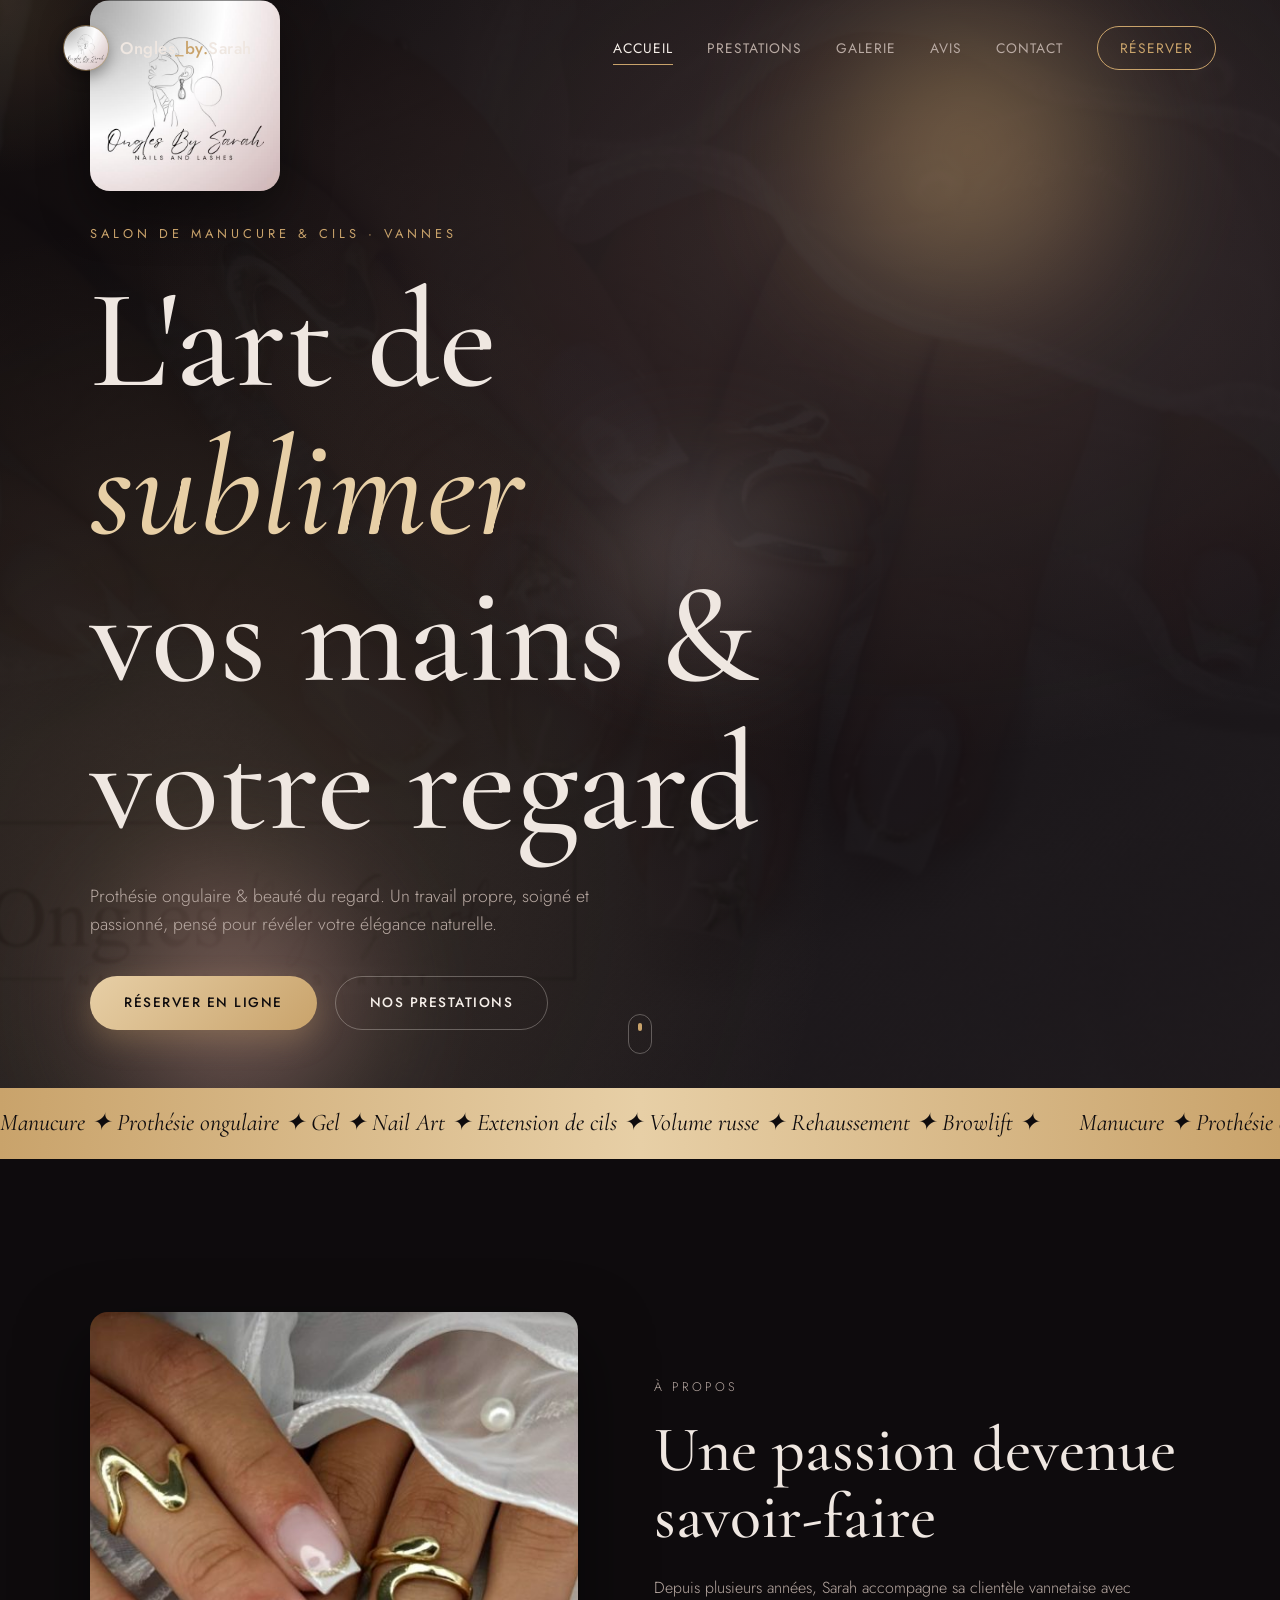
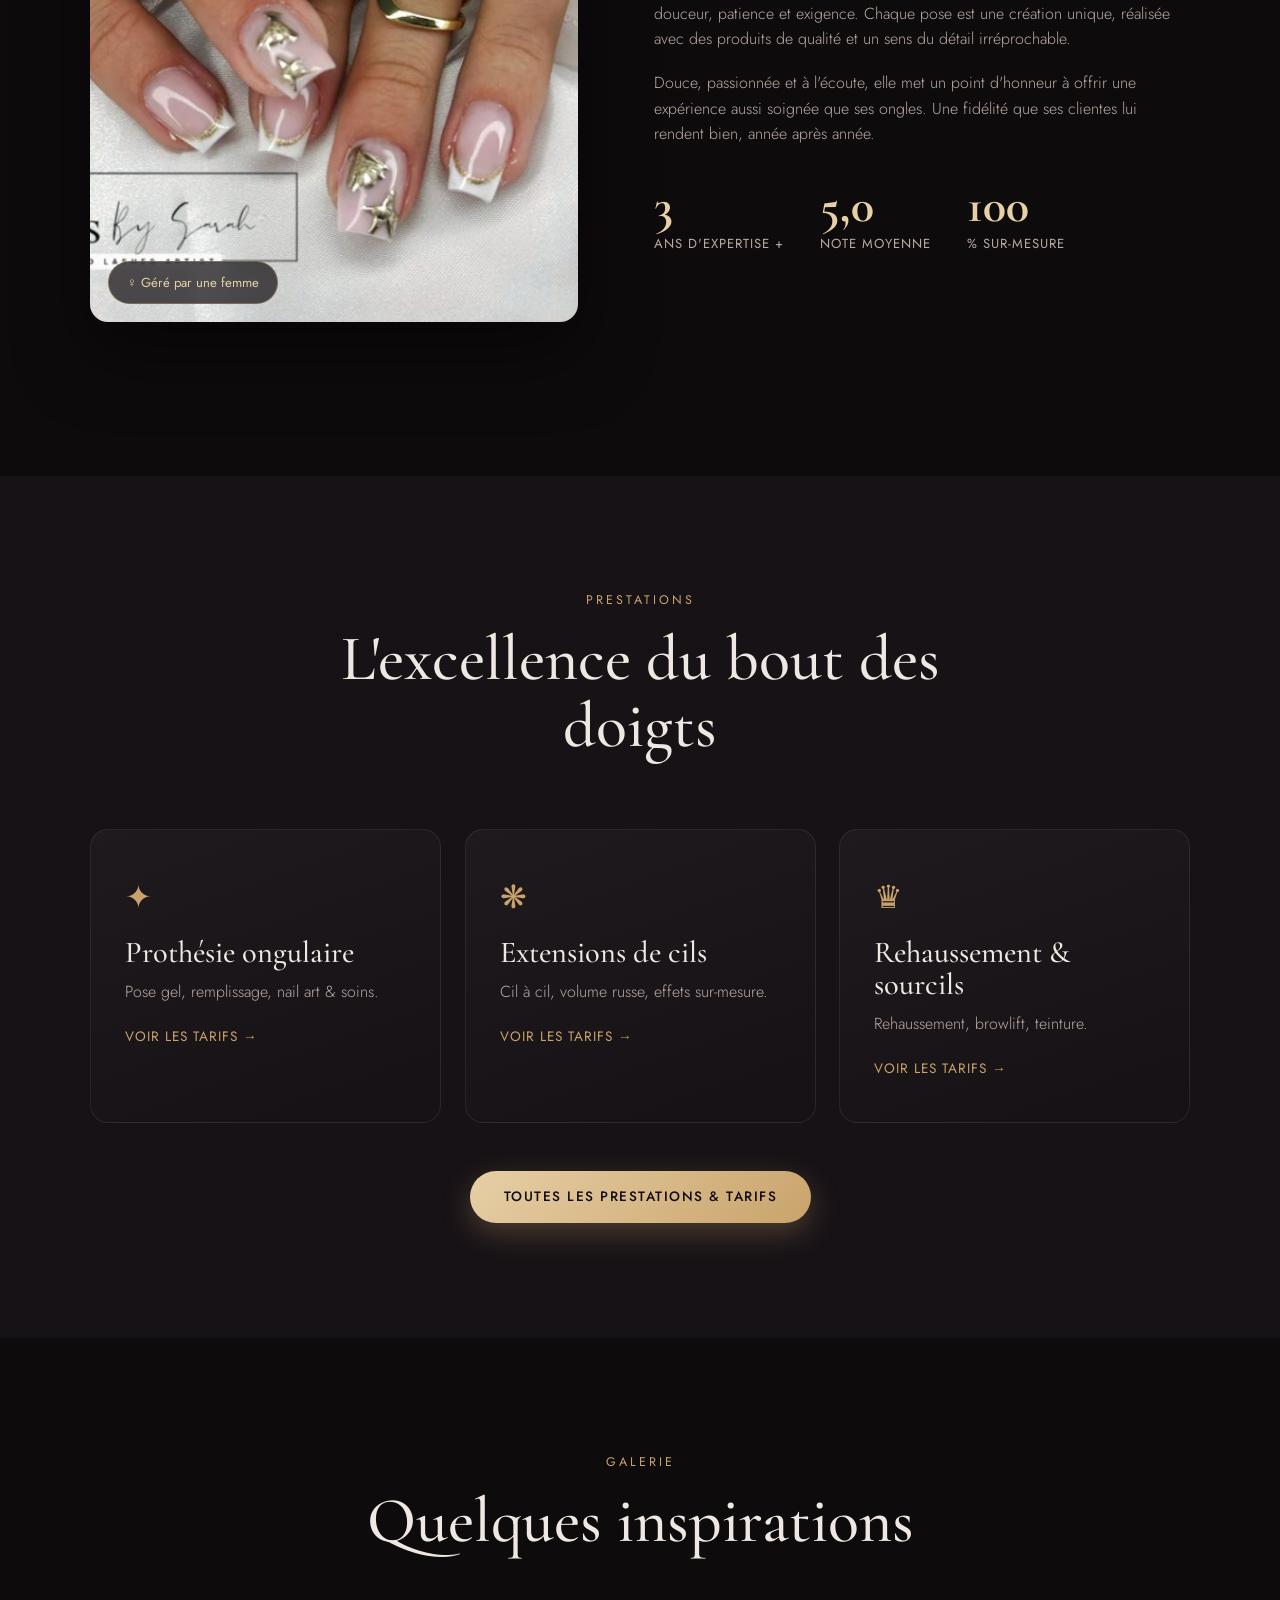
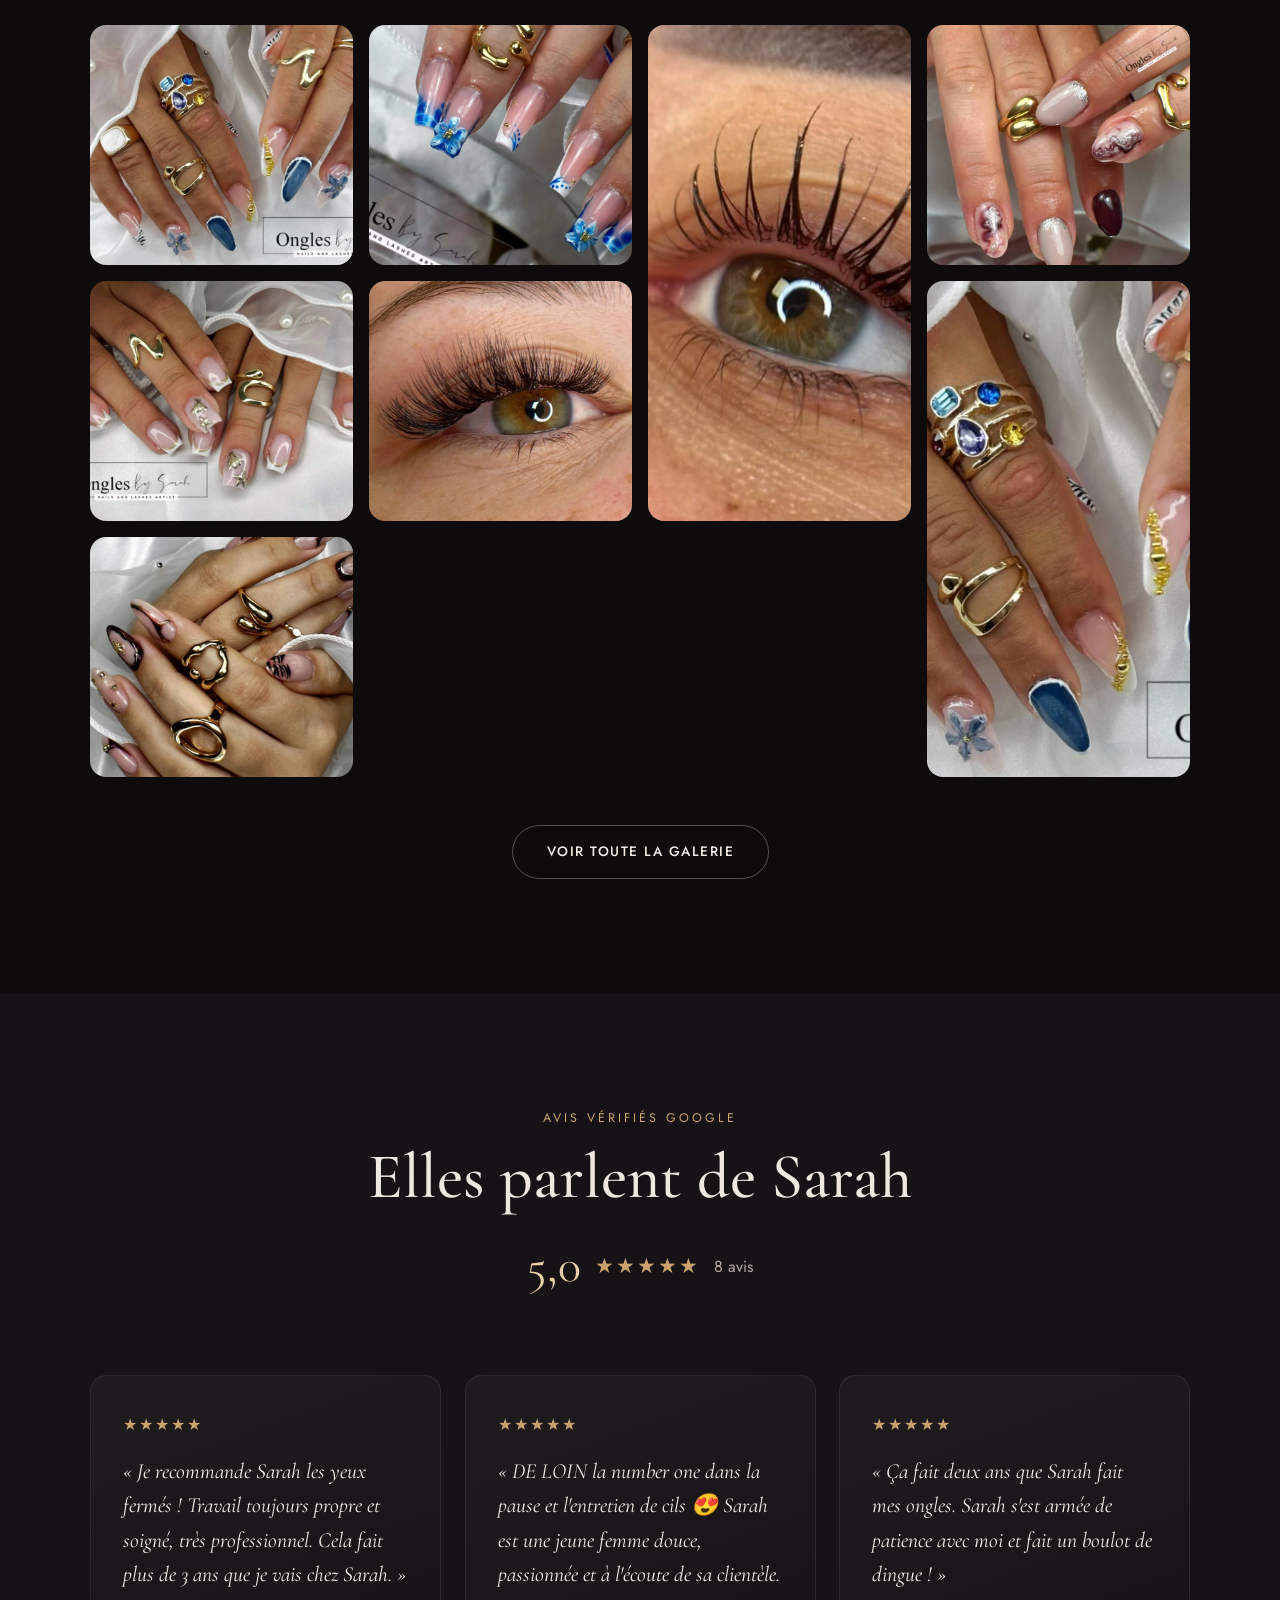
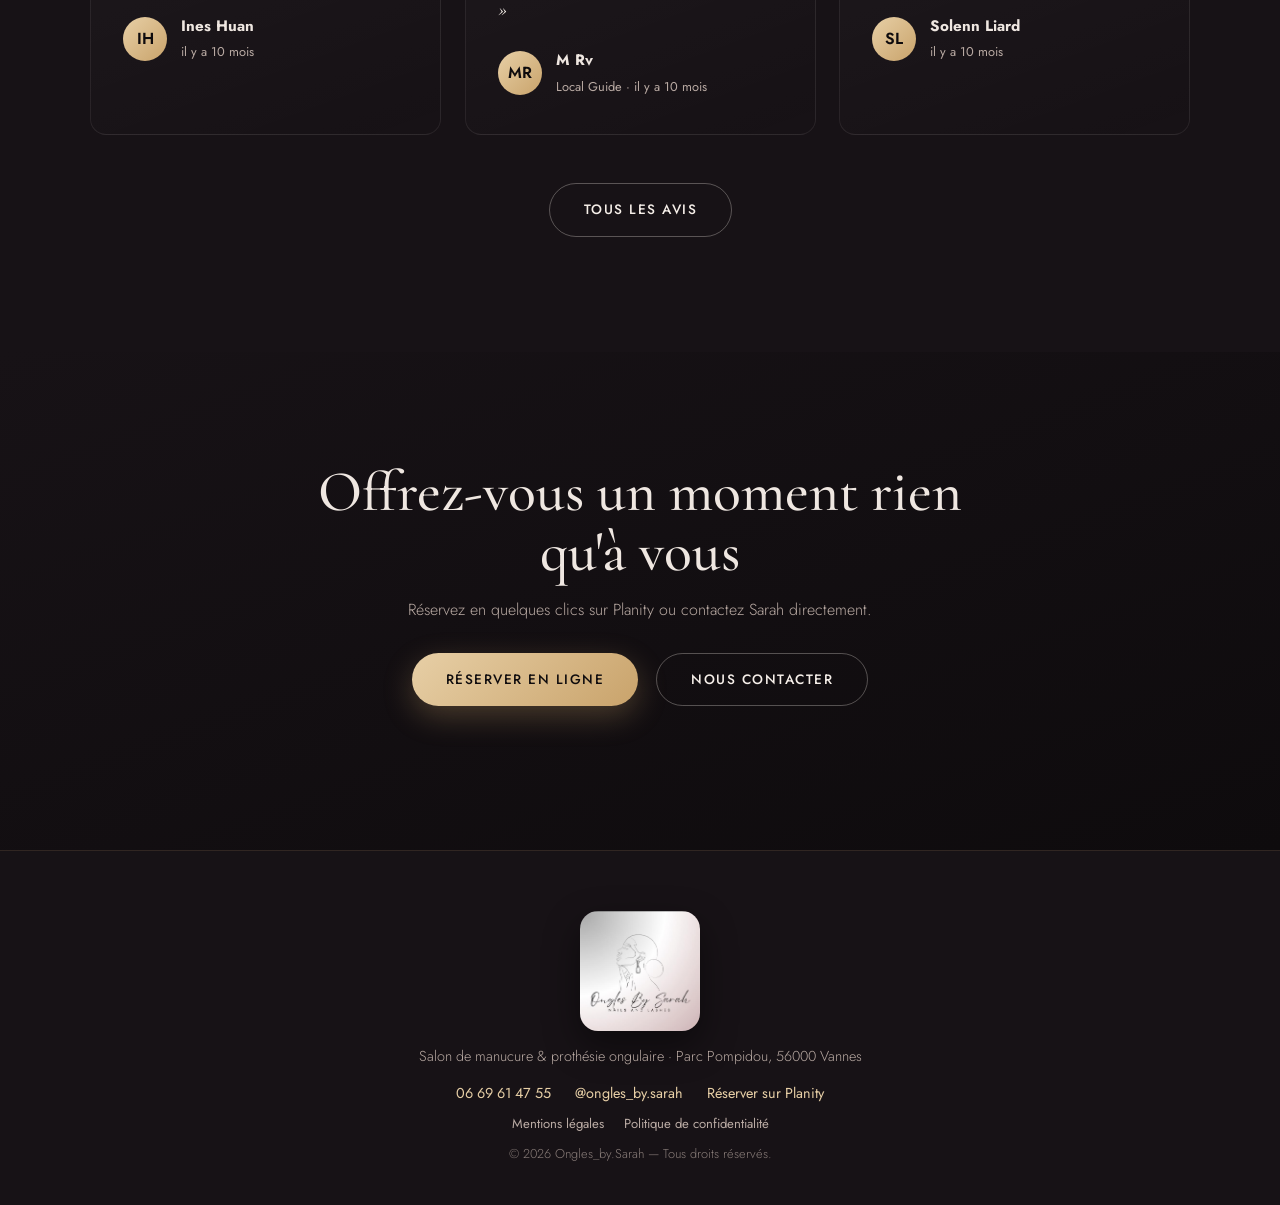
<file: index.html>
<!DOCTYPE html>
<html lang="fr">
<head>
  <meta charset="UTF-8" />
  <meta name="viewport" content="width=device-width, initial-scale=1.0" />
  <title>Ongles_by.Sarah — Salon de manucure &amp; cils de luxe à Vannes</title>
  <meta name="description" content="Ongles_by.Sarah, salon de manucure, prothésie ongulaire et extensions de cils à Vannes. 5,0★ sur 8 avis. Réservez en ligne sur Planity." />
  <link rel="preconnect" href="https://fonts.googleapis.com" />
  <link rel="preconnect" href="https://fonts.gstatic.com" crossorigin />
  <link href="https://fonts.googleapis.com/css2?family=Cormorant+Garamond:ital,wght@0,400;0,500;0,600;1,400&family=Jost:wght@300;400;500;600&display=swap" rel="stylesheet" />
  <link rel="icon" type="image/png" href="assets/logo.png" />
  <link rel="stylesheet" href="styles.css" />
</head>
<body>
  <div class="cursor-glow" id="cursorGlow"></div>
  <header class="header" id="header">
    <a href="index.html" class="brand">
      <img class="brand-logo" src="assets/logo.png" alt="Logo Ongles by Sarah" />
      <span class="brand-text">Ongles<span class="dot">_by.</span>Sarah</span>
    </a>
    <nav class="nav" id="nav">
      <a href="index.html" class="active">Accueil</a>
      <a href="prestations.html">Prestations</a>
      <a href="galerie.html">Galerie</a>
      <a href="avis.html">Avis</a>
      <a href="contact.html">Contact</a>
      <a href="https://www.planity.com/ongles_bysarah-56000-vannes" target="_blank" rel="noopener" class="nav-cta">Réserver</a>
    </nav>
    <button class="burger" id="burger" aria-label="Menu">
      <span></span><span></span><span></span>
    </button>
  </header>
  <section class="hero" id="accueil">
    <div class="hero-photo"></div>
    <div class="hero-bg"></div>
    <div class="orb orb-1"></div>
    <div class="orb orb-2"></div>
    <div class="orb orb-3"></div>
    <div class="hero-content">
      <img class="hero-logo reveal" src="assets/logo.png" alt="Ongles by Sarah — Nails and Lashes" />
      <p class="hero-eyebrow reveal" style="--d:.05s">Salon de manucure &amp; cils · Vannes</p>
      <h1 class="hero-title">
        <span class="reveal" style="--d:.1s">L'art de</span>
        <span class="reveal italic" style="--d:.25s">sublimer</span>
        <span class="reveal" style="--d:.4s">vos mains &amp; votre regard</span>
      </h1>
      <p class="hero-sub reveal" style="--d:.55s">
        Prothésie ongulaire &amp; beauté du regard. Un travail propre, soigné et passionné,
        pensé pour révéler votre élégance naturelle.
      </p>
      <div class="hero-actions reveal" style="--d:.7s">
        <a href="https://www.planity.com/ongles_bysarah-56000-vannes" target="_blank" rel="noopener" class="btn btn-primary">Réserver en ligne</a>
        <a href="prestations.html" class="btn btn-ghost">Nos prestations</a>
      </div>
      <div class="hero-rating reveal" style="--d:.85s">
        <span class="stars">★★★★★</span>
        <span><strong>5,0</strong> · 8 avis Google</span>
      </div>
    </div>
    <div class="scroll-hint"><span></span></div>
  </section>

  <div class="marquee">
    <div class="marquee-track">
      <span>Manucure ✦ Prothésie ongulaire ✦ Gel ✦ Nail Art ✦ Extension de cils ✦ Volume russe ✦ Rehaussement ✦ Browlift ✦</span>
      <span>Manucure ✦ Prothésie ongulaire ✦ Gel ✦ Nail Art ✦ Extension de cils ✦ Volume russe ✦ Rehaussement ✦ Browlift ✦</span>
    </div>
  </div>

  <section class="about" id="apropos">
    <div class="about-visual reveal-up">
      <div class="about-card">
        <img class="about-figure" src="assets/gallery/g15.jpg" alt="Réalisation Ongles by Sarah" loading="lazy" />
        <div class="badge-woman">♀ Géré par une femme</div>
      </div>
    </div>
    <div class="about-text">
      <p class="eyebrow reveal-up">À propos</p>
      <h2 class="reveal-up">Une passion devenue savoir-faire</h2>
      <p class="reveal-up">Depuis plusieurs années, Sarah accompagne sa clientèle vannetaise avec douceur, patience et exigence. Chaque pose est une création unique, réalisée avec des produits de qualité et un sens du détail irréprochable.</p>
      <p class="reveal-up">Douce, passionnée et à l'écoute, elle met un point d'honneur à offrir une expérience aussi soignée que ses ongles. Une fidélité que ses clientes lui rendent bien, année après année.</p>
      <div class="stats">
        <div class="stat reveal-up"><strong data-count="3">0</strong><span>ans d'expertise +</span></div>
        <div class="stat reveal-up"><strong data-count="5" data-suffix=",0">0</strong><span>note moyenne</span></div>
        <div class="stat reveal-up"><strong data-count="100">0</strong><span>% sur-mesure</span></div>
      </div>
    </div>
  </section>

  <section class="services">
    <div class="section-head">
      <p class="eyebrow reveal-up">Prestations</p>
      <h2 class="reveal-up">L'excellence du bout des doigts</h2>
    </div>
    <div class="cat-cards">
        <a href="prestations.html" class="cat-card reveal-up">
          <span class="cat-ico">✦</span>
          <h3>Prothésie ongulaire</h3>
          <p>Pose gel, remplissage, nail art &amp; soins.</p>
          <span class="cat-link">Voir les tarifs →</span>
        </a>
        <a href="prestations.html" class="cat-card reveal-up">
          <span class="cat-ico">❋</span>
          <h3>Extensions de cils</h3>
          <p>Cil à cil, volume russe, effets sur-mesure.</p>
          <span class="cat-link">Voir les tarifs →</span>
        </a>
        <a href="prestations.html" class="cat-card reveal-up">
          <span class="cat-ico">♛</span>
          <h3>Rehaussement &amp; sourcils</h3>
          <p>Rehaussement, browlift, teinture.</p>
          <span class="cat-link">Voir les tarifs →</span>
        </a>
    </div>
    <div class="center-cta reveal-up"><a href="prestations.html" class="btn btn-primary">Toutes les prestations &amp; tarifs</a></div>
  </section>

  <section class="gallery">
    <div class="section-head">
      <p class="eyebrow reveal-up">Galerie</p>
      <h2 class="reveal-up">Quelques inspirations</h2>
    </div>
    <div class="gallery-grid">
      <figure class="g-item reveal-up"><img src="assets/gallery/g03.jpg" alt="Réalisation Ongles by Sarah" loading="lazy" class="zoomable" tabindex="0"></figure>
      <figure class="g-item reveal-up"><img src="assets/gallery/g07.jpg" alt="Réalisation Ongles by Sarah" loading="lazy" class="zoomable" tabindex="0"></figure>
      <figure class="g-item tall reveal-up"><img src="assets/gallery/g16.jpg" alt="Réalisation Ongles by Sarah" loading="lazy" class="zoomable" tabindex="0"></figure>
      <figure class="g-item reveal-up"><img src="assets/gallery/g12.jpg" alt="Réalisation Ongles by Sarah" loading="lazy" class="zoomable" tabindex="0"></figure>
      <figure class="g-item reveal-up"><img src="assets/gallery/g15.jpg" alt="Réalisation Ongles by Sarah" loading="lazy" class="zoomable" tabindex="0"></figure>
      <figure class="g-item reveal-up"><img src="assets/gallery/g18.jpg" alt="Réalisation Ongles by Sarah" loading="lazy" class="zoomable" tabindex="0"></figure>
      <figure class="g-item tall reveal-up"><img src="assets/gallery/g17.jpg" alt="Réalisation Ongles by Sarah" loading="lazy" class="zoomable" tabindex="0"></figure>
      <figure class="g-item reveal-up"><img src="assets/gallery/g19.jpg" alt="Réalisation Ongles by Sarah" loading="lazy" class="zoomable" tabindex="0"></figure>
    </div>
    <div class="center-cta reveal-up"><a href="galerie.html" class="btn btn-ghost">Voir toute la galerie</a></div>
  </section>

  <section class="reviews">
    <div class="section-head">
      <p class="eyebrow reveal-up">Avis vérifiés Google</p>
      <h2 class="reveal-up">Elles parlent de Sarah</h2>
      <div class="reviews-score reveal-up">
        <span class="big">5,0</span><span class="stars">★★★★★</span><span class="count">8 avis</span>
      </div>
    </div>
    <div class="reviews-grid">
      <blockquote class="review reveal-up"><div class="stars">★★★★★</div><p>« Je recommande Sarah les yeux fermés ! Travail toujours propre et soigné, très professionnel. Cela fait plus de 3 ans que je vais chez Sarah. »</p><footer><span class="avatar">IH</span><span><strong>Ines Huan</strong><small>il y a 10 mois</small></span></footer></blockquote>
      <blockquote class="review reveal-up"><div class="stars">★★★★★</div><p>« DE LOIN la number one dans la pause et l'entretien de cils 😍 Sarah est une jeune femme douce, passionnée et à l'écoute de sa clientèle. »</p><footer><span class="avatar">MR</span><span><strong>M Rv</strong><small>Local Guide · il y a 10 mois</small></span></footer></blockquote>
      <blockquote class="review reveal-up"><div class="stars">★★★★★</div><p>« Ça fait deux ans que Sarah fait mes ongles. Sarah s'est armée de patience avec moi et fait un boulot de dingue ! »</p><footer><span class="avatar">SL</span><span><strong>Solenn Liard</strong><small>il y a 10 mois</small></span></footer></blockquote>
    </div>
    <div class="center-cta reveal-up"><a href="avis.html" class="btn btn-ghost">Tous les avis</a></div>
  </section>

  <section class="cta-band">
    <div class="cta-inner reveal-up">
      <h2>Offrez-vous un moment rien qu'à vous</h2>
      <p>Réservez en quelques clics sur Planity ou contactez Sarah directement.</p>
      <div class="hero-actions">
        <a href="https://www.planity.com/ongles_bysarah-56000-vannes" target="_blank" rel="noopener" class="btn btn-primary">Réserver en ligne</a>
        <a href="contact.html" class="btn btn-ghost">Nous contacter</a>
      </div>
    </div>
  </section>
  <footer class="footer">
    <div class="footer-brand">
      <img class="footer-logo" src="assets/logo.png" alt="Ongles by Sarah" />
    </div>
    <p>Salon de manucure &amp; prothésie ongulaire · Parc Pompidou, 56000 Vannes</p>
    <div class="footer-links">
      <a href="tel:+33669614755">06 69 61 47 55</a>
      <a href="https://www.instagram.com/ongles_by.sarah" target="_blank" rel="noopener">@ongles_by.sarah</a>
      <a href="https://www.planity.com/ongles_bysarah-56000-vannes" target="_blank" rel="noopener">Réserver sur Planity</a>
    </div>
    <div class="footer-legal">
      <a href="mentions-legales.html">Mentions légales</a>
      <a href="confidentialite.html">Politique de confidentialité</a>
    </div>
    <p class="copy">© <span id="year"></span> Ongles_by.Sarah — Tous droits réservés.</p>
  </footer>
  <script src="script.js"></script>
</body>
</html>
</file>
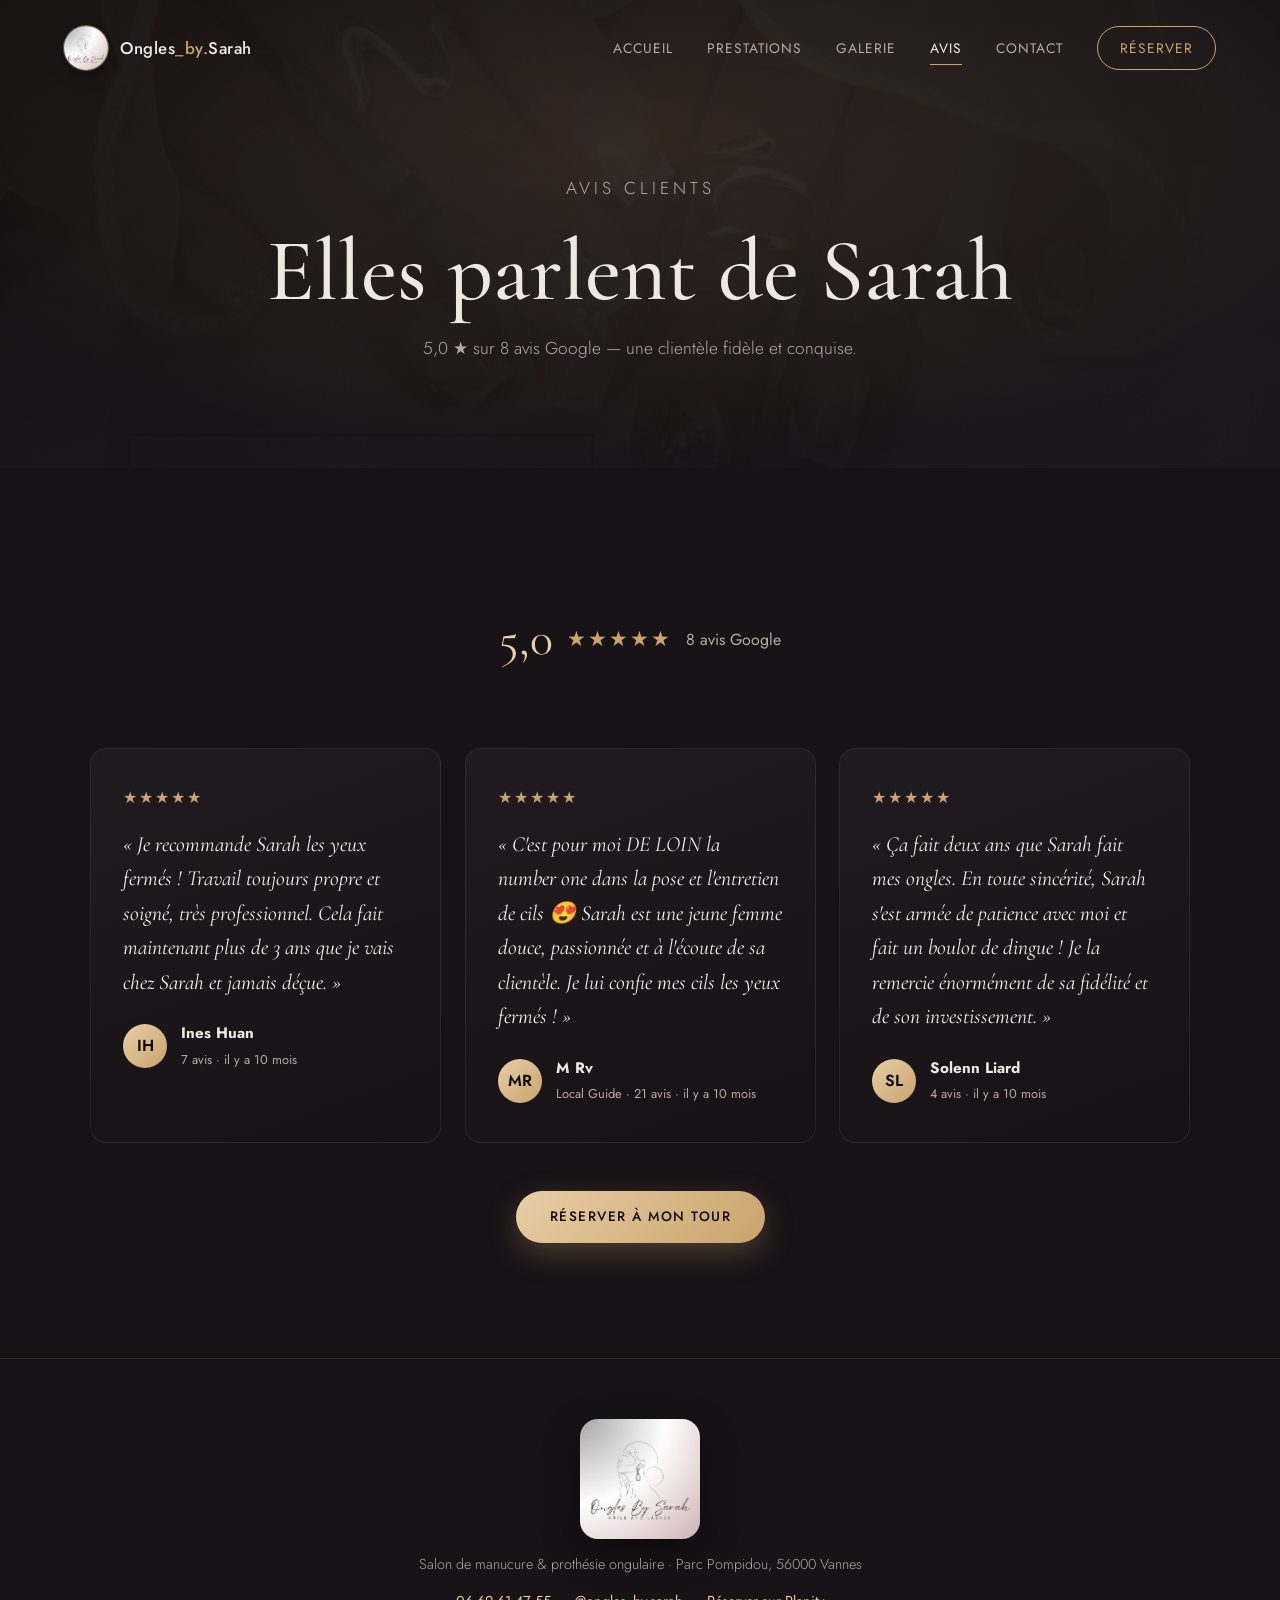
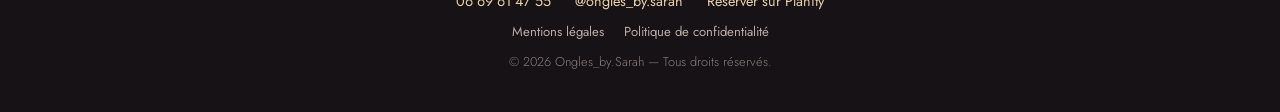
<file: avis.html>
<!DOCTYPE html>
<html lang="fr">
<head>
  <meta charset="UTF-8" />
  <meta name="viewport" content="width=device-width, initial-scale=1.0" />
  <title>Avis clients — Ongles_by.Sarah Vannes</title>
  <meta name="description" content="Les avis clients Ongles_by.Sarah : 5,0★ sur 8 avis Google. Découvrez les témoignages." />
  <link rel="preconnect" href="https://fonts.googleapis.com" />
  <link rel="preconnect" href="https://fonts.gstatic.com" crossorigin />
  <link href="https://fonts.googleapis.com/css2?family=Cormorant+Garamond:ital,wght@0,400;0,500;0,600;1,400&family=Jost:wght@300;400;500;600&display=swap" rel="stylesheet" />
  <link rel="icon" type="image/png" href="assets/logo.png" />
  <link rel="stylesheet" href="styles.css" />
</head>
<body>
  <div class="cursor-glow" id="cursorGlow"></div>
  <header class="header" id="header">
    <a href="index.html" class="brand">
      <img class="brand-logo" src="assets/logo.png" alt="Logo Ongles by Sarah" />
      <span class="brand-text">Ongles<span class="dot">_by.</span>Sarah</span>
    </a>
    <nav class="nav" id="nav">
      <a href="index.html">Accueil</a>
      <a href="prestations.html">Prestations</a>
      <a href="galerie.html">Galerie</a>
      <a href="avis.html" class="active">Avis</a>
      <a href="contact.html">Contact</a>
      <a href="https://www.planity.com/ongles_bysarah-56000-vannes" target="_blank" rel="noopener" class="nav-cta">Réserver</a>
    </nav>
    <button class="burger" id="burger" aria-label="Menu">
      <span></span><span></span><span></span>
    </button>
  </header>
  <section class="page-hero">
    <div class="page-hero-overlay"></div>
    <div class="page-hero-content">
      <p class="hero-eyebrow reveal">Avis clients</p>
      <h1 class="reveal" style="--d:.1s">Elles parlent de Sarah</h1>
      <p class="reveal" style="--d:.25s">5,0 ★ sur 8 avis Google — une clientèle fidèle et conquise.</p>
    </div>
  </section>
  <section class="reviews">
    <div class="section-head">
      <div class="reviews-score reveal-up">
        <span class="big">5,0</span><span class="stars">★★★★★</span><span class="count">8 avis Google</span>
      </div>
    </div>
    <div class="reviews-grid">
      <blockquote class="review reveal-up"><div class="stars">★★★★★</div><p>« Je recommande Sarah les yeux fermés ! Travail toujours propre et soigné, très professionnel. Cela fait maintenant plus de 3 ans que je vais chez Sarah et jamais déçue. »</p><footer><span class="avatar">IH</span><span><strong>Ines Huan</strong><small>7 avis · il y a 10 mois</small></span></footer></blockquote>
      <blockquote class="review reveal-up"><div class="stars">★★★★★</div><p>« C'est pour moi DE LOIN la number one dans la pose et l'entretien de cils 😍 Sarah est une jeune femme douce, passionnée et à l'écoute de sa clientèle. Je lui confie mes cils les yeux fermés ! »</p><footer><span class="avatar">MR</span><span><strong>M Rv</strong><small>Local Guide · 21 avis · il y a 10 mois</small></span></footer></blockquote>
      <blockquote class="review reveal-up"><div class="stars">★★★★★</div><p>« Ça fait deux ans que Sarah fait mes ongles. En toute sincérité, Sarah s'est armée de patience avec moi et fait un boulot de dingue ! Je la remercie énormément de sa fidélité et de son investissement. »</p><footer><span class="avatar">SL</span><span><strong>Solenn Liard</strong><small>4 avis · il y a 10 mois</small></span></footer></blockquote>
    </div>
    <div class="center-cta reveal-up"><a href="https://www.planity.com/ongles_bysarah-56000-vannes" target="_blank" rel="noopener" class="btn btn-primary">Réserver à mon tour</a></div>
  </section>
  <footer class="footer">
    <div class="footer-brand">
      <img class="footer-logo" src="assets/logo.png" alt="Ongles by Sarah" />
    </div>
    <p>Salon de manucure &amp; prothésie ongulaire · Parc Pompidou, 56000 Vannes</p>
    <div class="footer-links">
      <a href="tel:+33669614755">06 69 61 47 55</a>
      <a href="https://www.instagram.com/ongles_by.sarah" target="_blank" rel="noopener">@ongles_by.sarah</a>
      <a href="https://www.planity.com/ongles_bysarah-56000-vannes" target="_blank" rel="noopener">Réserver sur Planity</a>
    </div>
    <div class="footer-legal">
      <a href="mentions-legales.html">Mentions légales</a>
      <a href="confidentialite.html">Politique de confidentialité</a>
    </div>
    <p class="copy">© <span id="year"></span> Ongles_by.Sarah — Tous droits réservés.</p>
  </footer>
  <script src="script.js"></script>
</body>
</html>
</file>
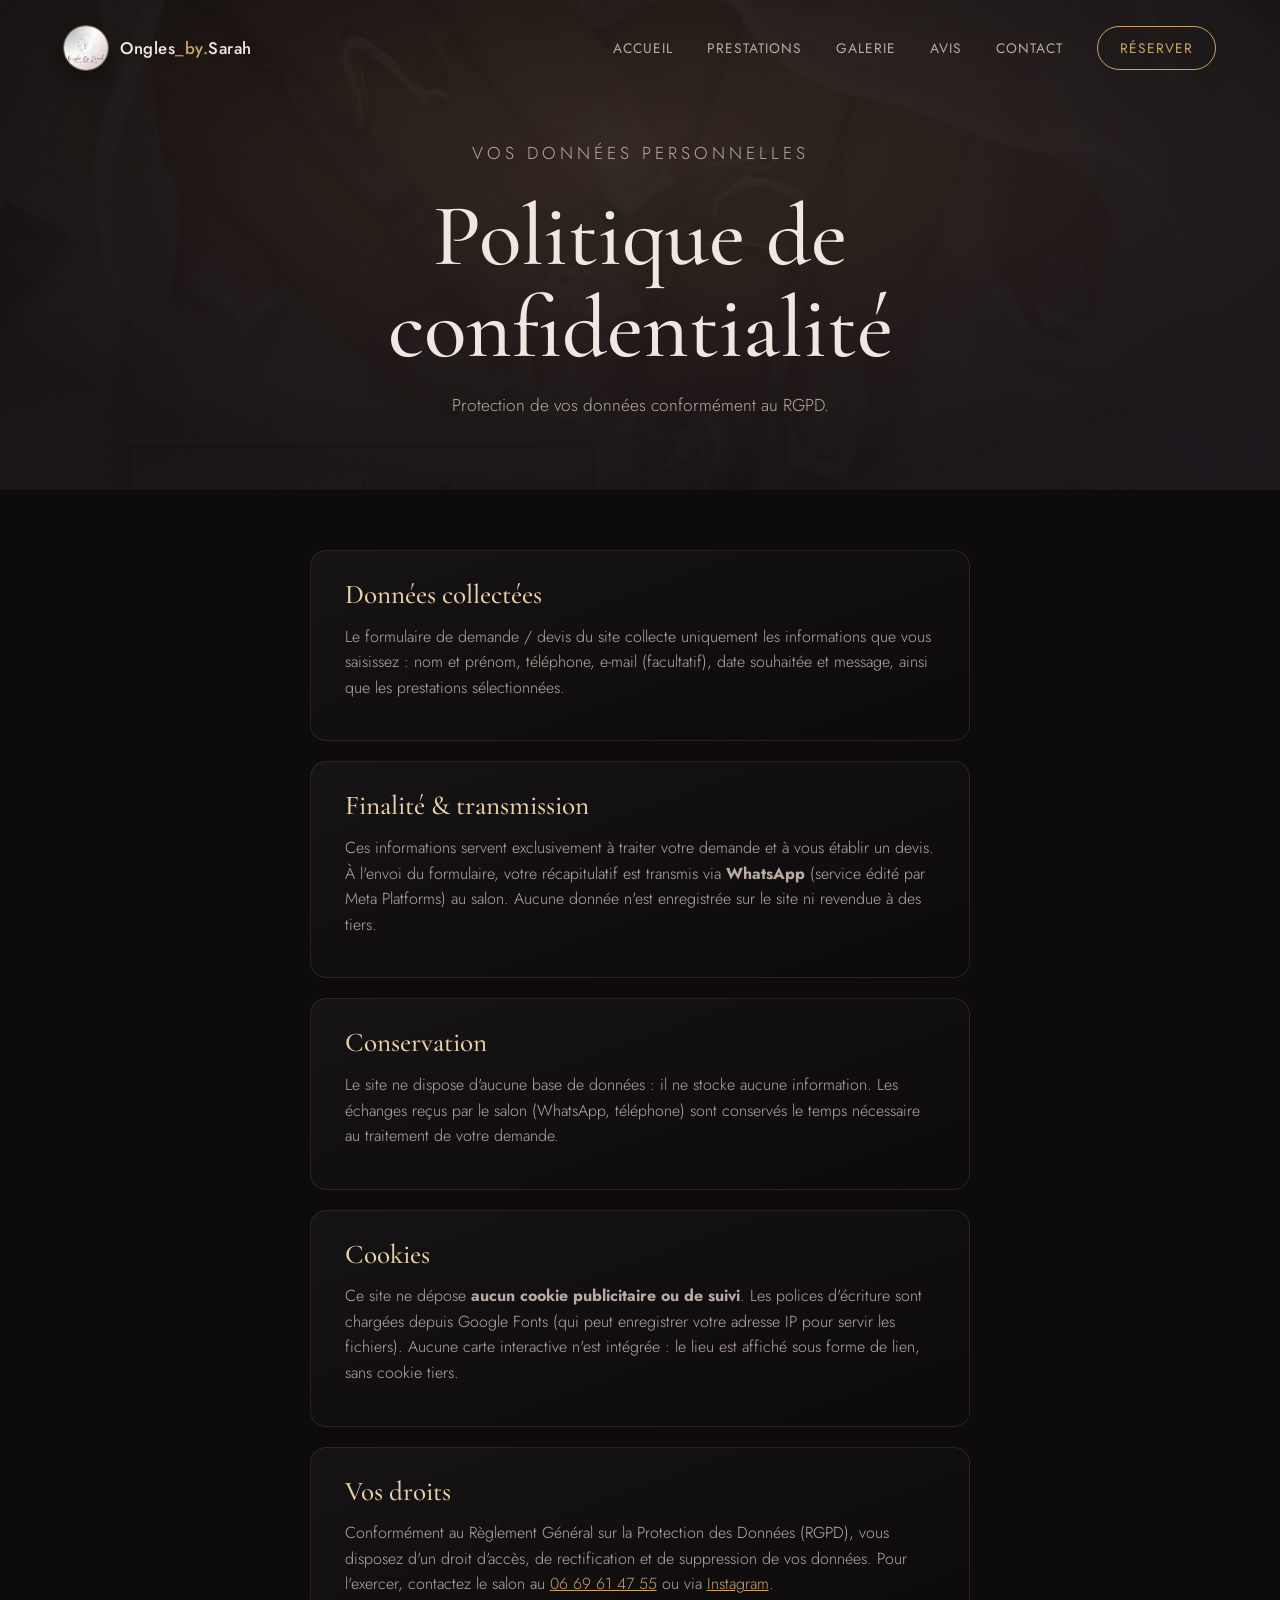
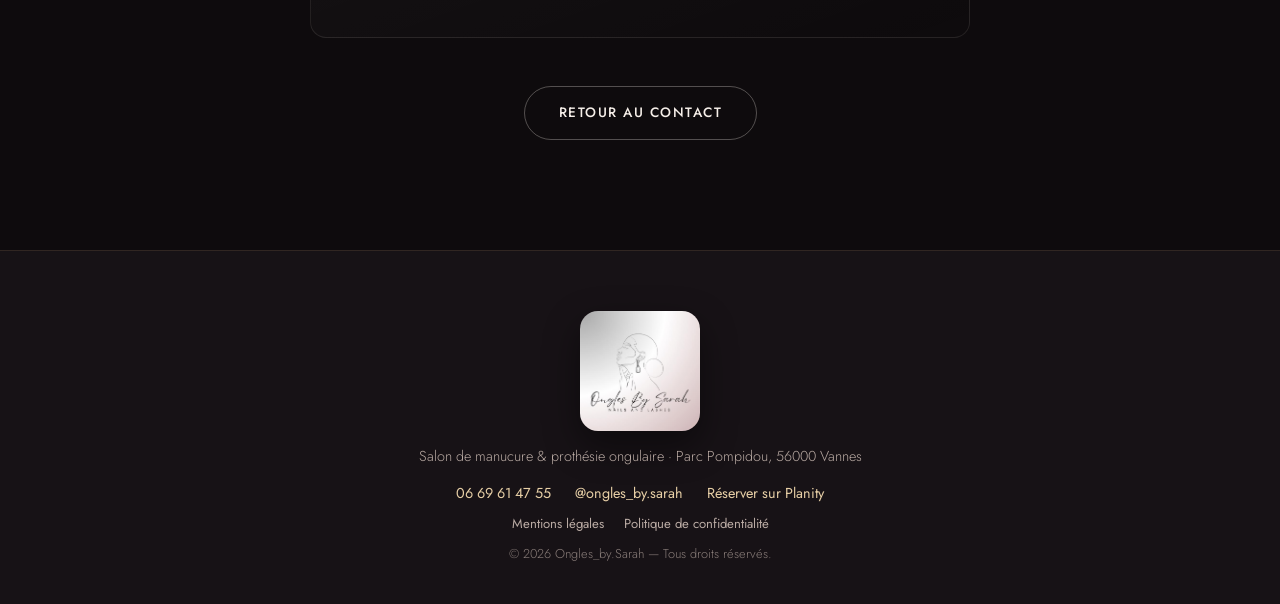
<file: confidentialite.html>
<!DOCTYPE html>
<html lang="fr">
<head>
  <meta charset="UTF-8" />
  <meta name="viewport" content="width=device-width, initial-scale=1.0" />
  <title>Politique de confidentialité — Ongles_by.Sarah Vannes</title>
  <meta name="description" content="Politique de confidentialité et protection des données (RGPD) du site Ongles_by.Sarah à Vannes." />
  <link rel="preconnect" href="https://fonts.googleapis.com" />
  <link rel="preconnect" href="https://fonts.gstatic.com" crossorigin />
  <link href="https://fonts.googleapis.com/css2?family=Cormorant+Garamond:ital,wght@0,400;0,500;0,600;1,400&family=Jost:wght@300;400;500;600&display=swap" rel="stylesheet" />
  <link rel="icon" type="image/png" href="assets/logo.png" />
  <link rel="stylesheet" href="styles.css" />
</head>
<body>
  <div class="cursor-glow" id="cursorGlow"></div>
  <header class="header" id="header">
    <a href="index.html" class="brand">
      <img class="brand-logo" src="assets/logo.png" alt="Logo Ongles by Sarah" />
      <span class="brand-text">Ongles<span class="dot">_by.</span>Sarah</span>
    </a>
    <nav class="nav" id="nav">
      <a href="index.html">Accueil</a>
      <a href="prestations.html">Prestations</a>
      <a href="galerie.html">Galerie</a>
      <a href="avis.html">Avis</a>
      <a href="contact.html">Contact</a>
      <a href="https://www.planity.com/ongles_bysarah-56000-vannes" target="_blank" rel="noopener" class="nav-cta">Réserver</a>
    </nav>
    <button class="burger" id="burger" aria-label="Menu">
      <span></span><span></span><span></span>
    </button>
  </header>
  <section class="page-hero">
    <div class="page-hero-overlay"></div>
    <div class="page-hero-content">
      <p class="hero-eyebrow reveal">Vos données personnelles</p>
      <h1 class="reveal" style="--d:.1s">Politique de confidentialité</h1>
      <p class="reveal" style="--d:.25s">Protection de vos données conformément au RGPD.</p>
    </div>
  </section>
  <section class="legal">
    <article class="legal-card">
      <h2>Données collectées</h2>
      <p>Le formulaire de demande / devis du site collecte uniquement les informations que vous saisissez : nom et prénom, téléphone, e-mail (facultatif), date souhaitée et message, ainsi que les prestations sélectionnées.</p>
    </article>
    <article class="legal-card">
      <h2>Finalité &amp; transmission</h2>
      <p>Ces informations servent exclusivement à traiter votre demande et à vous établir un devis. À l'envoi du formulaire, votre récapitulatif est transmis via <strong>WhatsApp</strong> (service édité par Meta Platforms) au salon. Aucune donnée n'est enregistrée sur le site ni revendue à des tiers.</p>
    </article>
    <article class="legal-card">
      <h2>Conservation</h2>
      <p>Le site ne dispose d'aucune base de données : il ne stocke aucune information. Les échanges reçus par le salon (WhatsApp, téléphone) sont conservés le temps nécessaire au traitement de votre demande.</p>
    </article>
    <article class="legal-card">
      <h2>Cookies</h2>
      <p>Ce site ne dépose <strong>aucun cookie publicitaire ou de suivi</strong>. Les polices d'écriture sont chargées depuis Google Fonts (qui peut enregistrer votre adresse IP pour servir les fichiers). Aucune carte interactive n'est intégrée : le lieu est affiché sous forme de lien, sans cookie tiers.</p>
    </article>
    <article class="legal-card">
      <h2>Vos droits</h2>
      <p>Conformément au Règlement Général sur la Protection des Données (RGPD), vous disposez d'un droit d'accès, de rectification et de suppression de vos données. Pour l'exercer, contactez le salon au <a href="tel:+33669614755">06 69 61 47 55</a> ou via <a href="https://www.instagram.com/ongles_by.sarah" target="_blank" rel="noopener">Instagram</a>.</p>
    </article>
    <div class="center-cta reveal-up"><a href="contact.html" class="btn btn-ghost">Retour au contact</a></div>
  </section>
  <footer class="footer">
    <div class="footer-brand">
      <img class="footer-logo" src="assets/logo.png" alt="Ongles by Sarah" />
    </div>
    <p>Salon de manucure &amp; prothésie ongulaire · Parc Pompidou, 56000 Vannes</p>
    <div class="footer-links">
      <a href="tel:+33669614755">06 69 61 47 55</a>
      <a href="https://www.instagram.com/ongles_by.sarah" target="_blank" rel="noopener">@ongles_by.sarah</a>
      <a href="https://www.planity.com/ongles_bysarah-56000-vannes" target="_blank" rel="noopener">Réserver sur Planity</a>
    </div>
    <div class="footer-legal">
      <a href="mentions-legales.html">Mentions légales</a>
      <a href="confidentialite.html">Politique de confidentialité</a>
    </div>
    <p class="copy">© <span id="year"></span> Ongles_by.Sarah — Tous droits réservés.</p>
  </footer>
  <script src="script.js"></script>
</body>
</html>
</file>
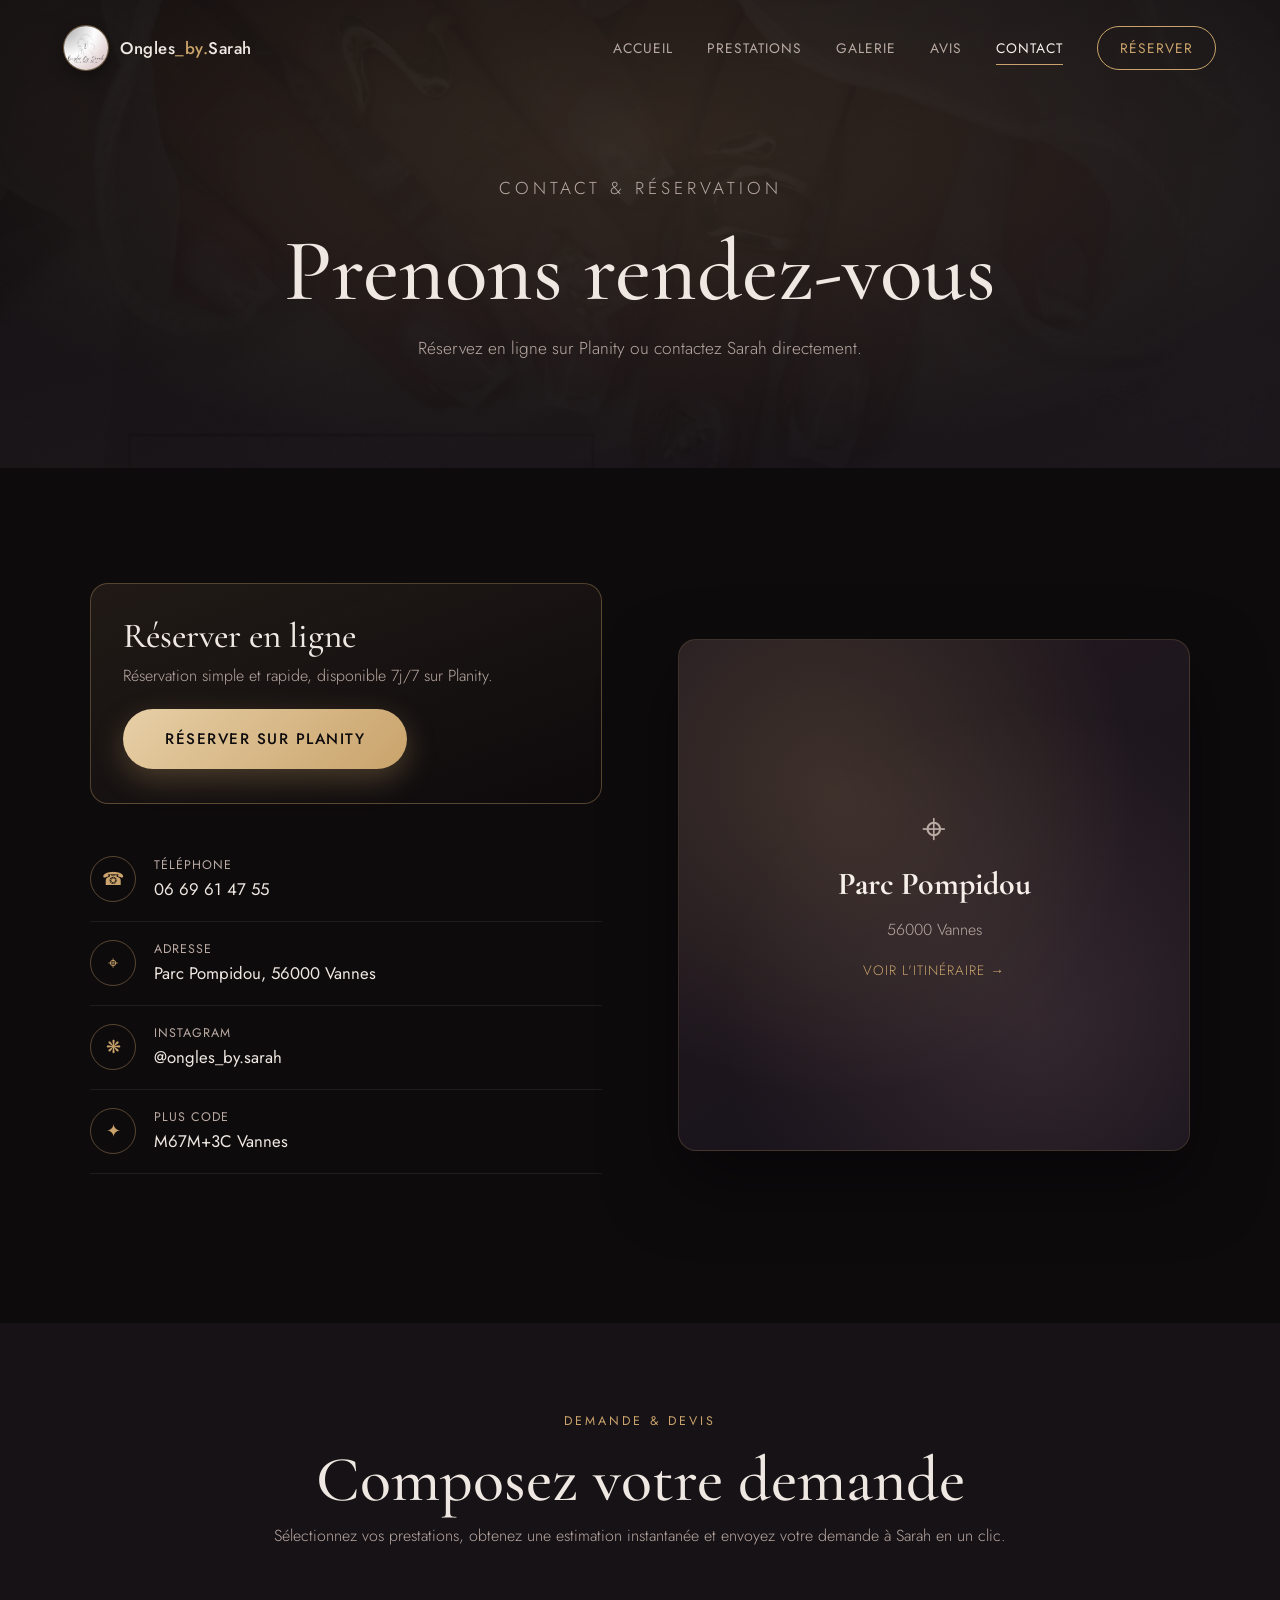
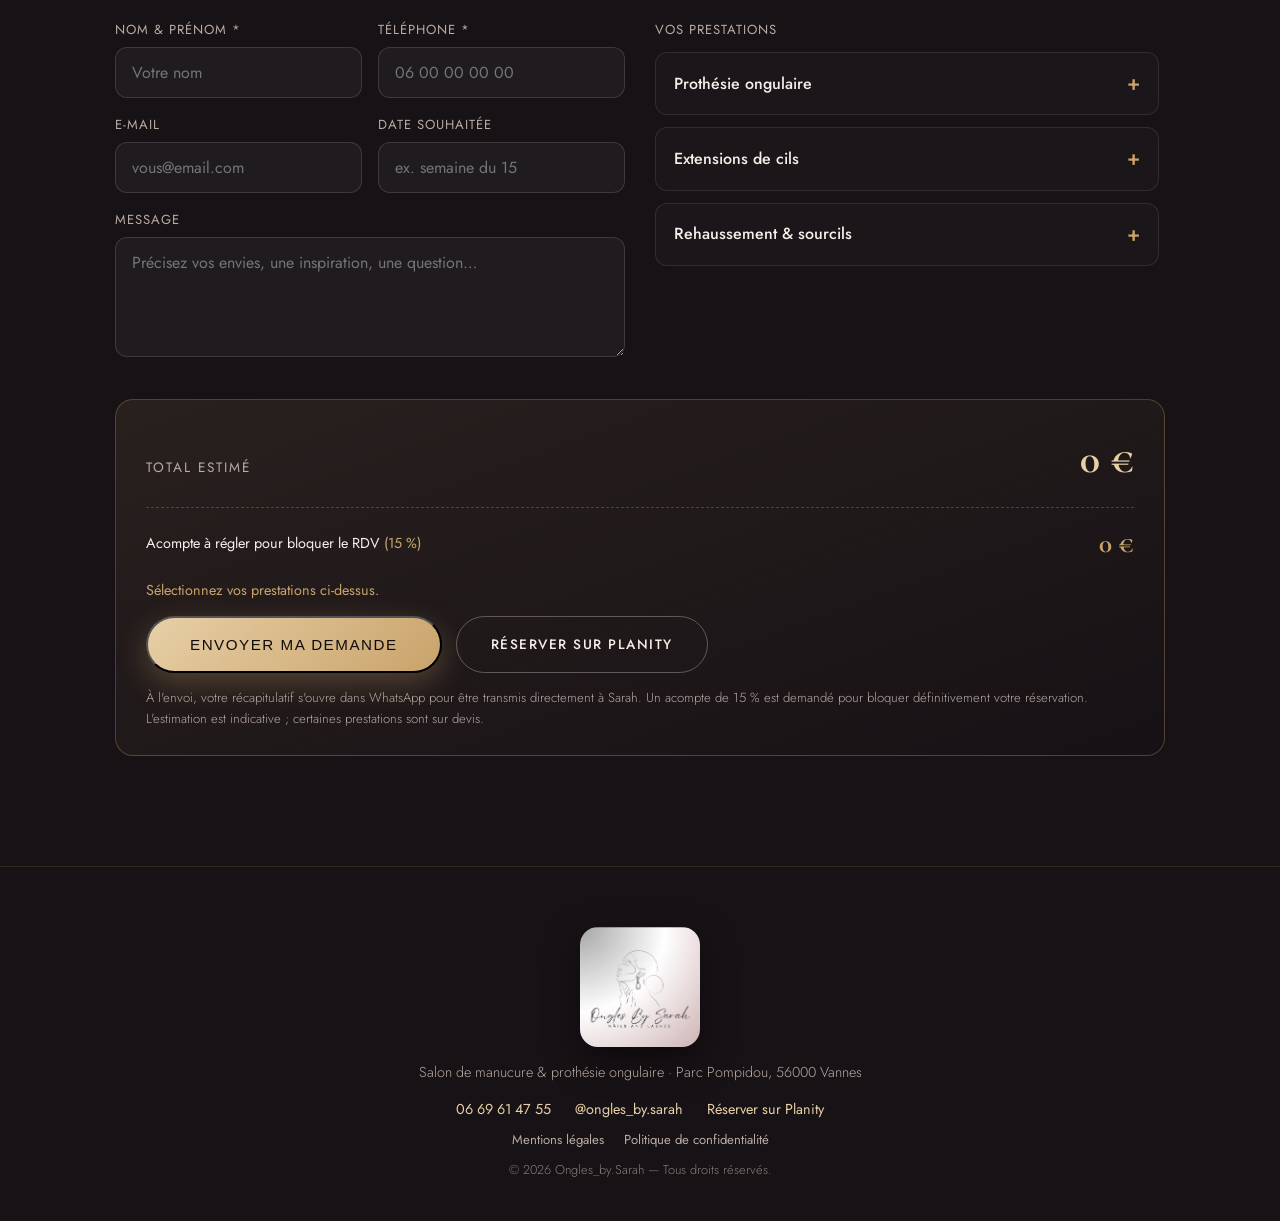
<file: contact.html>
<!DOCTYPE html>
<html lang="fr">
<head>
  <meta charset="UTF-8" />
  <meta name="viewport" content="width=device-width, initial-scale=1.0" />
  <title>Contact &amp; Réservation — Ongles_by.Sarah Vannes</title>
  <meta name="description" content="Contact et réservation Ongles_by.Sarah à Vannes : téléphone, adresse, Instagram et réservation en ligne Planity." />
  <link rel="preconnect" href="https://fonts.googleapis.com" />
  <link rel="preconnect" href="https://fonts.gstatic.com" crossorigin />
  <link href="https://fonts.googleapis.com/css2?family=Cormorant+Garamond:ital,wght@0,400;0,500;0,600;1,400&family=Jost:wght@300;400;500;600&display=swap" rel="stylesheet" />
  <link rel="icon" type="image/png" href="assets/logo.png" />
  <link rel="stylesheet" href="styles.css" />
</head>
<body>
  <div class="cursor-glow" id="cursorGlow"></div>
  <header class="header" id="header">
    <a href="index.html" class="brand">
      <img class="brand-logo" src="assets/logo.png" alt="Logo Ongles by Sarah" />
      <span class="brand-text">Ongles<span class="dot">_by.</span>Sarah</span>
    </a>
    <nav class="nav" id="nav">
      <a href="index.html">Accueil</a>
      <a href="prestations.html">Prestations</a>
      <a href="galerie.html">Galerie</a>
      <a href="avis.html">Avis</a>
      <a href="contact.html" class="active">Contact</a>
      <a href="https://www.planity.com/ongles_bysarah-56000-vannes" target="_blank" rel="noopener" class="nav-cta">Réserver</a>
    </nav>
    <button class="burger" id="burger" aria-label="Menu">
      <span></span><span></span><span></span>
    </button>
  </header>
  <section class="page-hero">
    <div class="page-hero-overlay"></div>
    <div class="page-hero-content">
      <p class="hero-eyebrow reveal">Contact &amp; Réservation</p>
      <h1 class="reveal" style="--d:.1s">Prenons rendez-vous</h1>
      <p class="reveal" style="--d:.25s">Réservez en ligne sur Planity ou contactez Sarah directement.</p>
    </div>
  </section>
  <section class="contact">
    <div class="contact-inner">
      <div class="contact-text">
        <div class="planity-cta reveal-up">
          <h2>Réserver en ligne</h2>
          <p>Réservation simple et rapide, disponible 7j/7 sur Planity.</p>
          <a href="https://www.planity.com/ongles_bysarah-56000-vannes" target="_blank" rel="noopener" class="btn btn-primary big">Réserver sur Planity</a>
        </div>
        <div class="contact-list">
          <a class="contact-row reveal-up" href="tel:+33669614755"><span class="ci">☎</span><span><small>Téléphone</small>06 69 61 47 55</span></a>
          <a class="contact-row reveal-up" href="https://maps.google.com/?q=Parc+Pompidou,+56000+Vannes" target="_blank" rel="noopener"><span class="ci">⌖</span><span><small>Adresse</small>Parc Pompidou, 56000 Vannes</span></a>
          <a class="contact-row reveal-up" href="https://www.instagram.com/ongles_by.sarah" target="_blank" rel="noopener"><span class="ci">❋</span><span><small>Instagram</small>@ongles_by.sarah</span></a>
          <div class="contact-row reveal-up"><span class="ci">✦</span><span><small>Plus Code</small>M67M+3C Vannes</span></div>
        </div>
      </div>
      <a class="contact-map reveal-up" href="https://maps.google.com/?q=Parc+Pompidou,+56000+Vannes" target="_blank" rel="noopener" aria-label="Voir l'itinéraire sur Google Maps">
        <div class="map-card">
          <span class="map-pin">⌖</span>
          <strong>Parc Pompidou</strong>
          <span>56000 Vannes</span>
          <span class="map-link">Voir l'itinéraire →</span>
        </div>
      </a>
    </div>
  </section>

  <section class="quote">
    <div class="section-head">
      <p class="eyebrow reveal-up">Demande &amp; devis</p>
      <h2 class="reveal-up">Composez votre demande</h2>
      <p class="reveal-up sub">Sélectionnez vos prestations, obtenez une estimation instantanée et envoyez votre demande à Sarah en un clic.</p>
    </div>
    <form class="quote-form reveal-up" id="quoteForm">
      <div class="qf-grid">
        <div class="qf-fields">
          <div class="qf-row">
            <label>Nom &amp; prénom *<input type="text" name="nom" required placeholder="Votre nom"></label>
            <label>Téléphone *<input type="tel" name="tel" required placeholder="06 00 00 00 00"></label>
          </div>
          <div class="qf-row">
            <label>E-mail<input type="email" name="email" placeholder="vous@email.com"></label>
            <label>Date souhaitée<input type="text" name="date" placeholder="ex. semaine du 15"></label>
          </div>
          <label>Message<textarea name="message" rows="4" placeholder="Précisez vos envies, une inspiration, une question…"></textarea></label>
        </div>
        <div class="qf-select">
          <p class="qf-label">Vos prestations</p>
          <div class="opt-groups">
        <details class="opt-group">
          <summary>Prothésie ongulaire</summary>
          <div class="opt-list">
          <label class="opt"><input type="checkbox" data-price="75" data-name="Rallongement chablon gel S"><span class="opt-name">Rallongement chablon gel S</span><span class="opt-price">75 €</span></label>
          <label class="opt"><input type="checkbox" data-price="70" data-name="Remplissage gel 3 semaines S"><span class="opt-name">Remplissage gel 3 semaines S</span><span class="opt-price">70 €</span></label>
          <label class="opt"><input type="checkbox" data-price="75" data-name="Remplissage GEL 4 semaines S"><span class="opt-name">Remplissage GEL 4 semaines S</span><span class="opt-price">75 €</span></label>
          <label class="opt"><input type="checkbox" data-price="80" data-name="Rallongement chablon gel M"><span class="opt-name">Rallongement chablon gel M</span><span class="opt-price">80 €</span></label>
          <label class="opt"><input type="checkbox" data-price="75" data-name="Remplissage 3 semaines M"><span class="opt-name">Remplissage 3 semaines M</span><span class="opt-price">75 €</span></label>
          <label class="opt"><input type="checkbox" data-price="80" data-name="Remplissage 4 semaines m"><span class="opt-name">Remplissage 4 semaines m</span><span class="opt-price">80 €</span></label>
          <label class="opt"><input type="checkbox" data-price="90" data-name="Rallongement chablon gel L"><span class="opt-name">Rallongement chablon gel L</span><span class="opt-price">90 €</span></label>
          <label class="opt"><input type="checkbox" data-price="85" data-name="Remplissage 3 semaines L"><span class="opt-name">Remplissage 3 semaines L</span><span class="opt-price">85 €</span></label>
          <label class="opt"><input type="checkbox" data-price="90" data-name="Remplissage 4 semaines L"><span class="opt-name">Remplissage 4 semaines L</span><span class="opt-price">90 €</span></label>
          <label class="opt"><input type="checkbox" data-price="95" data-name="Rallongement chablon gel XL"><span class="opt-name">Rallongement chablon gel XL</span><span class="opt-price">95 €</span></label>
          <label class="opt"><input type="checkbox" data-price="90" data-name="Remplissage 3 semaines XL"><span class="opt-name">Remplissage 3 semaines XL</span><span class="opt-price">90 €</span></label>
          <label class="opt"><input type="checkbox" data-price="0" data-name="Nails art niv 1"><span class="opt-name">Nails art niv 1</span><span class="opt-price">Sur devis</span></label>
          <label class="opt"><input type="checkbox" data-price="0" data-name="Nail Art Niv 2"><span class="opt-name">Nail Art Niv 2</span><span class="opt-price">Sur devis</span></label>
          <label class="opt"><input type="checkbox" data-price="0" data-name="Nail Art personnalisé ( par ongle )"><span class="opt-name">Nail Art personnalisé ( par ongle )</span><span class="opt-price">Sur devis</span></label>
          <label class="opt"><input type="checkbox" data-price="0" data-name="Nail art  niv 3"><span class="opt-name">Nail art  niv 3</span><span class="opt-price">Sur devis</span></label>
          <label class="opt"><input type="checkbox" data-price="0" data-name="Nails art niveau 4"><span class="opt-name">Nails art niveau 4</span><span class="opt-price">Sur devis</span></label>
          <label class="opt"><input type="checkbox" data-price="55" data-name="Semi Permanent mains"><span class="opt-name">Semi Permanent mains</span><span class="opt-price">55 €</span></label>
          <label class="opt"><input type="checkbox" data-price="55" data-name="Semi permanent pieds"><span class="opt-name">Semi permanent pieds</span><span class="opt-price">55 €</span></label>
          <label class="opt"><input type="checkbox" data-price="105" data-name="Combo semi permanent mains &amp; pieds"><span class="opt-name">Combo semi permanent mains &amp; pieds</span><span class="opt-price">105 €</span></label>
          <label class="opt"><input type="checkbox" data-price="65" data-name="Gainage ongle naturel"><span class="opt-name">Gainage ongle naturel</span><span class="opt-price">65 €</span></label>
          <label class="opt"><input type="checkbox" data-price="5" data-name="Ongle cassé"><span class="opt-name">Ongle cassé</span><span class="opt-price">5 €</span></label>
          <label class="opt"><input type="checkbox" data-price="35" data-name="DEPOSE EXTERIEUR"><span class="opt-name">DEPOSE EXTERIEUR</span><span class="opt-price">35 €</span></label>
          <label class="opt"><input type="checkbox" data-price="30" data-name="DEPOSE ET SOIN"><span class="opt-name">DEPOSE ET SOIN</span><span class="opt-price">30 €</span></label>
          <label class="opt"><input type="checkbox" data-price="5" data-name="Babyboomer"><span class="opt-name">Babyboomer</span><span class="opt-price">5 €</span></label>
          <label class="opt"><input type="checkbox" data-price="5" data-name="French Manucure"><span class="opt-name">French Manucure</span><span class="opt-price">5 €</span></label>
          <label class="opt"><input type="checkbox" data-price="50" data-name="Modèle ongles"><span class="opt-name">Modèle ongles</span><span class="opt-price">50 €</span></label>
          <label class="opt"><input type="checkbox" data-price="35" data-name="Manucure Homme"><span class="opt-name">Manucure Homme</span><span class="opt-price">35 €</span></label>
          </div>
        </details>
        <details class="opt-group">
          <summary>Extensions de cils</summary>
          <div class="opt-list">
          <label class="opt"><input type="checkbox" data-price="102" data-name="Mixte (Volume léger 2D) - Pose initiale"><span class="opt-name">Mixte (Volume léger 2D) - Pose initiale</span><span class="opt-price">102 €</span></label>
          <label class="opt"><input type="checkbox" data-price="40" data-name="Mixte - Remplissage 15 jours max"><span class="opt-name">Mixte - Remplissage 15 jours max</span><span class="opt-price">40 €</span></label>
          <label class="opt"><input type="checkbox" data-price="50" data-name="Mixte -  Remplissage 21 jours max"><span class="opt-name">Mixte -  Remplissage 21 jours max</span><span class="opt-price">50 €</span></label>
          <label class="opt"><input type="checkbox" data-price="63" data-name="Mixte - Remplissage 28 jours max"><span class="opt-name">Mixte - Remplissage 28 jours max</span><span class="opt-price">63 €</span></label>
          <label class="opt"><input type="checkbox" data-price="82" data-name="Mixte - Dépose-Repose (uniquement cliente Renicils et jusqu&#x27;à 8 semaines maximum!)"><span class="opt-name">Mixte - Dépose-Repose (uniquement cliente Renicils et jusqu&#x27;à 8 semaines maximum!)</span><span class="opt-price">82 €</span></label>
          <label class="opt"><input type="checkbox" data-price="117" data-name="Volume Russe - Volume moyen 3-4D -  Pose initiale"><span class="opt-name">Volume Russe - Volume moyen 3-4D -  Pose initiale</span><span class="opt-price">117 €</span></label>
          <label class="opt"><input type="checkbox" data-price="45" data-name="VR - Remplissage 15 jours max"><span class="opt-name">VR - Remplissage 15 jours max</span><span class="opt-price">45 €</span></label>
          <label class="opt"><input type="checkbox" data-price="54" data-name="VR - Remplissage 21 jours max"><span class="opt-name">VR - Remplissage 21 jours max</span><span class="opt-price">54 €</span></label>
          <label class="opt"><input type="checkbox" data-price="68" data-name="VR - Remplissage 28 jours max"><span class="opt-name">VR - Remplissage 28 jours max</span><span class="opt-price">68 €</span></label>
          <label class="opt"><input type="checkbox" data-price="88" data-name="VR - Dépose-Repose (Uniquement Clientèle Renicils et jusqu&#x27;à 8 semaines maximum!)"><span class="opt-name">VR - Dépose-Repose (Uniquement Clientèle Renicils et jusqu&#x27;à 8 semaines maximum!)</span><span class="opt-price">88 €</span></label>
          <label class="opt"><input type="checkbox" data-price="132" data-name="VRI 5-6D - Pose Initiale"><span class="opt-name">VRI 5-6D - Pose Initiale</span><span class="opt-price">132 €</span></label>
          <label class="opt"><input type="checkbox" data-price="51" data-name="VRI - Remplissage 15j max"><span class="opt-name">VRI - Remplissage 15j max</span><span class="opt-price">51 €</span></label>
          <label class="opt"><input type="checkbox" data-price="61" data-name="VRI - Remplissage 21 jours max"><span class="opt-name">VRI - Remplissage 21 jours max</span><span class="opt-price">61 €</span></label>
          <label class="opt"><input type="checkbox" data-price="74" data-name="VRI - Remplissage 28 jours max"><span class="opt-name">VRI - Remplissage 28 jours max</span><span class="opt-price">74 €</span></label>
          <label class="opt"><input type="checkbox" data-price="95" data-name="VRI - Dépose-Repose - 8 semaines max"><span class="opt-name">VRI - Dépose-Repose - 8 semaines max</span><span class="opt-price">95 €</span></label>
          <label class="opt"><input type="checkbox" data-price="70" data-name="Pose Découverte"><span class="opt-name">Pose Découverte</span><span class="opt-price">70 €</span></label>
          <label class="opt"><input type="checkbox" data-price="70" data-name="Pose Express"><span class="opt-name">Pose Express</span><span class="opt-price">70 €</span></label>
          <label class="opt"><input type="checkbox" data-price="70" data-name="La demi-pose"><span class="opt-name">La demi-pose</span><span class="opt-price">70 €</span></label>
          <label class="opt"><input type="checkbox" data-price="76" data-name="Half half initiale"><span class="opt-name">Half half initiale</span><span class="opt-price">76 €</span></label>
          <label class="opt"><input type="checkbox" data-price="39" data-name="HH 21 JOURS ( 1 er remplissage )"><span class="opt-name">HH 21 JOURS ( 1 er remplissage )</span><span class="opt-price">39 €</span></label>
          <label class="opt"><input type="checkbox" data-price="44" data-name="HH 2e remplissage 31J"><span class="opt-name">HH 2e remplissage 31J</span><span class="opt-price">44 €</span></label>
          <label class="opt"><input type="checkbox" data-price="49" data-name="HH 3e remplissage ( 42jours - 6 semaines)"><span class="opt-name">HH 3e remplissage ( 42jours - 6 semaines)</span><span class="opt-price">49 €</span></label>
          <label class="opt"><input type="checkbox" data-price="45" data-name="Modèle cils (mixte)"><span class="opt-name">Modèle cils (mixte)</span><span class="opt-price">45 €</span></label>
          <label class="opt"><input type="checkbox" data-price="65" data-name="Modele volume"><span class="opt-name">Modele volume</span><span class="opt-price">65 €</span></label>
          <label class="opt"><input type="checkbox" data-price="31" data-name="TEST allergie"><span class="opt-name">TEST allergie</span><span class="opt-price">31 €</span></label>
          <label class="opt"><input type="checkbox" data-price="5" data-name="Cils de couleur - par touches, fendu dans le noir"><span class="opt-name">Cils de couleur - par touches, fendu dans le noir</span><span class="opt-price">5 €</span></label>
          <label class="opt"><input type="checkbox" data-price="15" data-name="Cils de couleurs - plus intense"><span class="opt-name">Cils de couleurs - plus intense</span><span class="opt-price">15 €</span></label>
          <label class="opt"><input type="checkbox" data-price="15" data-name="Effet eyeliner"><span class="opt-name">Effet eyeliner</span><span class="opt-price">15 €</span></label>
          <label class="opt"><input type="checkbox" data-price="15" data-name="Effet Kim-K"><span class="opt-name">Effet Kim-K</span><span class="opt-price">15 €</span></label>
          <label class="opt"><input type="checkbox" data-price="15" data-name="Effet wet look"><span class="opt-name">Effet wet look</span><span class="opt-price">15 €</span></label>
          <label class="opt"><input type="checkbox" data-price="15" data-name="Effet Fox Eyes"><span class="opt-name">Effet Fox Eyes</span><span class="opt-price">15 €</span></label>
          <label class="opt"><input type="checkbox" data-price="15" data-name="Effet wispy"><span class="opt-name">Effet wispy</span><span class="opt-price">15 €</span></label>
          <label class="opt"><input type="checkbox" data-price="15" data-name="Effet cat eyes"><span class="opt-name">Effet cat eyes</span><span class="opt-price">15 €</span></label>
          <label class="opt"><input type="checkbox" data-price="15" data-name="Effet manga"><span class="opt-name">Effet manga</span><span class="opt-price">15 €</span></label>
          <label class="opt"><input type="checkbox" data-price="30" data-name="Les rapides - Remplissage - 14 jours max"><span class="opt-name">Les rapides - Remplissage - 14 jours max</span><span class="opt-price">30 €</span></label>
          <label class="opt"><input type="checkbox" data-price="15" data-name="Dépose suivie d&#x27;une nouvelle pose"><span class="opt-name">Dépose suivie d&#x27;une nouvelle pose</span><span class="opt-price">15 €</span></label>
          <label class="opt"><input type="checkbox" data-price="23" data-name="Dépose sans nouvelle pose"><span class="opt-name">Dépose sans nouvelle pose</span><span class="opt-price">23 €</span></label>
          <label class="opt"><input type="checkbox" data-price="20" data-name="Changement de pose"><span class="opt-name">Changement de pose</span><span class="opt-price">20 €</span></label>
          </div>
        </details>
        <details class="opt-group">
          <summary>Rehaussement &amp; sourcils</summary>
          <div class="opt-list">
          <label class="opt"><input type="checkbox" data-price="66" data-name="Rehaussement de cils, teinture et soin"><span class="opt-name">Rehaussement de cils, teinture et soin</span><span class="opt-price">66 €</span></label>
          <label class="opt"><input type="checkbox" data-price="85" data-name="Rehaussement de cils + coloration des sourcils"><span class="opt-name">Rehaussement de cils + coloration des sourcils</span><span class="opt-price">85 €</span></label>
          <label class="opt"><input type="checkbox" data-price="102" data-name="Combo Rehaussement et browlift"><span class="opt-name">Combo Rehaussement et browlift</span><span class="opt-price">102 €</span></label>
          <label class="opt"><input type="checkbox" data-price="24" data-name="Teinture Cils"><span class="opt-name">Teinture Cils</span><span class="opt-price">24 €</span></label>
          <label class="opt"><input type="checkbox" data-price="30" data-name="Unlift- retrait du rehaussement"><span class="opt-name">Unlift- retrait du rehaussement</span><span class="opt-price">30 €</span></label>
          <label class="opt"><input type="checkbox" data-price="55" data-name="Browlift"><span class="opt-name">Browlift</span><span class="opt-price">55 €</span></label>
          </div>
        </details>
          </div>
        </div>
      </div>
      <div class="qf-summary">
        <div class="qf-total">
          <span>Total estimé</span>
          <strong id="quoteTotal">0 €</strong>
        </div>
        <div class="qf-deposit">
          <span>Acompte à régler pour bloquer le RDV <em>(15 %)</em></span>
          <strong id="quoteDeposit">0 €</strong>
        </div>
        <p class="qf-note" id="quoteNote"></p>
        <div class="qf-actions">
          <button type="submit" class="btn btn-primary big">Envoyer ma demande</button>
          <a href="https://www.planity.com/ongles_bysarah-56000-vannes" target="_blank" rel="noopener" class="btn btn-ghost">Réserver sur Planity</a>
        </div>
        <p class="qf-hint">À l'envoi, votre récapitulatif s'ouvre dans WhatsApp pour être transmis directement à Sarah. Un acompte de 15 % est demandé pour bloquer définitivement votre réservation. L'estimation est indicative ; certaines prestations sont sur devis.</p>
      </div>
    </form>
  </section>
  <footer class="footer">
    <div class="footer-brand">
      <img class="footer-logo" src="assets/logo.png" alt="Ongles by Sarah" />
    </div>
    <p>Salon de manucure &amp; prothésie ongulaire · Parc Pompidou, 56000 Vannes</p>
    <div class="footer-links">
      <a href="tel:+33669614755">06 69 61 47 55</a>
      <a href="https://www.instagram.com/ongles_by.sarah" target="_blank" rel="noopener">@ongles_by.sarah</a>
      <a href="https://www.planity.com/ongles_bysarah-56000-vannes" target="_blank" rel="noopener">Réserver sur Planity</a>
    </div>
    <div class="footer-legal">
      <a href="mentions-legales.html">Mentions légales</a>
      <a href="confidentialite.html">Politique de confidentialité</a>
    </div>
    <p class="copy">© <span id="year"></span> Ongles_by.Sarah — Tous droits réservés.</p>
  </footer>
  <script src="script.js"></script>
</body>
</html>
</file>
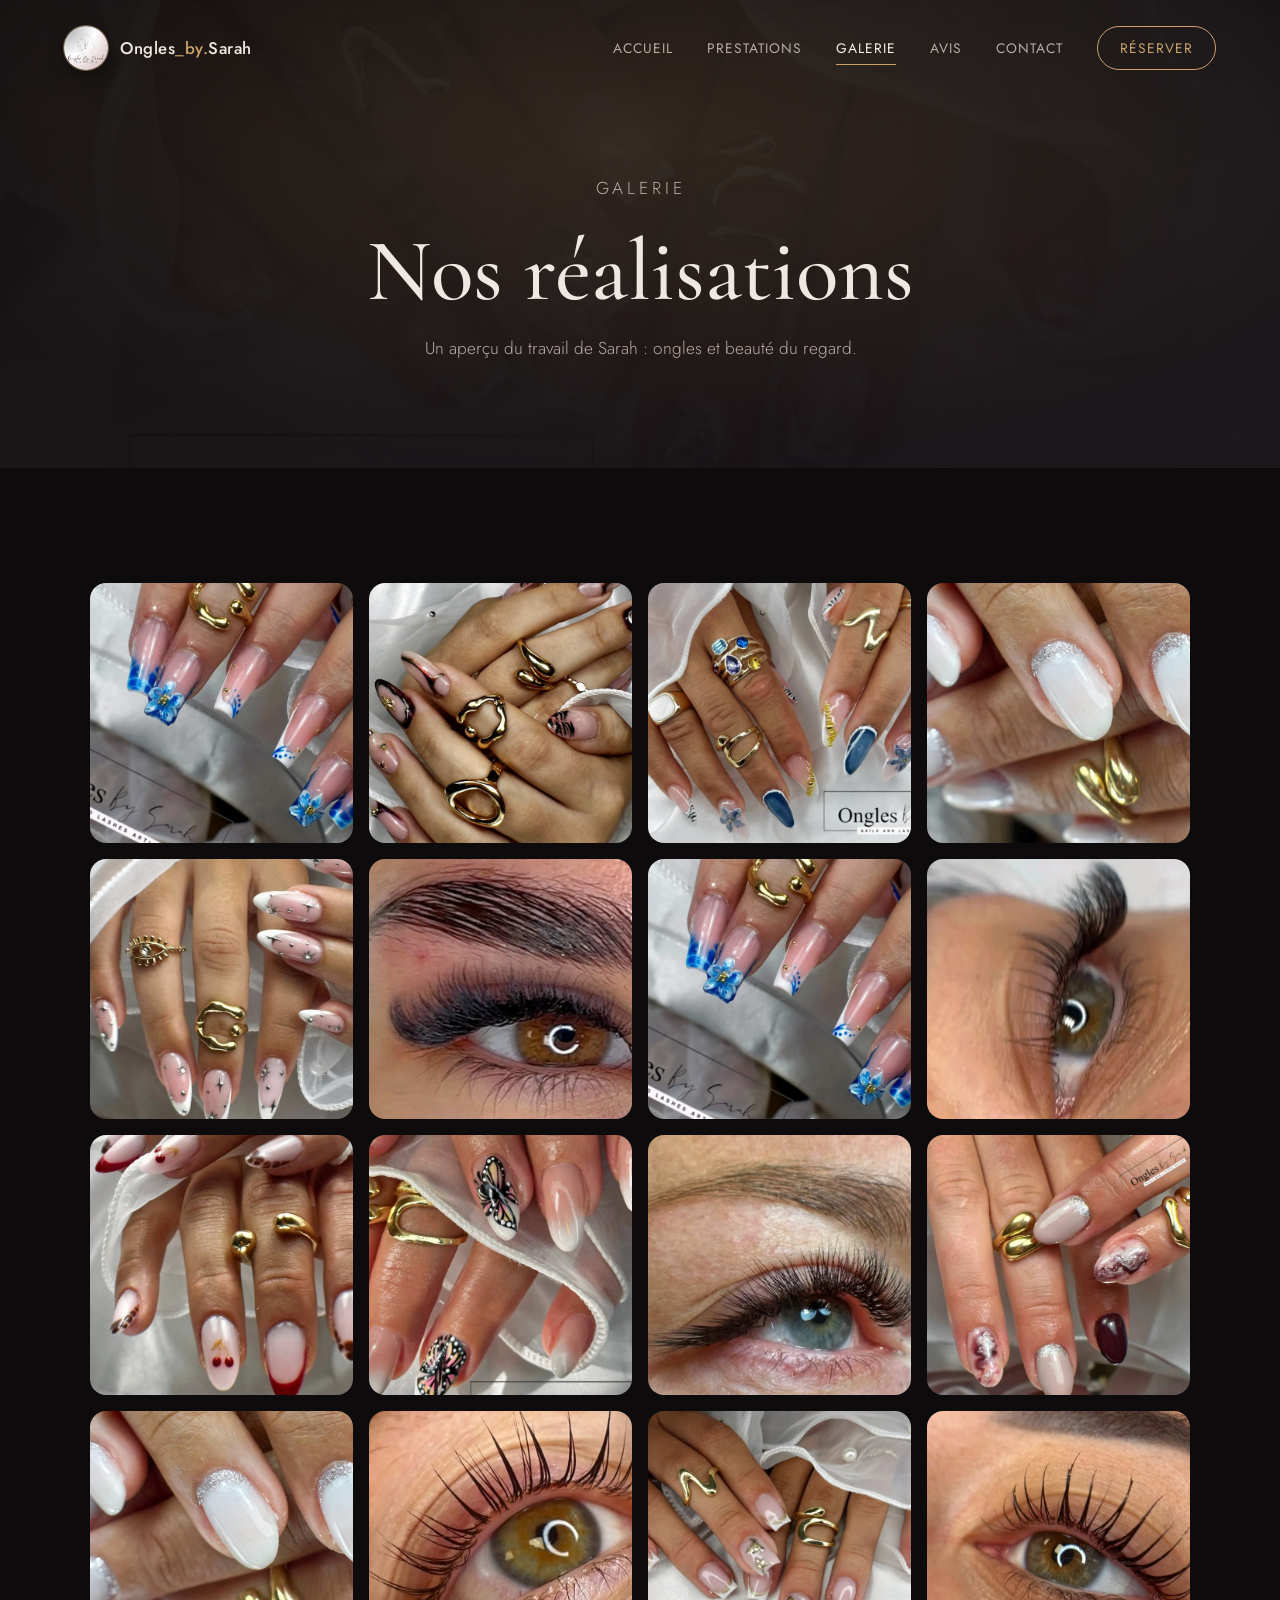
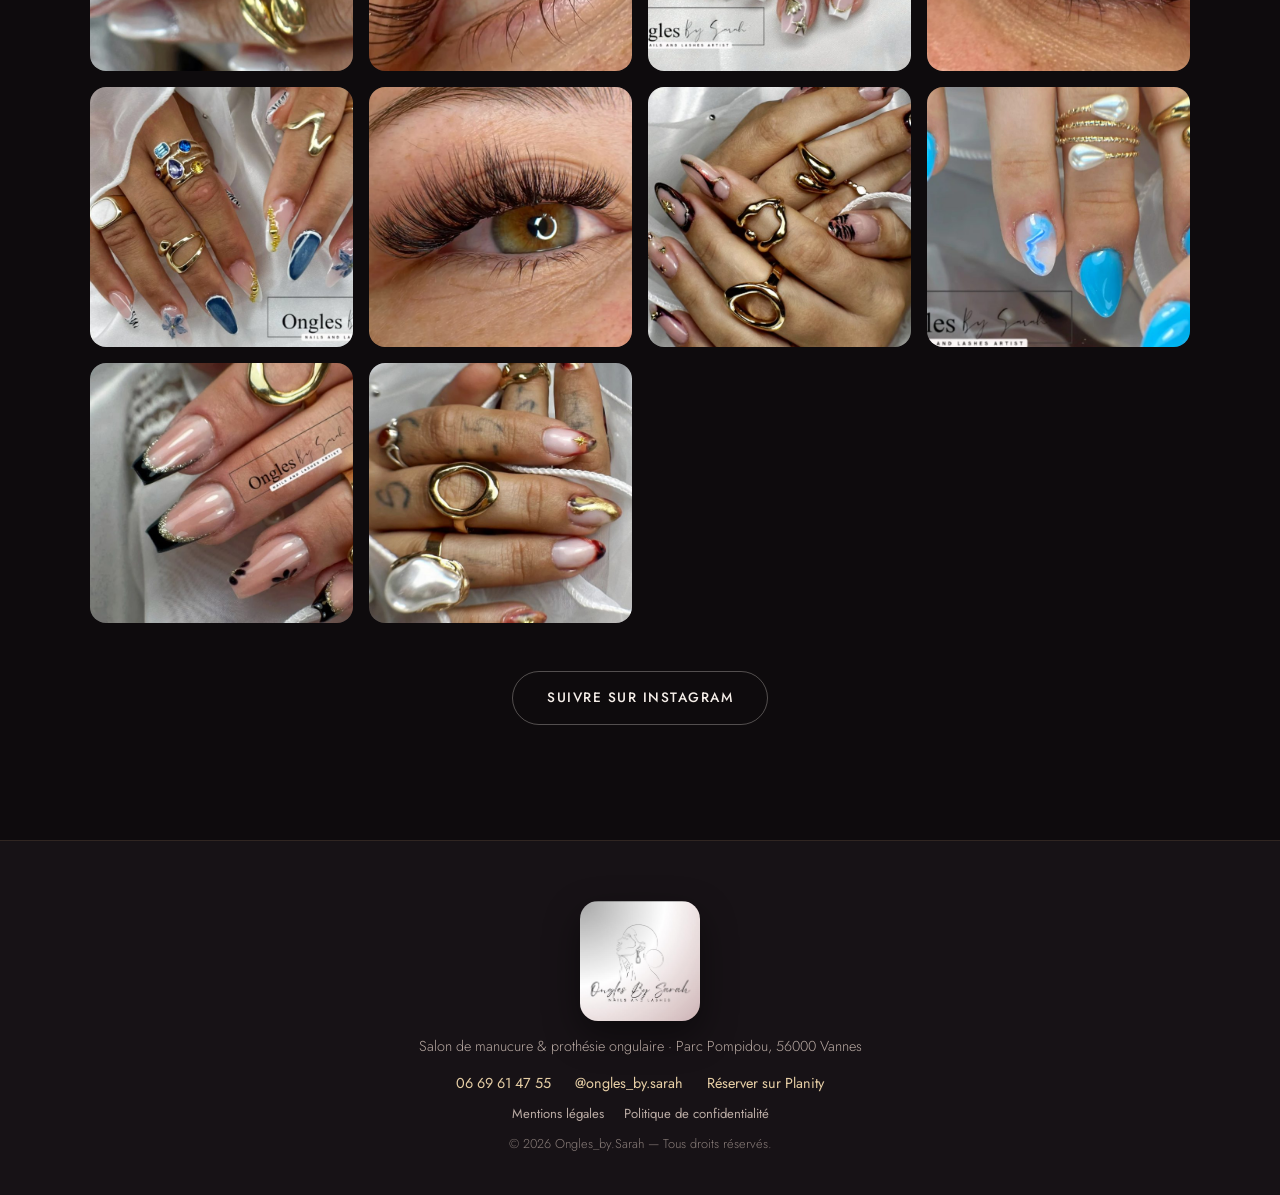
<file: galerie.html>
<!DOCTYPE html>
<html lang="fr">
<head>
  <meta charset="UTF-8" />
  <meta name="viewport" content="width=device-width, initial-scale=1.0" />
  <title>Galerie — Ongles_by.Sarah Vannes</title>
  <meta name="description" content="Galerie des réalisations Ongles_by.Sarah : poses gel, nail art, extensions de cils et rehaussement à Vannes." />
  <link rel="preconnect" href="https://fonts.googleapis.com" />
  <link rel="preconnect" href="https://fonts.gstatic.com" crossorigin />
  <link href="https://fonts.googleapis.com/css2?family=Cormorant+Garamond:ital,wght@0,400;0,500;0,600;1,400&family=Jost:wght@300;400;500;600&display=swap" rel="stylesheet" />
  <link rel="icon" type="image/png" href="assets/logo.png" />
  <link rel="stylesheet" href="styles.css" />
</head>
<body>
  <div class="cursor-glow" id="cursorGlow"></div>
  <header class="header" id="header">
    <a href="index.html" class="brand">
      <img class="brand-logo" src="assets/logo.png" alt="Logo Ongles by Sarah" />
      <span class="brand-text">Ongles<span class="dot">_by.</span>Sarah</span>
    </a>
    <nav class="nav" id="nav">
      <a href="index.html">Accueil</a>
      <a href="prestations.html">Prestations</a>
      <a href="galerie.html" class="active">Galerie</a>
      <a href="avis.html">Avis</a>
      <a href="contact.html">Contact</a>
      <a href="https://www.planity.com/ongles_bysarah-56000-vannes" target="_blank" rel="noopener" class="nav-cta">Réserver</a>
    </nav>
    <button class="burger" id="burger" aria-label="Menu">
      <span></span><span></span><span></span>
    </button>
  </header>
  <section class="page-hero">
    <div class="page-hero-overlay"></div>
    <div class="page-hero-content">
      <p class="hero-eyebrow reveal">Galerie</p>
      <h1 class="reveal" style="--d:.1s">Nos réalisations</h1>
      <p class="reveal" style="--d:.25s">Un aperçu du travail de Sarah : ongles et beauté du regard.</p>
    </div>
  </section>
  <section class="gallery">
    <div class="gallery-grid full">
      <figure class="g-item reveal-up"><img src="assets/gallery/g01.jpg" alt="Réalisation Ongles by Sarah" loading="lazy" class="zoomable" tabindex="0"></figure>
      <figure class="g-item reveal-up"><img src="assets/gallery/g02.jpg" alt="Réalisation Ongles by Sarah" loading="lazy" class="zoomable" tabindex="0"></figure>
      <figure class="g-item reveal-up"><img src="assets/gallery/g03.jpg" alt="Réalisation Ongles by Sarah" loading="lazy" class="zoomable" tabindex="0"></figure>
      <figure class="g-item reveal-up"><img src="assets/gallery/g04.jpg" alt="Réalisation Ongles by Sarah" loading="lazy" class="zoomable" tabindex="0"></figure>
      <figure class="g-item reveal-up"><img src="assets/gallery/g05.jpg" alt="Réalisation Ongles by Sarah" loading="lazy" class="zoomable" tabindex="0"></figure>
      <figure class="g-item reveal-up"><img src="assets/gallery/g06.jpg" alt="Réalisation Ongles by Sarah" loading="lazy" class="zoomable" tabindex="0"></figure>
      <figure class="g-item reveal-up"><img src="assets/gallery/g07.jpg" alt="Réalisation Ongles by Sarah" loading="lazy" class="zoomable" tabindex="0"></figure>
      <figure class="g-item reveal-up"><img src="assets/gallery/g08.jpg" alt="Réalisation Ongles by Sarah" loading="lazy" class="zoomable" tabindex="0"></figure>
      <figure class="g-item reveal-up"><img src="assets/gallery/g09.jpg" alt="Réalisation Ongles by Sarah" loading="lazy" class="zoomable" tabindex="0"></figure>
      <figure class="g-item reveal-up"><img src="assets/gallery/g10.jpg" alt="Réalisation Ongles by Sarah" loading="lazy" class="zoomable" tabindex="0"></figure>
      <figure class="g-item reveal-up"><img src="assets/gallery/g11.jpg" alt="Réalisation Ongles by Sarah" loading="lazy" class="zoomable" tabindex="0"></figure>
      <figure class="g-item reveal-up"><img src="assets/gallery/g12.jpg" alt="Réalisation Ongles by Sarah" loading="lazy" class="zoomable" tabindex="0"></figure>
      <figure class="g-item reveal-up"><img src="assets/gallery/g13.jpg" alt="Réalisation Ongles by Sarah" loading="lazy" class="zoomable" tabindex="0"></figure>
      <figure class="g-item reveal-up"><img src="assets/gallery/g14.jpg" alt="Réalisation Ongles by Sarah" loading="lazy" class="zoomable" tabindex="0"></figure>
      <figure class="g-item reveal-up"><img src="assets/gallery/g15.jpg" alt="Réalisation Ongles by Sarah" loading="lazy" class="zoomable" tabindex="0"></figure>
      <figure class="g-item reveal-up"><img src="assets/gallery/g16.jpg" alt="Réalisation Ongles by Sarah" loading="lazy" class="zoomable" tabindex="0"></figure>
      <figure class="g-item reveal-up"><img src="assets/gallery/g17.jpg" alt="Réalisation Ongles by Sarah" loading="lazy" class="zoomable" tabindex="0"></figure>
      <figure class="g-item reveal-up"><img src="assets/gallery/g18.jpg" alt="Réalisation Ongles by Sarah" loading="lazy" class="zoomable" tabindex="0"></figure>
      <figure class="g-item reveal-up"><img src="assets/gallery/g19.jpg" alt="Réalisation Ongles by Sarah" loading="lazy" class="zoomable" tabindex="0"></figure>
      <figure class="g-item reveal-up"><img src="assets/gallery/g20.jpg" alt="Réalisation Ongles by Sarah" loading="lazy" class="zoomable" tabindex="0"></figure>
      <figure class="g-item reveal-up"><img src="assets/gallery/g21.jpg" alt="Réalisation Ongles by Sarah" loading="lazy" class="zoomable" tabindex="0"></figure>
      <figure class="g-item reveal-up"><img src="assets/gallery/g22.jpg" alt="Réalisation Ongles by Sarah" loading="lazy" class="zoomable" tabindex="0"></figure>
    </div>
    <div class="center-cta reveal-up"><a href="https://www.instagram.com/ongles_by.sarah" target="_blank" rel="noopener" class="btn btn-ghost">Suivre sur Instagram</a></div>
  </section>
  <footer class="footer">
    <div class="footer-brand">
      <img class="footer-logo" src="assets/logo.png" alt="Ongles by Sarah" />
    </div>
    <p>Salon de manucure &amp; prothésie ongulaire · Parc Pompidou, 56000 Vannes</p>
    <div class="footer-links">
      <a href="tel:+33669614755">06 69 61 47 55</a>
      <a href="https://www.instagram.com/ongles_by.sarah" target="_blank" rel="noopener">@ongles_by.sarah</a>
      <a href="https://www.planity.com/ongles_bysarah-56000-vannes" target="_blank" rel="noopener">Réserver sur Planity</a>
    </div>
    <div class="footer-legal">
      <a href="mentions-legales.html">Mentions légales</a>
      <a href="confidentialite.html">Politique de confidentialité</a>
    </div>
    <p class="copy">© <span id="year"></span> Ongles_by.Sarah — Tous droits réservés.</p>
  </footer>
  <script src="script.js"></script>
</body>
</html>
</file>
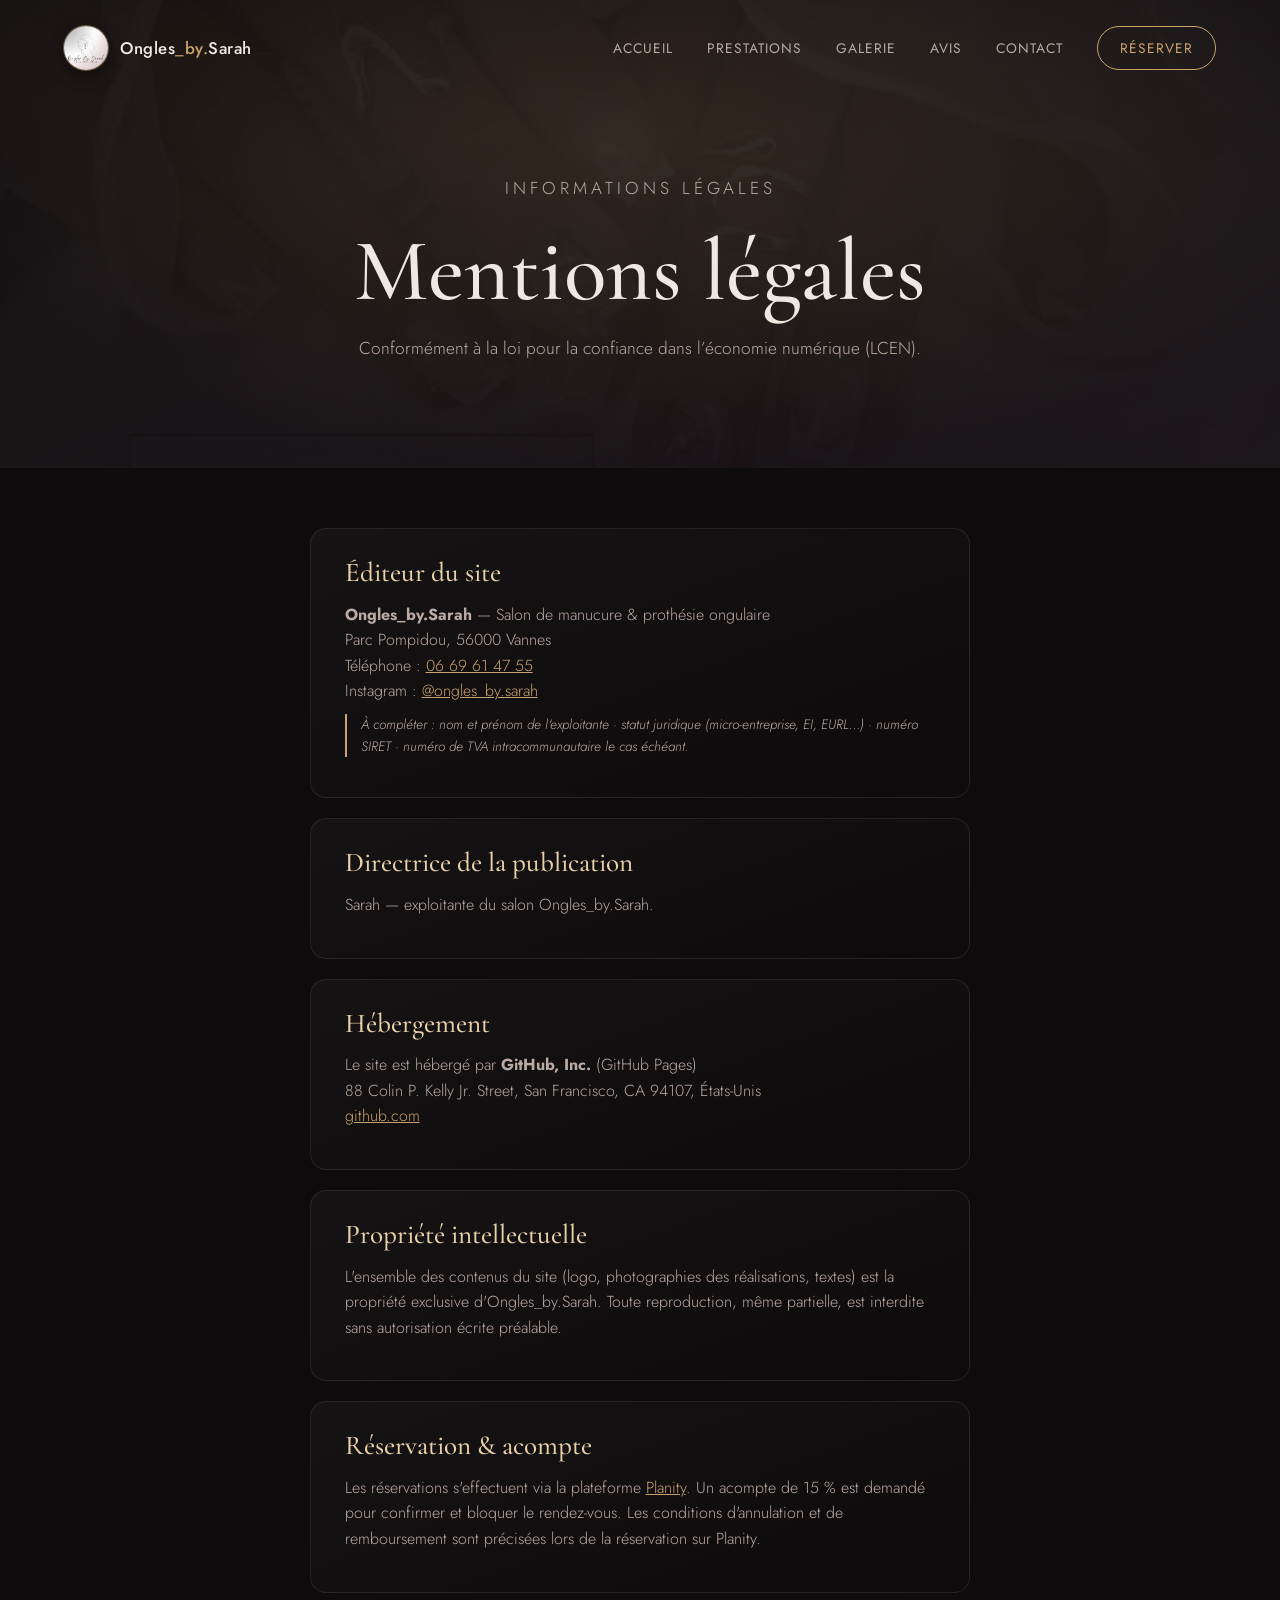
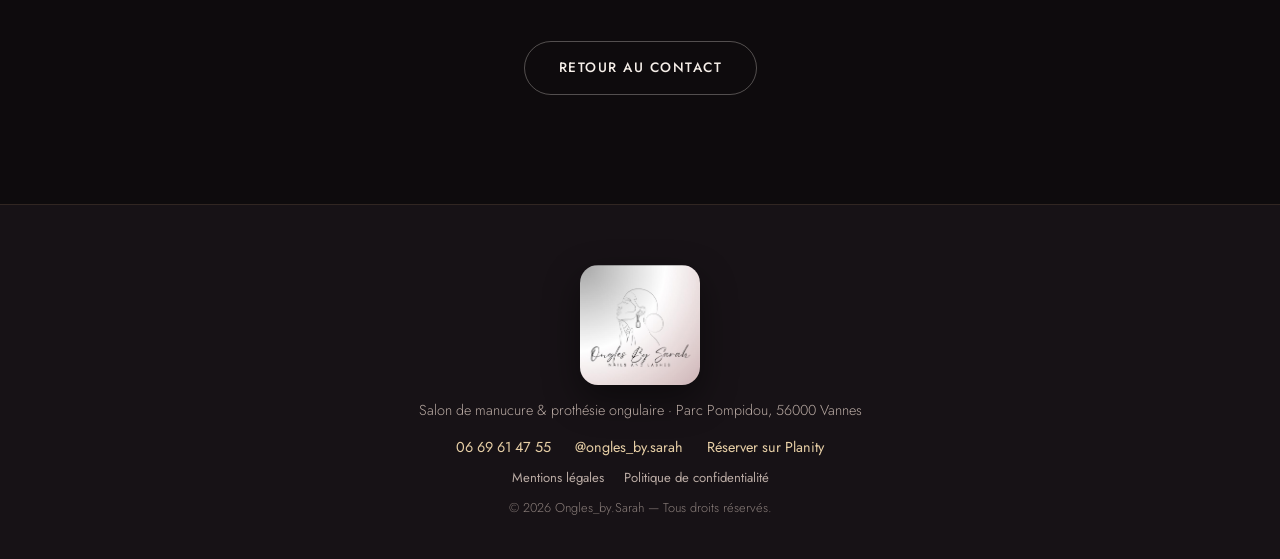
<file: mentions-legales.html>
<!DOCTYPE html>
<html lang="fr">
<head>
  <meta charset="UTF-8" />
  <meta name="viewport" content="width=device-width, initial-scale=1.0" />
  <title>Mentions légales — Ongles_by.Sarah Vannes</title>
  <meta name="description" content="Mentions légales du site Ongles_by.Sarah, salon de manucure et extensions de cils à Vannes." />
  <link rel="preconnect" href="https://fonts.googleapis.com" />
  <link rel="preconnect" href="https://fonts.gstatic.com" crossorigin />
  <link href="https://fonts.googleapis.com/css2?family=Cormorant+Garamond:ital,wght@0,400;0,500;0,600;1,400&family=Jost:wght@300;400;500;600&display=swap" rel="stylesheet" />
  <link rel="icon" type="image/png" href="assets/logo.png" />
  <link rel="stylesheet" href="styles.css" />
</head>
<body>
  <div class="cursor-glow" id="cursorGlow"></div>
  <header class="header" id="header">
    <a href="index.html" class="brand">
      <img class="brand-logo" src="assets/logo.png" alt="Logo Ongles by Sarah" />
      <span class="brand-text">Ongles<span class="dot">_by.</span>Sarah</span>
    </a>
    <nav class="nav" id="nav">
      <a href="index.html">Accueil</a>
      <a href="prestations.html">Prestations</a>
      <a href="galerie.html">Galerie</a>
      <a href="avis.html">Avis</a>
      <a href="contact.html">Contact</a>
      <a href="https://www.planity.com/ongles_bysarah-56000-vannes" target="_blank" rel="noopener" class="nav-cta">Réserver</a>
    </nav>
    <button class="burger" id="burger" aria-label="Menu">
      <span></span><span></span><span></span>
    </button>
  </header>
  <section class="page-hero">
    <div class="page-hero-overlay"></div>
    <div class="page-hero-content">
      <p class="hero-eyebrow reveal">Informations légales</p>
      <h1 class="reveal" style="--d:.1s">Mentions légales</h1>
      <p class="reveal" style="--d:.25s">Conformément à la loi pour la confiance dans l’économie numérique (LCEN).</p>
    </div>
  </section>
  <section class="legal">
    <article class="legal-card">
      <h2>Éditeur du site</h2>
      <p><strong>Ongles_by.Sarah</strong> — Salon de manucure &amp; prothésie ongulaire<br>
      Parc Pompidou, 56000 Vannes<br>
      Téléphone : <a href="tel:+33669614755">06 69 61 47 55</a><br>
      Instagram : <a href="https://www.instagram.com/ongles_by.sarah" target="_blank" rel="noopener">@ongles_by.sarah</a></p>
      <p class="legal-todo">À compléter : nom et prénom de l'exploitante · statut juridique (micro-entreprise, EI, EURL…) · numéro SIRET · numéro de TVA intracommunautaire le cas échéant.</p>
    </article>
    <article class="legal-card">
      <h2>Directrice de la publication</h2>
      <p>Sarah — exploitante du salon Ongles_by.Sarah.</p>
    </article>
    <article class="legal-card">
      <h2>Hébergement</h2>
      <p>Le site est hébergé par <strong>GitHub, Inc.</strong> (GitHub Pages)<br>
      88 Colin P. Kelly Jr. Street, San Francisco, CA 94107, États-Unis<br>
      <a href="https://github.com" target="_blank" rel="noopener">github.com</a></p>
    </article>
    <article class="legal-card">
      <h2>Propriété intellectuelle</h2>
      <p>L'ensemble des contenus du site (logo, photographies des réalisations, textes) est la propriété exclusive d'Ongles_by.Sarah. Toute reproduction, même partielle, est interdite sans autorisation écrite préalable.</p>
    </article>
    <article class="legal-card">
      <h2>Réservation &amp; acompte</h2>
      <p>Les réservations s'effectuent via la plateforme <a href="https://www.planity.com/ongles_bysarah-56000-vannes" target="_blank" rel="noopener">Planity</a>. Un acompte de 15 % est demandé pour confirmer et bloquer le rendez-vous. Les conditions d'annulation et de remboursement sont précisées lors de la réservation sur Planity.</p>
    </article>
    <div class="center-cta reveal-up"><a href="contact.html" class="btn btn-ghost">Retour au contact</a></div>
  </section>
  <footer class="footer">
    <div class="footer-brand">
      <img class="footer-logo" src="assets/logo.png" alt="Ongles by Sarah" />
    </div>
    <p>Salon de manucure &amp; prothésie ongulaire · Parc Pompidou, 56000 Vannes</p>
    <div class="footer-links">
      <a href="tel:+33669614755">06 69 61 47 55</a>
      <a href="https://www.instagram.com/ongles_by.sarah" target="_blank" rel="noopener">@ongles_by.sarah</a>
      <a href="https://www.planity.com/ongles_bysarah-56000-vannes" target="_blank" rel="noopener">Réserver sur Planity</a>
    </div>
    <div class="footer-legal">
      <a href="mentions-legales.html">Mentions légales</a>
      <a href="confidentialite.html">Politique de confidentialité</a>
    </div>
    <p class="copy">© <span id="year"></span> Ongles_by.Sarah — Tous droits réservés.</p>
  </footer>
  <script src="script.js"></script>
</body>
</html>
</file>
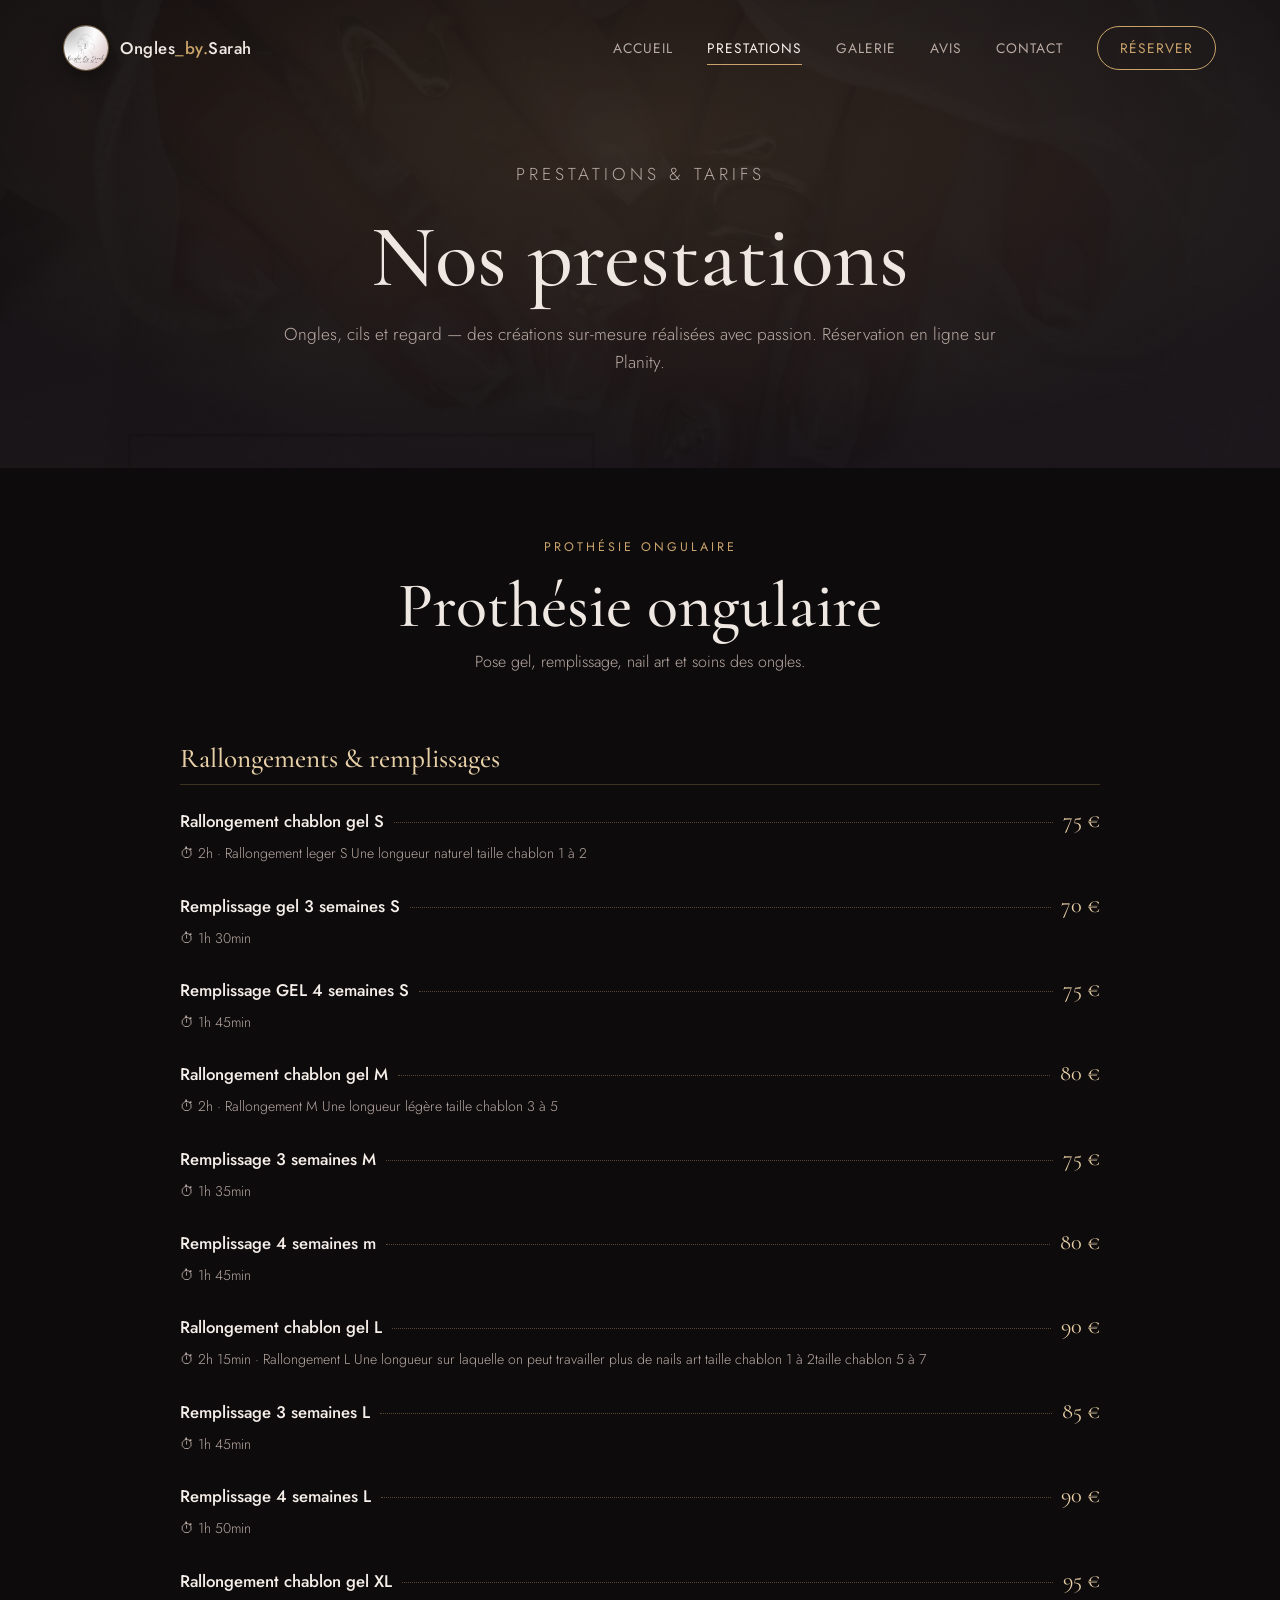
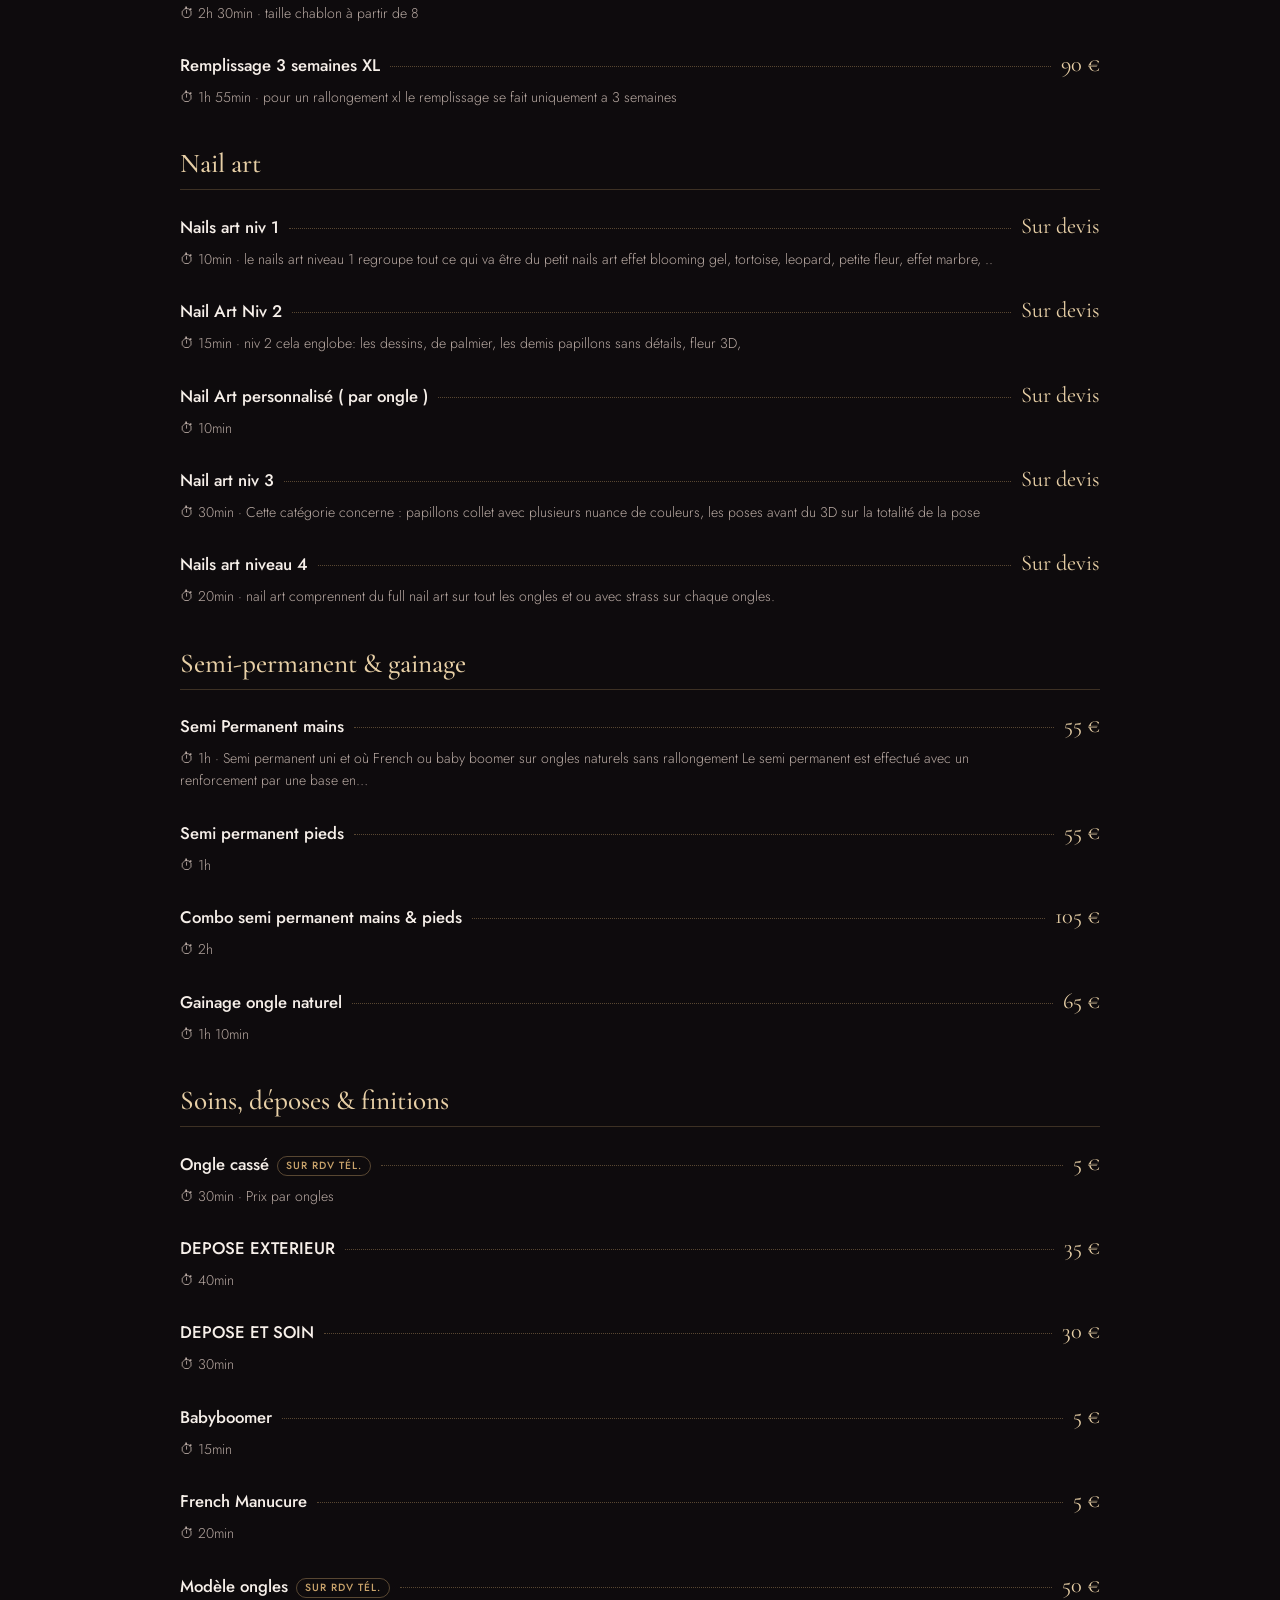
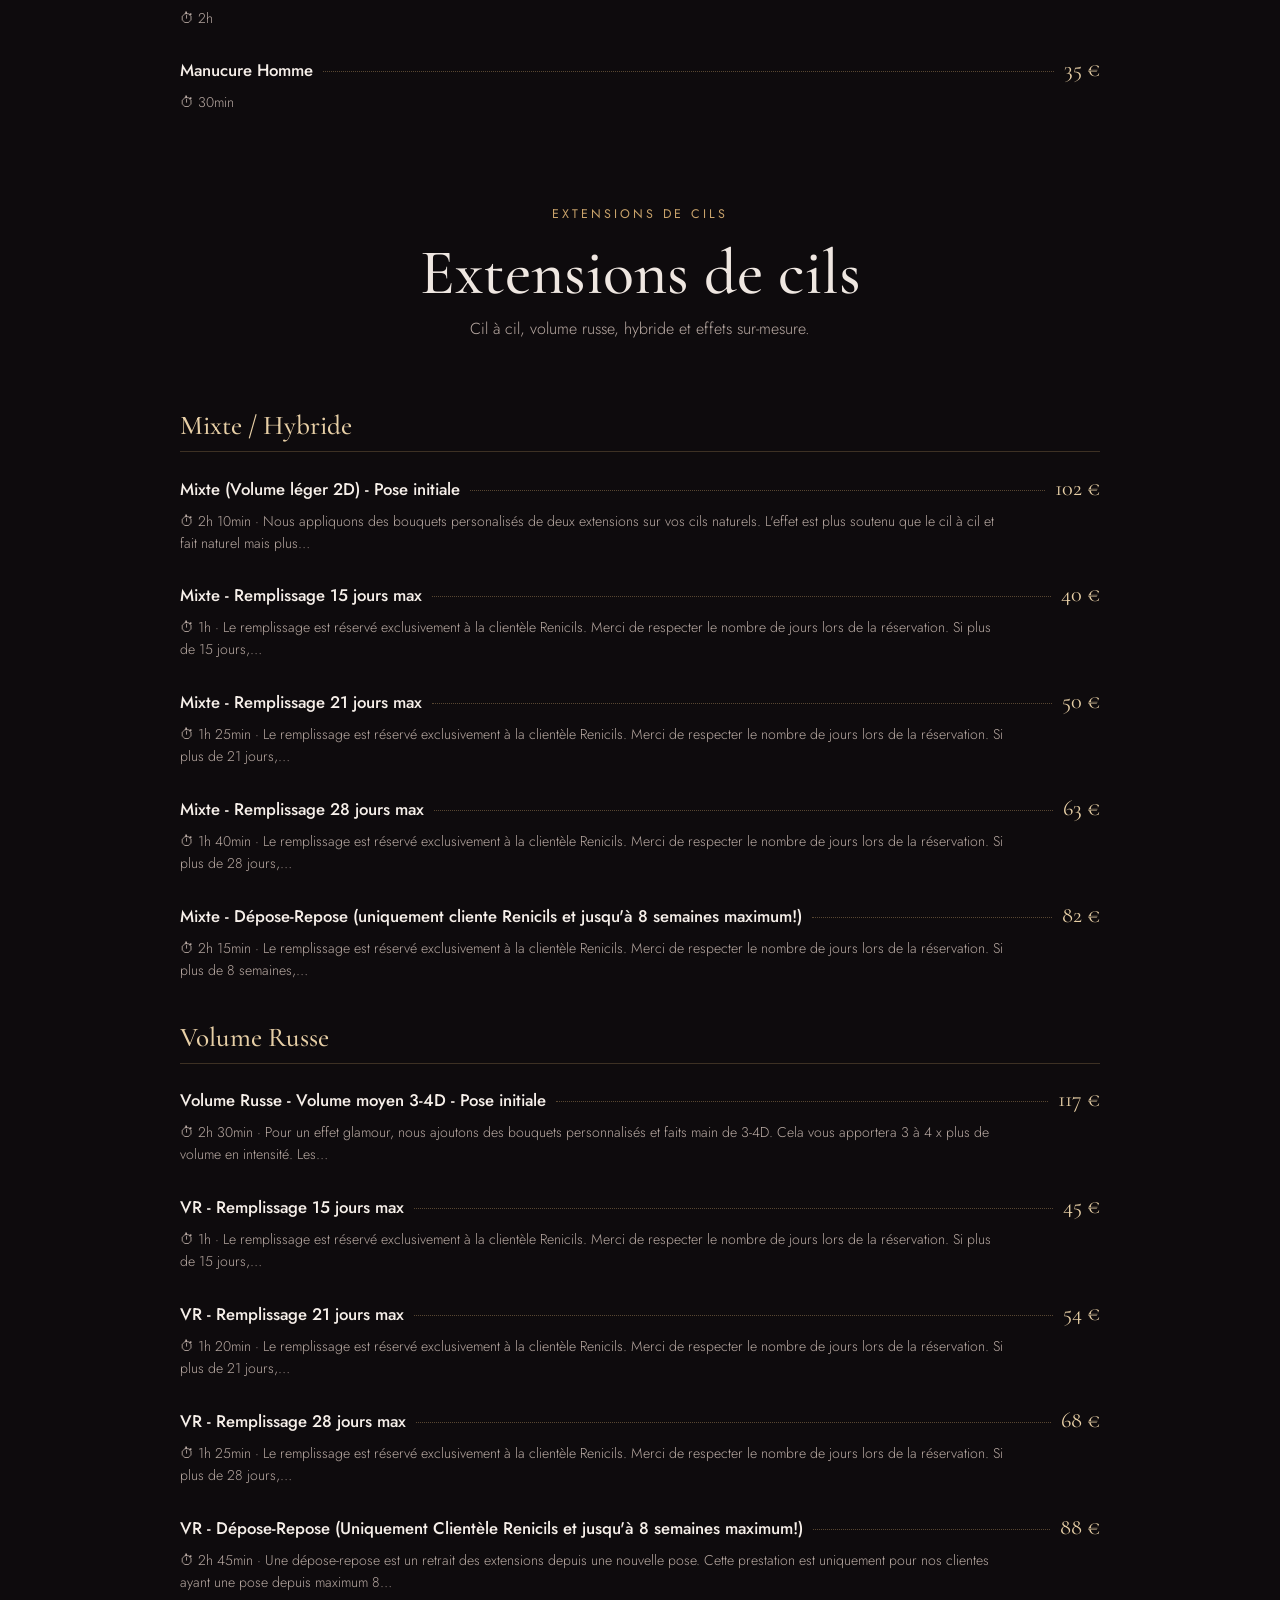
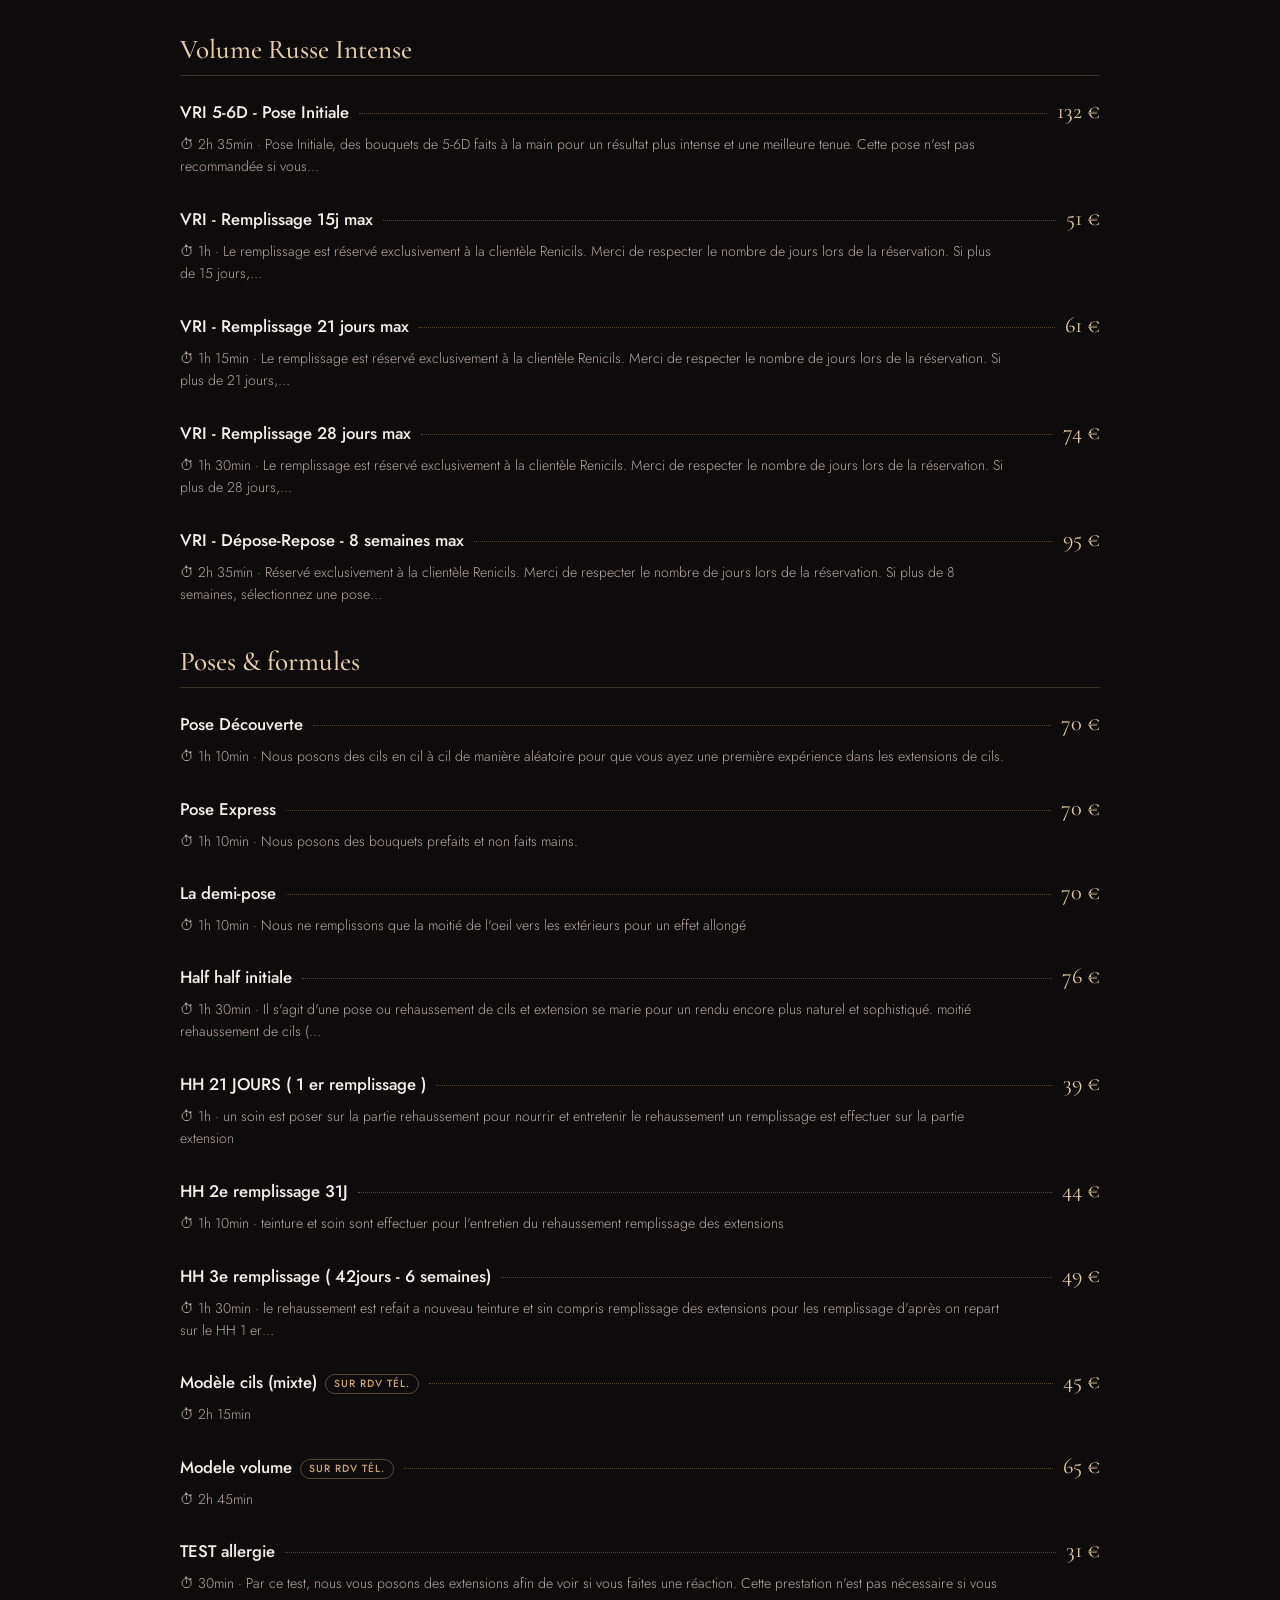
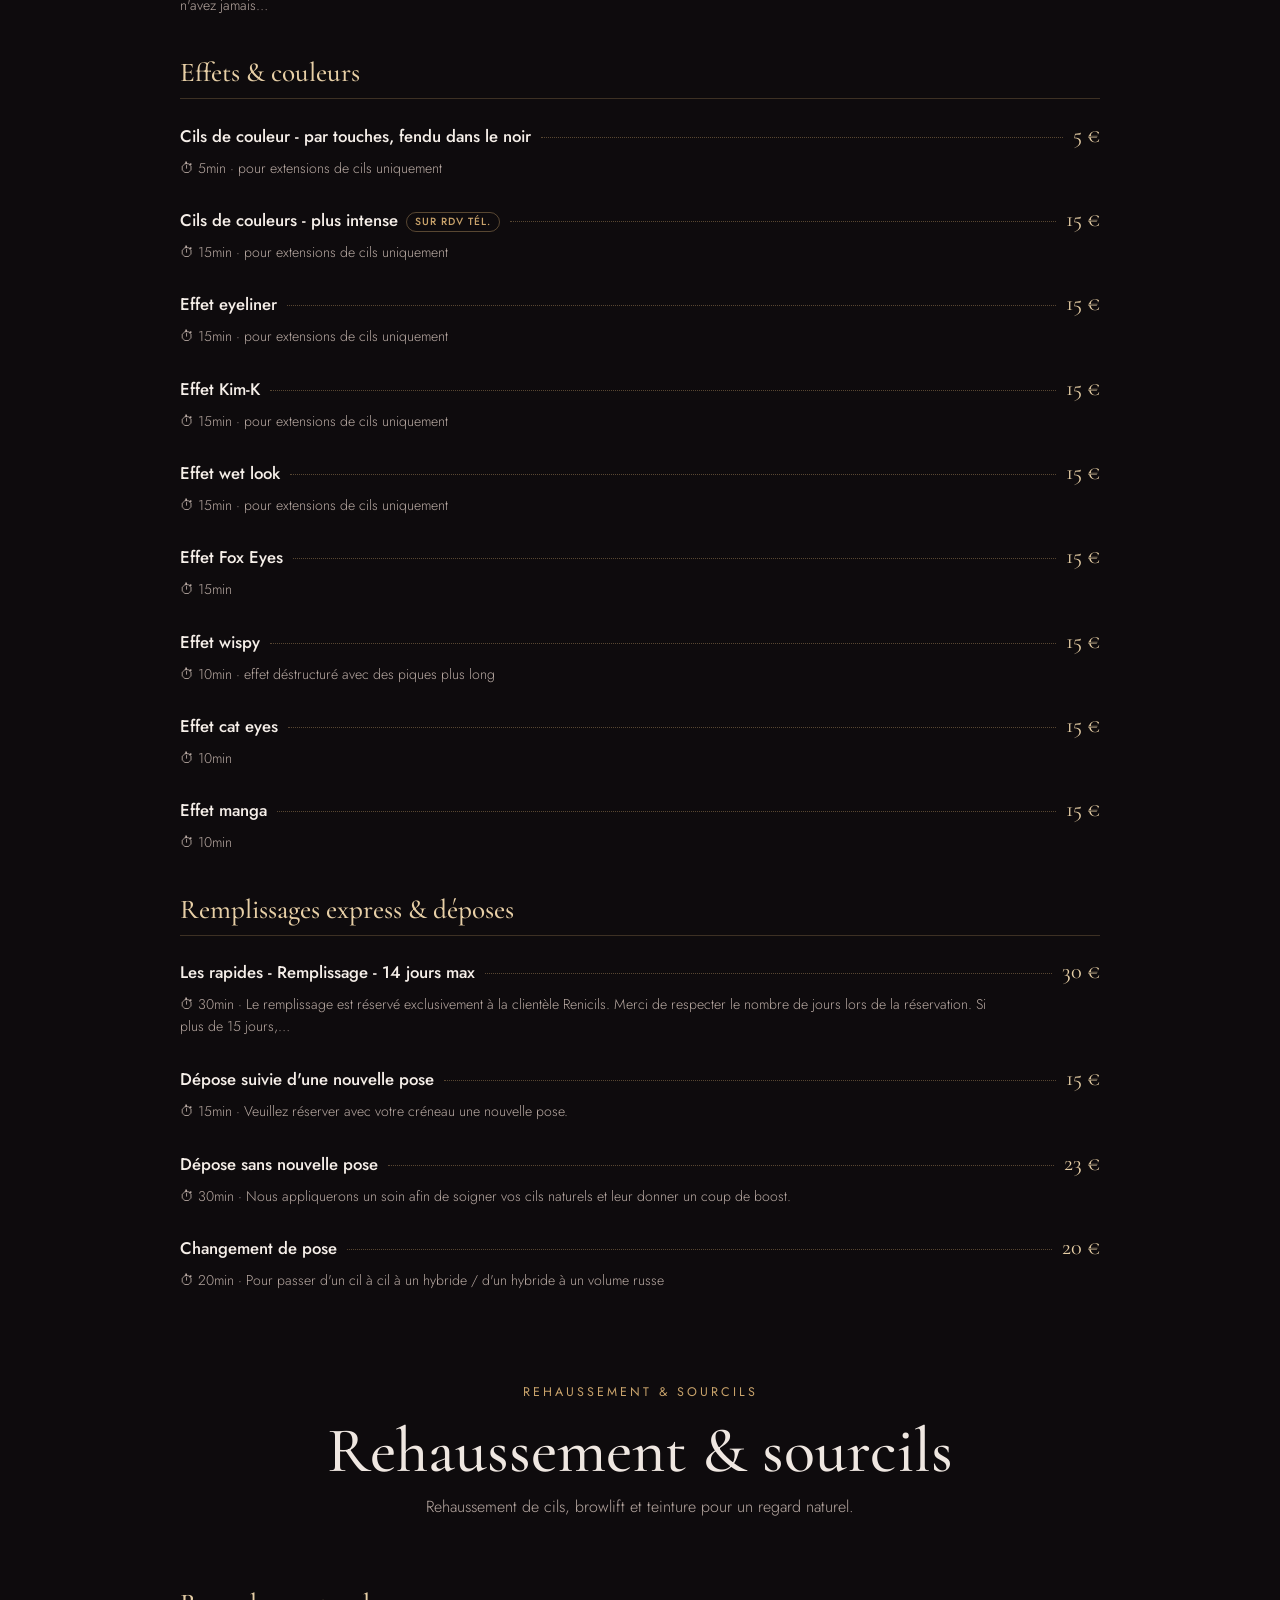
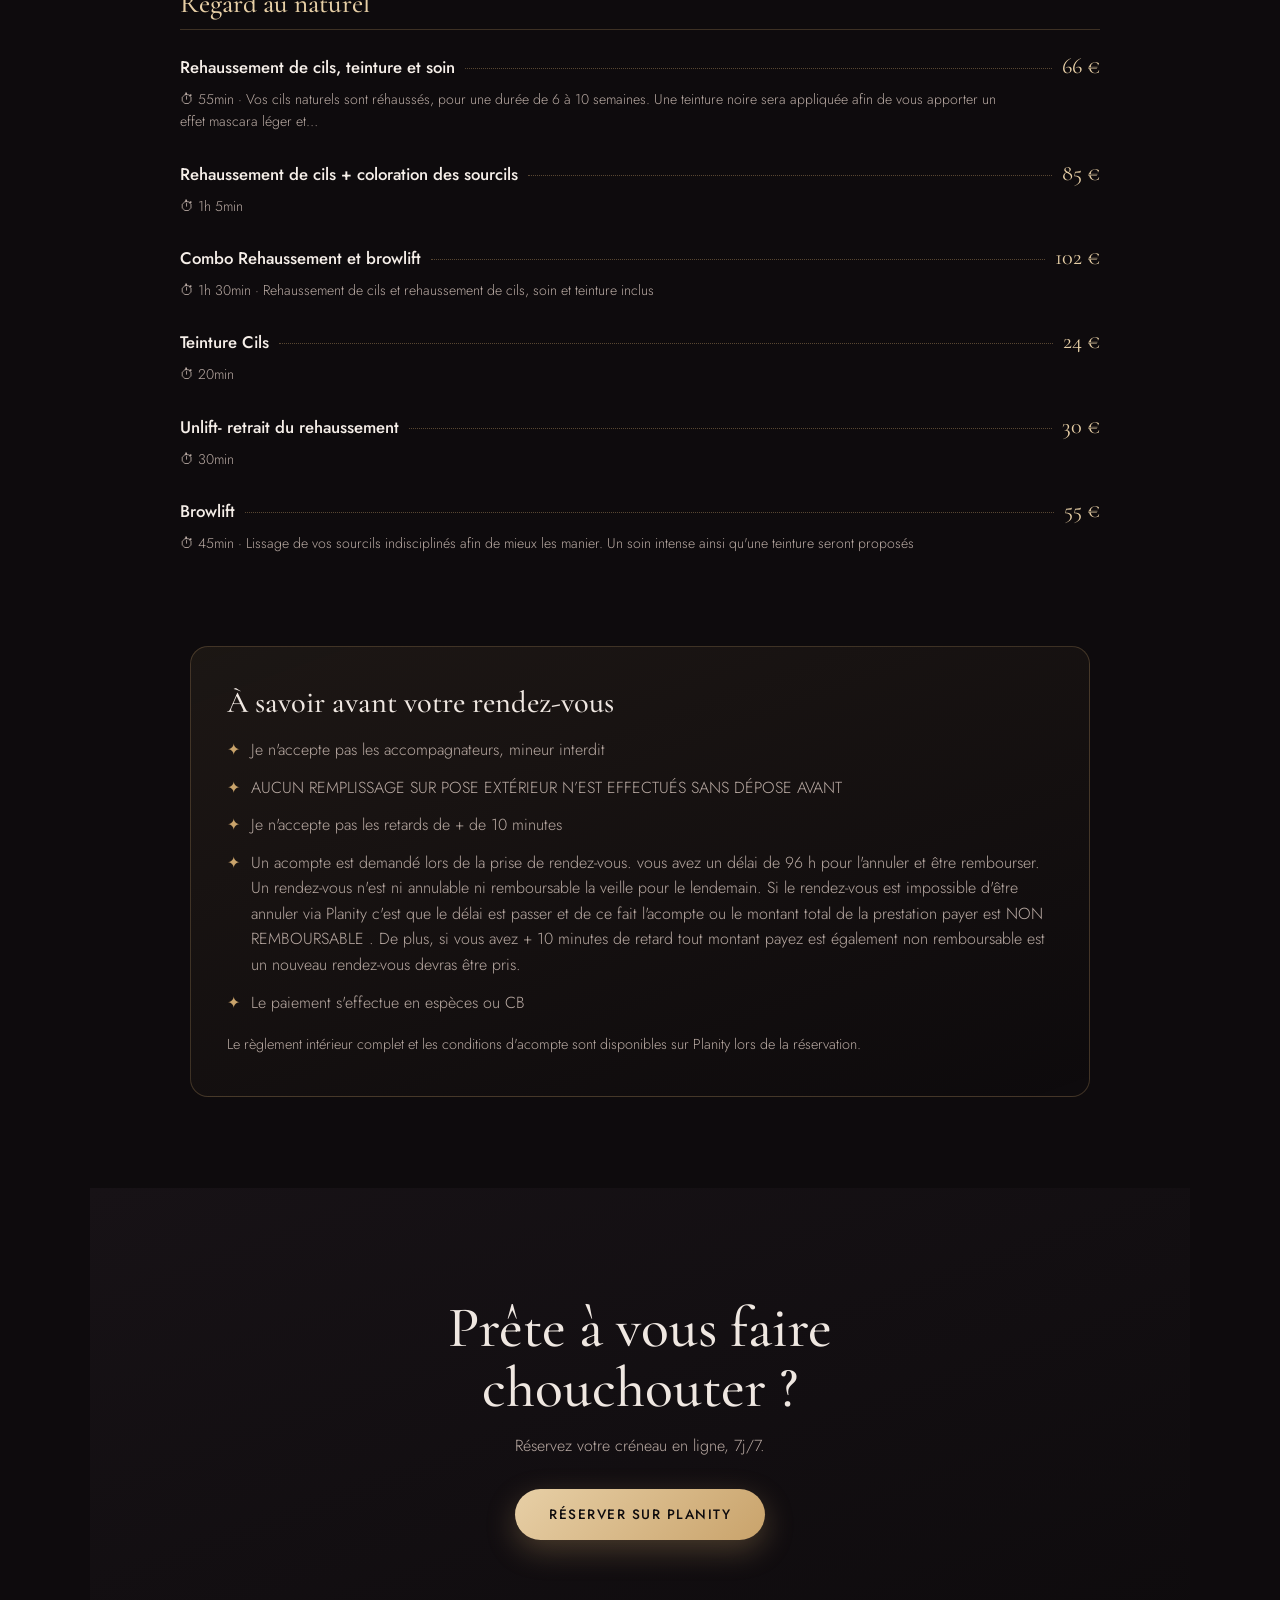
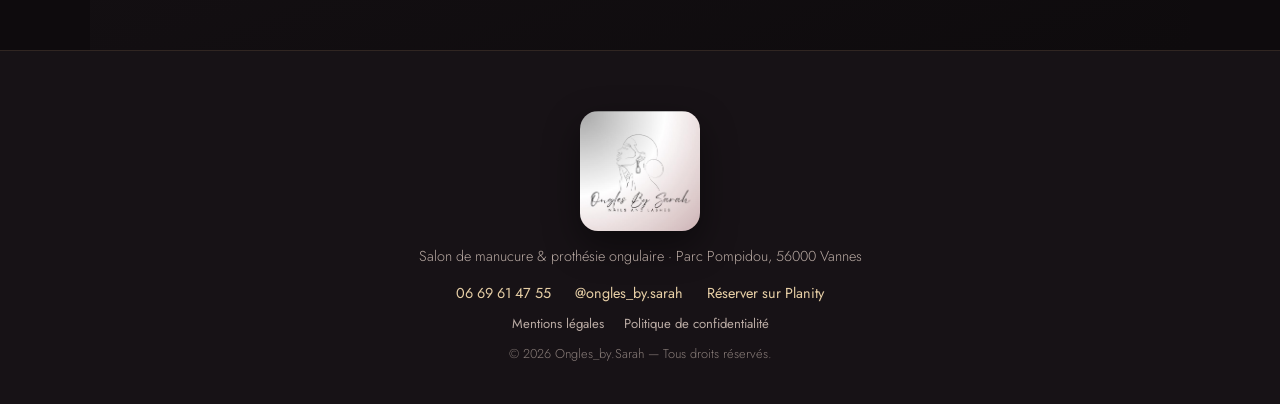
<file: prestations.html>
<!DOCTYPE html>
<html lang="fr">
<head>
  <meta charset="UTF-8" />
  <meta name="viewport" content="width=device-width, initial-scale=1.0" />
  <title>Prestations &amp; tarifs — Ongles_by.Sarah Vannes</title>
  <meta name="description" content="Toutes les prestations et tarifs Ongles_by.Sarah : prothésie ongulaire, extensions de cils, volume russe, rehaussement et sourcils à Vannes." />
  <link rel="preconnect" href="https://fonts.googleapis.com" />
  <link rel="preconnect" href="https://fonts.gstatic.com" crossorigin />
  <link href="https://fonts.googleapis.com/css2?family=Cormorant+Garamond:ital,wght@0,400;0,500;0,600;1,400&family=Jost:wght@300;400;500;600&display=swap" rel="stylesheet" />
  <link rel="icon" type="image/png" href="assets/logo.png" />
  <link rel="stylesheet" href="styles.css" />
</head>
<body>
  <div class="cursor-glow" id="cursorGlow"></div>
  <header class="header" id="header">
    <a href="index.html" class="brand">
      <img class="brand-logo" src="assets/logo.png" alt="Logo Ongles by Sarah" />
      <span class="brand-text">Ongles<span class="dot">_by.</span>Sarah</span>
    </a>
    <nav class="nav" id="nav">
      <a href="index.html">Accueil</a>
      <a href="prestations.html" class="active">Prestations</a>
      <a href="galerie.html">Galerie</a>
      <a href="avis.html">Avis</a>
      <a href="contact.html">Contact</a>
      <a href="https://www.planity.com/ongles_bysarah-56000-vannes" target="_blank" rel="noopener" class="nav-cta">Réserver</a>
    </nav>
    <button class="burger" id="burger" aria-label="Menu">
      <span></span><span></span><span></span>
    </button>
  </header>
  <section class="page-hero">
    <div class="page-hero-overlay"></div>
    <div class="page-hero-content">
      <p class="hero-eyebrow reveal">Prestations &amp; tarifs</p>
      <h1 class="reveal" style="--d:.1s">Nos prestations</h1>
      <p class="reveal" style="--d:.25s">Ongles, cils et regard — des créations sur-mesure réalisées avec passion. Réservation en ligne sur Planity.</p>
    </div>
  </section>
  <main class="prest-main">
    <section class="prest-section">
      <div class="section-head">
        <p class="eyebrow reveal-up">Prothésie ongulaire</p>
        <h2 class="reveal-up">Prothésie ongulaire</h2>
        <p class="reveal-up sub">Pose gel, remplissage, nail art et soins des ongles.</p>
      </div>
      <div class="menu-wrap">
        <div class="menu-group">
          <h3 class="menu-group-title reveal-up">Rallongements &amp; remplissages</h3>
          <div class="menu-list">
          <div class="menu-item reveal-up">
            <div class="mi-head"><span class="mi-name">Rallongement chablon gel S</span><span class="mi-dots"></span><span class="mi-price">75 €</span></div>
            <p class="mi-meta">⏱ 2h · Rallongement leger S Une longueur naturel  taille chablon  1 à  2</p>
          </div>
          <div class="menu-item reveal-up">
            <div class="mi-head"><span class="mi-name">Remplissage gel 3 semaines S</span><span class="mi-dots"></span><span class="mi-price">70 €</span></div>
            <p class="mi-meta">⏱ 1h 30min</p>
          </div>
          <div class="menu-item reveal-up">
            <div class="mi-head"><span class="mi-name">Remplissage GEL 4 semaines S</span><span class="mi-dots"></span><span class="mi-price">75 €</span></div>
            <p class="mi-meta">⏱ 1h 45min</p>
          </div>
          <div class="menu-item reveal-up">
            <div class="mi-head"><span class="mi-name">Rallongement chablon gel M</span><span class="mi-dots"></span><span class="mi-price">80 €</span></div>
            <p class="mi-meta">⏱ 2h · Rallongement M Une longueur légère taille chablon 3 à 5</p>
          </div>
          <div class="menu-item reveal-up">
            <div class="mi-head"><span class="mi-name">Remplissage 3 semaines M</span><span class="mi-dots"></span><span class="mi-price">75 €</span></div>
            <p class="mi-meta">⏱ 1h 35min</p>
          </div>
          <div class="menu-item reveal-up">
            <div class="mi-head"><span class="mi-name">Remplissage 4 semaines m</span><span class="mi-dots"></span><span class="mi-price">80 €</span></div>
            <p class="mi-meta">⏱ 1h 45min</p>
          </div>
          <div class="menu-item reveal-up">
            <div class="mi-head"><span class="mi-name">Rallongement chablon gel L</span><span class="mi-dots"></span><span class="mi-price">90 €</span></div>
            <p class="mi-meta">⏱ 2h 15min · Rallongement L Une longueur sur laquelle on peut travailler plus de nails art  taille chablon  1 à  2taille chablon 5 à 7</p>
          </div>
          <div class="menu-item reveal-up">
            <div class="mi-head"><span class="mi-name">Remplissage 3 semaines L</span><span class="mi-dots"></span><span class="mi-price">85 €</span></div>
            <p class="mi-meta">⏱ 1h 45min</p>
          </div>
          <div class="menu-item reveal-up">
            <div class="mi-head"><span class="mi-name">Remplissage 4 semaines L</span><span class="mi-dots"></span><span class="mi-price">90 €</span></div>
            <p class="mi-meta">⏱ 1h 50min</p>
          </div>
          <div class="menu-item reveal-up">
            <div class="mi-head"><span class="mi-name">Rallongement chablon gel XL</span><span class="mi-dots"></span><span class="mi-price">95 €</span></div>
            <p class="mi-meta">⏱ 2h 30min · taille chablon à partir de 8</p>
          </div>
          <div class="menu-item reveal-up">
            <div class="mi-head"><span class="mi-name">Remplissage 3 semaines XL</span><span class="mi-dots"></span><span class="mi-price">90 €</span></div>
            <p class="mi-meta">⏱ 1h 55min · pour un rallongement xl le remplissage se fait uniquement a 3 semaines</p>
          </div>
          </div>
        </div>
        <div class="menu-group">
          <h3 class="menu-group-title reveal-up">Nail art</h3>
          <div class="menu-list">
          <div class="menu-item reveal-up">
            <div class="mi-head"><span class="mi-name">Nails art niv 1</span><span class="mi-dots"></span><span class="mi-price">Sur devis</span></div>
            <p class="mi-meta">⏱ 10min · le nails art niveau 1 regroupe tout ce qui va être du petit nails art effet blooming gel, tortoise, leopard, petite fleur, effet marbre, ..</p>
          </div>
          <div class="menu-item reveal-up">
            <div class="mi-head"><span class="mi-name">Nail Art Niv 2</span><span class="mi-dots"></span><span class="mi-price">Sur devis</span></div>
            <p class="mi-meta">⏱ 15min · niv 2 cela englobe: les dessins, de palmier, les demis papillons sans détails, fleur 3D,</p>
          </div>
          <div class="menu-item reveal-up">
            <div class="mi-head"><span class="mi-name">Nail Art personnalisé ( par ongle )</span><span class="mi-dots"></span><span class="mi-price">Sur devis</span></div>
            <p class="mi-meta">⏱ 10min</p>
          </div>
          <div class="menu-item reveal-up">
            <div class="mi-head"><span class="mi-name">Nail art  niv 3</span><span class="mi-dots"></span><span class="mi-price">Sur devis</span></div>
            <p class="mi-meta">⏱ 30min · Cette catégorie concerne : papillons collet avec plusieurs nuance de couleurs, les poses avant du 3D sur la totalité de la pose</p>
          </div>
          <div class="menu-item reveal-up">
            <div class="mi-head"><span class="mi-name">Nails art niveau 4</span><span class="mi-dots"></span><span class="mi-price">Sur devis</span></div>
            <p class="mi-meta">⏱ 20min · nail art comprennent du full nail art sur tout les ongles et ou avec strass sur chaque ongles.</p>
          </div>
          </div>
        </div>
        <div class="menu-group">
          <h3 class="menu-group-title reveal-up">Semi-permanent &amp; gainage</h3>
          <div class="menu-list">
          <div class="menu-item reveal-up">
            <div class="mi-head"><span class="mi-name">Semi Permanent mains</span><span class="mi-dots"></span><span class="mi-price">55 €</span></div>
            <p class="mi-meta">⏱ 1h · Semi permanent uni et où French ou baby boomer sur ongles naturels sans rallongement   Le semi permanent est effectué avec un renforcement par une base en…</p>
          </div>
          <div class="menu-item reveal-up">
            <div class="mi-head"><span class="mi-name">Semi permanent pieds</span><span class="mi-dots"></span><span class="mi-price">55 €</span></div>
            <p class="mi-meta">⏱ 1h</p>
          </div>
          <div class="menu-item reveal-up">
            <div class="mi-head"><span class="mi-name">Combo semi permanent mains &amp; pieds</span><span class="mi-dots"></span><span class="mi-price">105 €</span></div>
            <p class="mi-meta">⏱ 2h</p>
          </div>
          <div class="menu-item reveal-up">
            <div class="mi-head"><span class="mi-name">Gainage ongle naturel</span><span class="mi-dots"></span><span class="mi-price">65 €</span></div>
            <p class="mi-meta">⏱ 1h 10min</p>
          </div>
          </div>
        </div>
        <div class="menu-group">
          <h3 class="menu-group-title reveal-up">Soins, déposes &amp; finitions</h3>
          <div class="menu-list">
          <div class="menu-item reveal-up">
            <div class="mi-head"><span class="mi-name">Ongle cassé<span class="mi-tag">sur RDV tél.</span></span><span class="mi-dots"></span><span class="mi-price">5 €</span></div>
            <p class="mi-meta">⏱ 30min · Prix par ongles</p>
          </div>
          <div class="menu-item reveal-up">
            <div class="mi-head"><span class="mi-name">DEPOSE EXTERIEUR</span><span class="mi-dots"></span><span class="mi-price">35 €</span></div>
            <p class="mi-meta">⏱ 40min</p>
          </div>
          <div class="menu-item reveal-up">
            <div class="mi-head"><span class="mi-name">DEPOSE ET SOIN</span><span class="mi-dots"></span><span class="mi-price">30 €</span></div>
            <p class="mi-meta">⏱ 30min</p>
          </div>
          <div class="menu-item reveal-up">
            <div class="mi-head"><span class="mi-name">Babyboomer</span><span class="mi-dots"></span><span class="mi-price">5 €</span></div>
            <p class="mi-meta">⏱ 15min</p>
          </div>
          <div class="menu-item reveal-up">
            <div class="mi-head"><span class="mi-name">French Manucure</span><span class="mi-dots"></span><span class="mi-price">5 €</span></div>
            <p class="mi-meta">⏱ 20min</p>
          </div>
          <div class="menu-item reveal-up">
            <div class="mi-head"><span class="mi-name">Modèle ongles<span class="mi-tag">sur RDV tél.</span></span><span class="mi-dots"></span><span class="mi-price">50 €</span></div>
            <p class="mi-meta">⏱ 2h</p>
          </div>
          <div class="menu-item reveal-up">
            <div class="mi-head"><span class="mi-name">Manucure Homme</span><span class="mi-dots"></span><span class="mi-price">35 €</span></div>
            <p class="mi-meta">⏱ 30min</p>
          </div>
          </div>
        </div>
      </div>
    </section>
    <section class="prest-section">
      <div class="section-head">
        <p class="eyebrow reveal-up">Extensions de cils</p>
        <h2 class="reveal-up">Extensions de cils</h2>
        <p class="reveal-up sub">Cil à cil, volume russe, hybride et effets sur-mesure.</p>
      </div>
      <div class="menu-wrap">
        <div class="menu-group">
          <h3 class="menu-group-title reveal-up">Mixte / Hybride</h3>
          <div class="menu-list">
          <div class="menu-item reveal-up">
            <div class="mi-head"><span class="mi-name">Mixte (Volume léger 2D) - Pose initiale</span><span class="mi-dots"></span><span class="mi-price">102 €</span></div>
            <p class="mi-meta">⏱ 2h 10min · Nous appliquons des bouquets personalisés de deux extensions sur vos cils naturels. L&#x27;effet est plus soutenu que le cil à cil et fait naturel mais plus…</p>
          </div>
          <div class="menu-item reveal-up">
            <div class="mi-head"><span class="mi-name">Mixte - Remplissage 15 jours max</span><span class="mi-dots"></span><span class="mi-price">40 €</span></div>
            <p class="mi-meta">⏱ 1h · Le remplissage est réservé exclusivement à la clientèle Renicils. Merci de respecter le nombre de jours lors de la réservation. Si plus de 15 jours,…</p>
          </div>
          <div class="menu-item reveal-up">
            <div class="mi-head"><span class="mi-name">Mixte -  Remplissage 21 jours max</span><span class="mi-dots"></span><span class="mi-price">50 €</span></div>
            <p class="mi-meta">⏱ 1h 25min · Le remplissage est réservé exclusivement à la clientèle Renicils. Merci de respecter le nombre de jours lors de la réservation. Si plus de 21 jours,…</p>
          </div>
          <div class="menu-item reveal-up">
            <div class="mi-head"><span class="mi-name">Mixte - Remplissage 28 jours max</span><span class="mi-dots"></span><span class="mi-price">63 €</span></div>
            <p class="mi-meta">⏱ 1h 40min · Le remplissage est réservé exclusivement à la clientèle Renicils. Merci de respecter le nombre de jours lors de la réservation. Si plus de 28 jours,…</p>
          </div>
          <div class="menu-item reveal-up">
            <div class="mi-head"><span class="mi-name">Mixte - Dépose-Repose (uniquement cliente Renicils et jusqu&#x27;à 8 semaines maximum!)</span><span class="mi-dots"></span><span class="mi-price">82 €</span></div>
            <p class="mi-meta">⏱ 2h 15min · Le remplissage est réservé exclusivement à la clientèle Renicils. Merci de respecter le nombre de jours lors de la réservation. Si plus de 8 semaines,…</p>
          </div>
          </div>
        </div>
        <div class="menu-group">
          <h3 class="menu-group-title reveal-up">Volume Russe</h3>
          <div class="menu-list">
          <div class="menu-item reveal-up">
            <div class="mi-head"><span class="mi-name">Volume Russe - Volume moyen 3-4D -  Pose initiale</span><span class="mi-dots"></span><span class="mi-price">117 €</span></div>
            <p class="mi-meta">⏱ 2h 30min · Pour un effet glamour, nous ajoutons des bouquets personnalisés et faits main de 3-4D. Cela vous apportera 3 à 4 x plus de volume en intensité. Les…</p>
          </div>
          <div class="menu-item reveal-up">
            <div class="mi-head"><span class="mi-name">VR - Remplissage 15 jours max</span><span class="mi-dots"></span><span class="mi-price">45 €</span></div>
            <p class="mi-meta">⏱ 1h · Le remplissage est réservé exclusivement à la clientèle Renicils. Merci de respecter le nombre de jours lors de la réservation. Si plus de 15 jours,…</p>
          </div>
          <div class="menu-item reveal-up">
            <div class="mi-head"><span class="mi-name">VR - Remplissage 21 jours max</span><span class="mi-dots"></span><span class="mi-price">54 €</span></div>
            <p class="mi-meta">⏱ 1h 20min · Le remplissage est réservé exclusivement à la clientèle Renicils. Merci de respecter le nombre de jours lors de la réservation. Si plus de 21 jours,…</p>
          </div>
          <div class="menu-item reveal-up">
            <div class="mi-head"><span class="mi-name">VR - Remplissage 28 jours max</span><span class="mi-dots"></span><span class="mi-price">68 €</span></div>
            <p class="mi-meta">⏱ 1h 25min · Le remplissage est réservé exclusivement à la clientèle Renicils. Merci de respecter le nombre de jours lors de la réservation. Si plus de 28 jours,…</p>
          </div>
          <div class="menu-item reveal-up">
            <div class="mi-head"><span class="mi-name">VR - Dépose-Repose (Uniquement Clientèle Renicils et jusqu&#x27;à 8 semaines maximum!)</span><span class="mi-dots"></span><span class="mi-price">88 €</span></div>
            <p class="mi-meta">⏱ 2h 45min · Une dépose-repose est un retrait des extensions depuis une nouvelle pose. Cette prestation est uniquement pour nos clientes ayant une pose depuis maximum 8…</p>
          </div>
          </div>
        </div>
        <div class="menu-group">
          <h3 class="menu-group-title reveal-up">Volume Russe Intense</h3>
          <div class="menu-list">
          <div class="menu-item reveal-up">
            <div class="mi-head"><span class="mi-name">VRI 5-6D - Pose Initiale</span><span class="mi-dots"></span><span class="mi-price">132 €</span></div>
            <p class="mi-meta">⏱ 2h 35min · Pose Initiale, des bouquets de 5-6D faits à la main pour un résultat plus intense et une meilleure tenue. Cette pose n&#x27;est pas recommandée si vous…</p>
          </div>
          <div class="menu-item reveal-up">
            <div class="mi-head"><span class="mi-name">VRI - Remplissage 15j max</span><span class="mi-dots"></span><span class="mi-price">51 €</span></div>
            <p class="mi-meta">⏱ 1h · Le remplissage est réservé exclusivement à la clientèle Renicils. Merci de respecter le nombre de jours lors de la réservation. Si plus de 15 jours,…</p>
          </div>
          <div class="menu-item reveal-up">
            <div class="mi-head"><span class="mi-name">VRI - Remplissage 21 jours max</span><span class="mi-dots"></span><span class="mi-price">61 €</span></div>
            <p class="mi-meta">⏱ 1h 15min · Le remplissage est réservé exclusivement à la clientèle Renicils. Merci de respecter le nombre de jours lors de la réservation. Si plus de 21 jours,…</p>
          </div>
          <div class="menu-item reveal-up">
            <div class="mi-head"><span class="mi-name">VRI - Remplissage 28 jours max</span><span class="mi-dots"></span><span class="mi-price">74 €</span></div>
            <p class="mi-meta">⏱ 1h 30min · Le remplissage est réservé exclusivement à la clientèle Renicils. Merci de respecter le nombre de jours lors de la réservation. Si plus de 28 jours,…</p>
          </div>
          <div class="menu-item reveal-up">
            <div class="mi-head"><span class="mi-name">VRI - Dépose-Repose - 8 semaines max</span><span class="mi-dots"></span><span class="mi-price">95 €</span></div>
            <p class="mi-meta">⏱ 2h 35min · Réservé exclusivement à la clientèle Renicils. Merci de respecter le nombre de jours lors de la réservation. Si plus de 8 semaines, sélectionnez une pose…</p>
          </div>
          </div>
        </div>
        <div class="menu-group">
          <h3 class="menu-group-title reveal-up">Poses &amp; formules</h3>
          <div class="menu-list">
          <div class="menu-item reveal-up">
            <div class="mi-head"><span class="mi-name">Pose Découverte</span><span class="mi-dots"></span><span class="mi-price">70 €</span></div>
            <p class="mi-meta">⏱ 1h 10min · Nous posons des cils en cil à cil de manière aléatoire pour que vous ayez une première expérience dans les extensions de cils.</p>
          </div>
          <div class="menu-item reveal-up">
            <div class="mi-head"><span class="mi-name">Pose Express</span><span class="mi-dots"></span><span class="mi-price">70 €</span></div>
            <p class="mi-meta">⏱ 1h 10min · Nous posons des bouquets prefaits et non faits mains.</p>
          </div>
          <div class="menu-item reveal-up">
            <div class="mi-head"><span class="mi-name">La demi-pose</span><span class="mi-dots"></span><span class="mi-price">70 €</span></div>
            <p class="mi-meta">⏱ 1h 10min · Nous ne remplissons que la moitié de l&#x27;oeil vers les extérieurs pour un effet allongé</p>
          </div>
          <div class="menu-item reveal-up">
            <div class="mi-head"><span class="mi-name">Half half initiale</span><span class="mi-dots"></span><span class="mi-price">76 €</span></div>
            <p class="mi-meta">⏱ 1h 30min · Il s&#x27;agit d&#x27;une pose ou rehaussement de cils et extension se marie pour un rendu encore plus naturel et sophistiqué. moitié rehaussement de cils (…</p>
          </div>
          <div class="menu-item reveal-up">
            <div class="mi-head"><span class="mi-name">HH 21 JOURS ( 1 er remplissage )</span><span class="mi-dots"></span><span class="mi-price">39 €</span></div>
            <p class="mi-meta">⏱ 1h · un soin est poser sur la partie rehaussement pour nourrir et entretenir le rehaussement un remplissage est effectuer sur la partie extension</p>
          </div>
          <div class="menu-item reveal-up">
            <div class="mi-head"><span class="mi-name">HH 2e remplissage 31J</span><span class="mi-dots"></span><span class="mi-price">44 €</span></div>
            <p class="mi-meta">⏱ 1h 10min · teinture et soin sont effectuer pour l&#x27;entretien du rehaussement remplissage des extensions</p>
          </div>
          <div class="menu-item reveal-up">
            <div class="mi-head"><span class="mi-name">HH 3e remplissage ( 42jours - 6 semaines)</span><span class="mi-dots"></span><span class="mi-price">49 €</span></div>
            <p class="mi-meta">⏱ 1h 30min · le rehaussement est refait a nouveau teinture et sin compris  remplissage des extensions   pour les remplissage d&#x27;après on repart sur le HH 1 er…</p>
          </div>
          <div class="menu-item reveal-up">
            <div class="mi-head"><span class="mi-name">Modèle cils (mixte)<span class="mi-tag">sur RDV tél.</span></span><span class="mi-dots"></span><span class="mi-price">45 €</span></div>
            <p class="mi-meta">⏱ 2h 15min</p>
          </div>
          <div class="menu-item reveal-up">
            <div class="mi-head"><span class="mi-name">Modele volume<span class="mi-tag">sur RDV tél.</span></span><span class="mi-dots"></span><span class="mi-price">65 €</span></div>
            <p class="mi-meta">⏱ 2h 45min</p>
          </div>
          <div class="menu-item reveal-up">
            <div class="mi-head"><span class="mi-name">TEST allergie</span><span class="mi-dots"></span><span class="mi-price">31 €</span></div>
            <p class="mi-meta">⏱ 30min · Par ce test, nous vous posons des extensions afin de voir si vous faites une réaction. Cette prestation n&#x27;est pas nécessaire si vous n&#x27;avez jamais…</p>
          </div>
          </div>
        </div>
        <div class="menu-group">
          <h3 class="menu-group-title reveal-up">Effets &amp; couleurs</h3>
          <div class="menu-list">
          <div class="menu-item reveal-up">
            <div class="mi-head"><span class="mi-name">Cils de couleur - par touches, fendu dans le noir</span><span class="mi-dots"></span><span class="mi-price">5 €</span></div>
            <p class="mi-meta">⏱ 5min · pour extensions de cils uniquement</p>
          </div>
          <div class="menu-item reveal-up">
            <div class="mi-head"><span class="mi-name">Cils de couleurs - plus intense<span class="mi-tag">sur RDV tél.</span></span><span class="mi-dots"></span><span class="mi-price">15 €</span></div>
            <p class="mi-meta">⏱ 15min · pour extensions de cils uniquement</p>
          </div>
          <div class="menu-item reveal-up">
            <div class="mi-head"><span class="mi-name">Effet eyeliner</span><span class="mi-dots"></span><span class="mi-price">15 €</span></div>
            <p class="mi-meta">⏱ 15min · pour extensions de cils uniquement</p>
          </div>
          <div class="menu-item reveal-up">
            <div class="mi-head"><span class="mi-name">Effet Kim-K</span><span class="mi-dots"></span><span class="mi-price">15 €</span></div>
            <p class="mi-meta">⏱ 15min · pour extensions de cils uniquement</p>
          </div>
          <div class="menu-item reveal-up">
            <div class="mi-head"><span class="mi-name">Effet wet look</span><span class="mi-dots"></span><span class="mi-price">15 €</span></div>
            <p class="mi-meta">⏱ 15min · pour extensions de cils uniquement</p>
          </div>
          <div class="menu-item reveal-up">
            <div class="mi-head"><span class="mi-name">Effet Fox Eyes</span><span class="mi-dots"></span><span class="mi-price">15 €</span></div>
            <p class="mi-meta">⏱ 15min</p>
          </div>
          <div class="menu-item reveal-up">
            <div class="mi-head"><span class="mi-name">Effet wispy</span><span class="mi-dots"></span><span class="mi-price">15 €</span></div>
            <p class="mi-meta">⏱ 10min · effet déstructuré avec des piques plus long</p>
          </div>
          <div class="menu-item reveal-up">
            <div class="mi-head"><span class="mi-name">Effet cat eyes</span><span class="mi-dots"></span><span class="mi-price">15 €</span></div>
            <p class="mi-meta">⏱ 10min</p>
          </div>
          <div class="menu-item reveal-up">
            <div class="mi-head"><span class="mi-name">Effet manga</span><span class="mi-dots"></span><span class="mi-price">15 €</span></div>
            <p class="mi-meta">⏱ 10min</p>
          </div>
          </div>
        </div>
        <div class="menu-group">
          <h3 class="menu-group-title reveal-up">Remplissages express &amp; déposes</h3>
          <div class="menu-list">
          <div class="menu-item reveal-up">
            <div class="mi-head"><span class="mi-name">Les rapides - Remplissage - 14 jours max</span><span class="mi-dots"></span><span class="mi-price">30 €</span></div>
            <p class="mi-meta">⏱ 30min · Le remplissage est réservé exclusivement à la clientèle Renicils. Merci de respecter le nombre de jours lors de la réservation. Si plus de 15 jours,…</p>
          </div>
          <div class="menu-item reveal-up">
            <div class="mi-head"><span class="mi-name">Dépose suivie d&#x27;une nouvelle pose</span><span class="mi-dots"></span><span class="mi-price">15 €</span></div>
            <p class="mi-meta">⏱ 15min · Veuillez réserver avec votre créneau une nouvelle pose.</p>
          </div>
          <div class="menu-item reveal-up">
            <div class="mi-head"><span class="mi-name">Dépose sans nouvelle pose</span><span class="mi-dots"></span><span class="mi-price">23 €</span></div>
            <p class="mi-meta">⏱ 30min · Nous appliquerons un soin afin de soigner vos cils naturels et leur donner un coup de boost.</p>
          </div>
          <div class="menu-item reveal-up">
            <div class="mi-head"><span class="mi-name">Changement de pose</span><span class="mi-dots"></span><span class="mi-price">20 €</span></div>
            <p class="mi-meta">⏱ 20min · Pour passer d&#x27;un cil à cil à un hybride /  d&#x27;un hybride à un volume russe</p>
          </div>
          </div>
        </div>
      </div>
    </section>
    <section class="prest-section">
      <div class="section-head">
        <p class="eyebrow reveal-up">Rehaussement &amp; sourcils</p>
        <h2 class="reveal-up">Rehaussement &amp; sourcils</h2>
        <p class="reveal-up sub">Rehaussement de cils, browlift et teinture pour un regard naturel.</p>
      </div>
      <div class="menu-wrap">
        <div class="menu-group">
          <h3 class="menu-group-title reveal-up">Regard au naturel</h3>
          <div class="menu-list">
          <div class="menu-item reveal-up">
            <div class="mi-head"><span class="mi-name">Rehaussement de cils, teinture et soin</span><span class="mi-dots"></span><span class="mi-price">66 €</span></div>
            <p class="mi-meta">⏱ 55min · Vos cils naturels sont réhaussés, pour une durée de 6 à 10 semaines. Une teinture noire sera appliquée afin de vous apporter un effet mascara léger et…</p>
          </div>
          <div class="menu-item reveal-up">
            <div class="mi-head"><span class="mi-name">Rehaussement de cils + coloration des sourcils</span><span class="mi-dots"></span><span class="mi-price">85 €</span></div>
            <p class="mi-meta">⏱ 1h 5min</p>
          </div>
          <div class="menu-item reveal-up">
            <div class="mi-head"><span class="mi-name">Combo Rehaussement et browlift</span><span class="mi-dots"></span><span class="mi-price">102 €</span></div>
            <p class="mi-meta">⏱ 1h 30min · Rehaussement de cils et rehaussement de cils, soin et teinture inclus</p>
          </div>
          <div class="menu-item reveal-up">
            <div class="mi-head"><span class="mi-name">Teinture Cils</span><span class="mi-dots"></span><span class="mi-price">24 €</span></div>
            <p class="mi-meta">⏱ 20min</p>
          </div>
          <div class="menu-item reveal-up">
            <div class="mi-head"><span class="mi-name">Unlift- retrait du rehaussement</span><span class="mi-dots"></span><span class="mi-price">30 €</span></div>
            <p class="mi-meta">⏱ 30min</p>
          </div>
          <div class="menu-item reveal-up">
            <div class="mi-head"><span class="mi-name">Browlift</span><span class="mi-dots"></span><span class="mi-price">55 €</span></div>
            <p class="mi-meta">⏱ 45min · Lissage de vos sourcils indisciplinés afin de mieux les manier. Un soin intense ainsi qu&#x27;une teinture seront proposés</p>
          </div>
          </div>
        </div>
      </div>
    </section>
    <section class="prest-section">
      <div class="infos-box reveal-up">
        <h3>À savoir avant votre rendez-vous</h3>
        <ul><li>Je n&#x27;accepte pas les accompagnateurs, mineur interdit</li><li>AUCUN REMPLISSAGE SUR POSE EXTÉRIEUR N’EST EFFECTUÉS SANS DÉPOSE AVANT</li><li>Je n&#x27;accepte pas les retards de + de 10 minutes</li><li>Un acompte est demandé lors de la prise de rendez-vous. vous avez un délai de 96 h pour l&#x27;annuler et être rembourser. Un rendez-vous n&#x27;est ni annulable ni remboursable la veille pour le lendemain. Si le rendez-vous est impossible d&#x27;être annuler via Planity c&#x27;est que le délai est passer et de ce fait l&#x27;acompte ou le montant total de la prestation payer est NON REMBOURSABLE . De plus, si vous avez + 10 minutes de retard tout montant payez est également non remboursable est un nouveau rendez-vous devras être pris.</li><li>Le paiement s&#x27;effectue en espèces ou CB</li></ul>
        <p>Le règlement intérieur complet et les conditions d'acompte sont disponibles sur Planity lors de la réservation.</p>
      </div>
    </section>
    <section class="cta-band">
      <div class="cta-inner reveal-up">
        <h2>Prête à vous faire chouchouter ?</h2>
        <p>Réservez votre créneau en ligne, 7j/7.</p>
        <a href="https://www.planity.com/ongles_bysarah-56000-vannes" target="_blank" rel="noopener" class="btn btn-primary">Réserver sur Planity</a>
      </div>
    </section>
  </main>
  <footer class="footer">
    <div class="footer-brand">
      <img class="footer-logo" src="assets/logo.png" alt="Ongles by Sarah" />
    </div>
    <p>Salon de manucure &amp; prothésie ongulaire · Parc Pompidou, 56000 Vannes</p>
    <div class="footer-links">
      <a href="tel:+33669614755">06 69 61 47 55</a>
      <a href="https://www.instagram.com/ongles_by.sarah" target="_blank" rel="noopener">@ongles_by.sarah</a>
      <a href="https://www.planity.com/ongles_bysarah-56000-vannes" target="_blank" rel="noopener">Réserver sur Planity</a>
    </div>
    <div class="footer-legal">
      <a href="mentions-legales.html">Mentions légales</a>
      <a href="confidentialite.html">Politique de confidentialité</a>
    </div>
    <p class="copy">© <span id="year"></span> Ongles_by.Sarah — Tous droits réservés.</p>
  </footer>
  <script src="script.js"></script>
</body>
</html>
</file>
<file: styles.css>
:root{
  --noir:#0e0b0d;
  --noir-2:#171216;
  --creme:#f6efe9;
  --or:#c9a36b;
  --or-clair:#e7cfa6;
  --rose:#d8a7a0;
  --rose-poudre:#efd9d4;
  --txt:#efe7e1;
  --muted:#b9aaa3;
  --ease:cubic-bezier(.16,1,.3,1);
}

*{margin:0;padding:0;box-sizing:border-box}
html{scroll-behavior:smooth}
body{
  font-family:'Jost',sans-serif;
  background:var(--noir);
  color:var(--txt);
  overflow-x:hidden;
  line-height:1.6;
  -webkit-font-smoothing:antialiased;
}
h1,h2,h3{font-family:'Cormorant Garamond',serif;font-weight:500;line-height:1.05}
.italic{font-style:italic}
a{color:inherit;text-decoration:none}
section{position:relative}

/* Curseur lueur */
.cursor-glow{
  position:fixed;top:0;left:0;width:380px;height:380px;
  border-radius:50%;pointer-events:none;z-index:1;
  background:radial-gradient(circle,rgba(201,163,107,.16),transparent 65%);
  transform:translate(-50%,-50%);transition:opacity .4s;mix-blend-mode:screen;
}

/* Header */
.header{
  position:fixed;top:0;left:0;width:100%;z-index:100;
  display:flex;align-items:center;justify-content:space-between;
  padding:26px clamp(20px,5vw,70px);
  transition:padding .4s var(--ease),background .4s,backdrop-filter .4s;
}
.header.scrolled{
  padding:14px clamp(20px,5vw,70px);
  background:rgba(14,11,13,.72);backdrop-filter:blur(14px);
  border-bottom:1px solid rgba(201,163,107,.14);
}
.brand{display:flex;align-items:center;gap:12px;font-size:1.05rem;letter-spacing:.5px}
.brand-logo{
  width:44px;height:44px;border-radius:50%;object-fit:cover;
  box-shadow:0 0 0 1px rgba(201,163,107,.5),0 6px 16px rgba(0,0,0,.4);
}
.brand-text{font-weight:500}
.brand-text .dot{color:var(--or)}
.nav{display:flex;align-items:center;gap:34px}
.nav a{font-size:.86rem;letter-spacing:1px;text-transform:uppercase;position:relative;color:var(--muted);transition:color .3s}
.nav a:hover{color:var(--creme)}
.nav a:not(.nav-cta)::after{
  content:'';position:absolute;left:0;bottom:-6px;width:0;height:1px;
  background:var(--or);transition:width .35s var(--ease);
}
.nav a:not(.nav-cta):hover::after{width:100%}
.nav-cta{
  padding:10px 22px;border:1px solid var(--or);border-radius:40px;
  color:var(--or)!important;overflow:hidden;
}
.nav-cta:hover{background:var(--or);color:var(--noir)!important}
.burger{display:none;flex-direction:column;gap:5px;background:none;border:none;cursor:pointer}
.burger span{width:26px;height:2px;background:var(--creme);transition:.3s}

/* Hero */
.hero{min-height:100vh;display:flex;flex-direction:column;justify-content:center;
  padding:0 clamp(20px,7vw,120px);overflow:hidden}
.hero-bg{position:absolute;inset:0;z-index:0;
  background:
    radial-gradient(60% 50% at 70% 20%,rgba(216,167,160,.12),transparent),
    radial-gradient(50% 60% at 15% 80%,rgba(201,163,107,.12),transparent),
    linear-gradient(160deg,var(--noir),var(--noir-2));
}
.orb{position:absolute;border-radius:50%;filter:blur(60px);z-index:0;opacity:.55;animation:float 14s ease-in-out infinite}
.orb-1{width:420px;height:420px;top:-60px;right:8%;background:radial-gradient(circle,var(--or),transparent 70%)}
.orb-2{width:340px;height:340px;bottom:-80px;left:5%;background:radial-gradient(circle,var(--rose),transparent 70%);animation-delay:-4s}
.orb-3{width:240px;height:240px;top:40%;left:45%;background:radial-gradient(circle,var(--rose-poudre),transparent 70%);animation-delay:-8s;opacity:.35}
@keyframes float{0%,100%{transform:translate(0,0) scale(1)}50%{transform:translate(20px,-30px) scale(1.08)}}

.hero-content{position:relative;z-index:2;max-width:880px}
.hero-logo{width:clamp(130px,18vw,190px);height:auto;border-radius:20px;margin-bottom:26px;
  box-shadow:0 20px 50px rgba(0,0,0,.45);animation:logofloat 6s ease-in-out infinite}
@keyframes logofloat{0%,100%{transform:translateY(0)}50%{transform:translateY(-10px)}}
.hero-eyebrow{text-transform:uppercase;letter-spacing:4px;font-size:.8rem;color:var(--or);margin-bottom:22px}
.hero-title{font-size:clamp(3.4rem,11vw,9rem);margin-bottom:24px}
.hero-title span{display:block}
.hero-title .italic{color:var(--or-clair)}
.hero-sub{max-width:540px;color:var(--muted);font-size:1.1rem;margin-bottom:38px;font-weight:300}
.hero-actions{display:flex;gap:18px;flex-wrap:wrap;margin-bottom:34px}
.hero-rating{display:flex;align-items:center;gap:12px;color:var(--muted);font-size:.95rem}
.hero-rating .stars{color:var(--or)}

.btn{
  position:relative;display:inline-flex;align-items:center;justify-content:center;
  padding:15px 34px;border-radius:40px;font-size:.85rem;letter-spacing:1.5px;
  text-transform:uppercase;font-weight:500;transition:transform .4s var(--ease),box-shadow .4s,background .4s,color .4s;
}
.btn-primary{background:linear-gradient(135deg,var(--or-clair),var(--or));color:var(--noir);box-shadow:0 10px 30px rgba(201,163,107,.3)}
.btn-primary:hover{transform:translateY(-3px);box-shadow:0 16px 40px rgba(201,163,107,.45)}
.btn-ghost{border:1px solid rgba(246,239,233,.3);color:var(--creme)}
.btn-ghost:hover{border-color:var(--or);color:var(--or);transform:translateY(-3px)}

.stars{letter-spacing:2px}
.scroll-hint{position:absolute;bottom:34px;left:50%;transform:translateX(-50%);width:24px;height:40px;
  border:1px solid rgba(246,239,233,.3);border-radius:14px;z-index:2}
.scroll-hint span{position:absolute;top:8px;left:50%;width:4px;height:8px;border-radius:4px;background:var(--or);
  transform:translateX(-50%);animation:scrolldot 1.8s infinite}
@keyframes scrolldot{0%{opacity:0;top:8px}40%{opacity:1}80%{opacity:0;top:22px}}

/* Marquee */
.marquee{background:linear-gradient(90deg,var(--or),var(--or-clair),var(--or));overflow:hidden;padding:16px 0}
.marquee-track{display:flex;gap:40px;white-space:nowrap;width:max-content;animation:scrollx 28s linear infinite}
.marquee-track span{font-family:'Cormorant Garamond',serif;font-style:italic;font-size:1.5rem;color:var(--noir)}
@keyframes scrollx{to{transform:translateX(-50%)}}

/* Sections communes */
.eyebrow{text-transform:uppercase;letter-spacing:3px;font-size:.78rem;color:var(--or);margin-bottom:14px}
.section-head{text-align:center;max-width:760px;margin:0 auto clamp(40px,6vw,70px)}
.section-head h2,.about-text h2,.contact-text h2{font-size:clamp(2.4rem,5vw,4rem)}

/* About */
.about{display:grid;grid-template-columns:1fr 1.1fr;gap:clamp(40px,6vw,90px);align-items:center;
  padding:clamp(80px,12vw,160px) clamp(20px,7vw,120px)}
.about-card{position:relative;aspect-ratio:4/5;border-radius:18px;overflow:hidden;
  box-shadow:0 30px 70px rgba(0,0,0,.5)}
.about-figure{position:absolute;inset:0;width:100%;height:100%;object-fit:cover;
  transition:transform 1.2s var(--ease)}
.about-card:hover .about-figure{transform:scale(1.06)}
.badge-woman{position:absolute;bottom:18px;left:18px;background:rgba(14,11,13,.7);
  backdrop-filter:blur(8px);padding:10px 18px;border-radius:30px;font-size:.82rem;
  border:1px solid rgba(201,163,107,.4);color:var(--or-clair)}
.about-text h2{margin-bottom:24px}
.about-text p{color:var(--muted);margin-bottom:18px;font-weight:300}
.stats{display:flex;gap:36px;margin-top:36px;flex-wrap:wrap}
.stat strong{font-family:'Cormorant Garamond',serif;font-size:3rem;color:var(--or-clair);display:block;line-height:1}
.stat span{font-size:.82rem;color:var(--muted);text-transform:uppercase;letter-spacing:1px}

/* Services */
.services{padding:clamp(60px,9vw,120px) clamp(20px,7vw,120px);background:var(--noir-2)}
.services-grid{display:grid;grid-template-columns:repeat(auto-fit,minmax(240px,1fr));gap:24px}
.service{padding:40px 32px;border:1px solid rgba(246,239,233,.08);border-radius:16px;
  background:linear-gradient(160deg,rgba(255,255,255,.03),transparent);
  transition:transform .5s var(--ease),border-color .5s,background .5s;position:relative;overflow:hidden}
.service::before{content:'';position:absolute;inset:0;
  background:radial-gradient(circle at 50% 0%,rgba(201,163,107,.14),transparent 70%);
  opacity:0;transition:opacity .5s}
.service:hover{transform:translateY(-8px);border-color:rgba(201,163,107,.4)}
.service:hover::before{opacity:1}
.service-num{font-family:'Cormorant Garamond',serif;font-size:2.4rem;color:var(--or);opacity:.6;margin-bottom:14px}
.service h3{font-size:1.7rem;margin-bottom:12px}
.service p{color:var(--muted);font-size:.95rem;font-weight:300}

/* Galerie */
.gallery{padding:clamp(60px,9vw,120px) clamp(20px,7vw,120px)}
.gallery-grid{display:grid;grid-template-columns:repeat(4,1fr);grid-auto-rows:240px;gap:16px}
.g-item{position:relative;margin:0;border-radius:16px;overflow:hidden;cursor:pointer;
  transition:transform .6s var(--ease),box-shadow .6s}
.g-item img{position:absolute;inset:0;width:100%;height:100%;object-fit:cover;
  transition:transform 1.1s var(--ease);filter:saturate(1.02)}
.g-item.tall{grid-row:span 2}
.g-item::after{content:'⛶';position:absolute;top:14px;right:16px;z-index:2;color:#fff;
  font-size:1.1rem;opacity:0;transition:opacity .4s;text-shadow:0 2px 8px rgba(0,0,0,.6);pointer-events:none}
.g-item:hover{transform:translateY(-4px);box-shadow:0 24px 50px rgba(0,0,0,.5)}
.g-item:hover img{transform:scale(1.08)}
.g-item:hover::after{opacity:.9}

/* Avis */
.reviews{padding:clamp(60px,9vw,120px) clamp(20px,7vw,120px);background:var(--noir-2)}
.reviews-score{display:flex;align-items:center;justify-content:center;gap:14px;margin-top:18px}
.reviews-score .big{font-family:'Cormorant Garamond',serif;font-size:3rem;color:var(--or-clair)}
.reviews-score .stars{color:var(--or);font-size:1.3rem}
.reviews-score .count{color:var(--muted)}
.reviews-grid{display:grid;grid-template-columns:repeat(auto-fit,minmax(280px,1fr));gap:24px}
.review{padding:36px 32px;border-radius:16px;background:linear-gradient(160deg,rgba(255,255,255,.04),transparent);
  border:1px solid rgba(246,239,233,.08);transition:transform .5s var(--ease),border-color .5s}
.review:hover{transform:translateY(-6px);border-color:rgba(201,163,107,.35)}
.review .stars{color:var(--or);margin-bottom:16px}
.review p{font-family:'Cormorant Garamond',serif;font-size:1.35rem;font-style:italic;color:var(--creme);margin-bottom:22px}
.review footer{display:flex;align-items:center;gap:14px}
.avatar{width:44px;height:44px;border-radius:50%;display:grid;place-items:center;font-weight:600;
  background:linear-gradient(135deg,var(--or-clair),var(--or));color:var(--noir)}
.review footer strong{display:block;font-size:.95rem}
.review footer small{color:var(--muted);font-size:.8rem}

/* Contact */
.contact{padding:clamp(60px,9vw,120px) clamp(20px,7vw,120px)}
.contact-inner{display:grid;grid-template-columns:1fr 1fr;gap:clamp(40px,6vw,80px);align-items:center}
.contact-text h2{margin-bottom:18px}
.contact-text>p{color:var(--muted);font-weight:300}
.contact-list{margin:34px 0}
.contact-row{display:flex;align-items:center;gap:18px;padding:18px 0;border-bottom:1px solid rgba(246,239,233,.08);
  transition:padding-left .3s}
.contact-row:hover{padding-left:8px}
.ci{width:46px;height:46px;border-radius:50%;display:grid;place-items:center;flex-shrink:0;
  border:1px solid rgba(201,163,107,.4);color:var(--or);font-size:1.1rem}
.contact-row span:last-child{display:flex;flex-direction:column;font-size:1.05rem}
.contact-row small{color:var(--muted);font-size:.78rem;text-transform:uppercase;letter-spacing:1px}
.contact-actions{display:flex;gap:16px;flex-wrap:wrap}
.contact-map{aspect-ratio:1/1;border-radius:18px;overflow:hidden;box-shadow:0 30px 70px rgba(0,0,0,.5);
  border:1px solid rgba(201,163,107,.2)}
.contact-map iframe{width:100%;height:100%;border:0;filter:grayscale(.4) contrast(1.1)}

/* Footer */
.footer{text-align:center;padding:60px 20px 40px;background:var(--noir-2);border-top:1px solid rgba(201,163,107,.14)}
.footer-brand{display:inline-flex;align-items:center;gap:12px;justify-content:center;margin-bottom:14px}
.footer-logo{width:120px;height:120px;border-radius:18px;object-fit:cover;
  box-shadow:0 14px 36px rgba(0,0,0,.45)}
.footer p{color:var(--muted);font-size:.9rem;font-weight:300}
.footer .copy{margin-top:10px;font-size:.8rem;opacity:.7}

/* Animations reveal */
.reveal,.reveal-up{opacity:0;will-change:transform,opacity}
.reveal{transform:translateY(30px);transition:opacity .9s var(--ease) var(--d,0s),transform .9s var(--ease) var(--d,0s)}
.reveal-up{transform:translateY(40px);transition:opacity .8s var(--ease),transform .8s var(--ease)}
.reveal.in,.reveal-up.in{opacity:1;transform:translateY(0)}

/* Responsive */
@media(max-width:900px){
  .about,.contact-inner{grid-template-columns:1fr}
  .about-visual{max-width:420px}
  .gallery-grid{grid-template-columns:repeat(2,1fr)}
  .nav{position:fixed;inset:0;width:100%;height:100vh;height:100dvh;z-index:99;
    flex-direction:column;justify-content:center;align-items:center;gap:30px;
    background:#0e0b0d;transform:translateX(100%);transition:transform .45s var(--ease);
    overflow-y:auto;padding:90px 24px 40px}
  .nav.open{transform:translateX(0)}
  .nav a{font-size:1rem}
  .burger{display:flex;z-index:101}
  .burger.open span:nth-child(1){transform:translateY(7px) rotate(45deg)}
  .burger.open span:nth-child(2){opacity:0}
  .burger.open span:nth-child(3){transform:translateY(-7px) rotate(-45deg)}
}
@media(max-width:560px){.gallery-grid{grid-template-columns:1fr}.g-item.tall{grid-row:span 1}.stats{gap:24px}}
@media(hover:none){.cursor-glow{display:none}}

/* Correctif mobile : hero sous l'en-tête (évite le chevauchement du logo) */
@media(max-width:760px){
  .hero{min-height:auto;justify-content:flex-start;
    padding-top:120px;padding-bottom:70px}
  .hero-logo{width:108px;margin-bottom:18px}
  .scroll-hint{display:none}
}

/* ============ MULTI-PAGE ADDITIONS ============ */
.nav a.active{color:var(--creme)}
.nav a.active:not(.nav-cta)::after{width:100%}

/* Hero background photo */
.hero-photo{position:absolute;inset:0;z-index:0;
  background:url('assets/hero.jpg') center/cover no-repeat;
  opacity:.28;filter:saturate(1.05)}
.hero-bg{background:
  radial-gradient(60% 50% at 70% 20%,rgba(216,167,160,.18),transparent),
  radial-gradient(50% 60% at 15% 80%,rgba(201,163,107,.16),transparent),
  linear-gradient(160deg,rgba(14,11,13,.86),rgba(23,18,22,.82))}

/* Page hero (interior pages) */
.page-hero{position:relative;min-height:52vh;display:flex;align-items:center;justify-content:center;
  text-align:center;padding:140px clamp(20px,7vw,120px) 70px;overflow:hidden}
.page-hero::before{content:'';position:absolute;inset:0;z-index:0;
  background:url('assets/hero.jpg') center/cover no-repeat;opacity:.30;filter:saturate(1.05)}
.page-hero-overlay{position:absolute;inset:0;z-index:1;
  background:radial-gradient(60% 70% at 50% 30%,rgba(201,163,107,.16),transparent),
  linear-gradient(160deg,rgba(14,11,13,.84),rgba(23,18,22,.9))}
.page-hero-content{position:relative;z-index:2;max-width:760px}
.page-hero h1{font-size:clamp(2.8rem,7vw,5.5rem);margin:6px 0 18px}
.page-hero p{color:var(--muted);font-weight:300;font-size:1.08rem}

/* Category cards (home) */
.cat-cards{display:grid;grid-template-columns:repeat(auto-fit,minmax(260px,1fr));gap:24px;max-width:1100px;margin:0 auto}
.cat-card{display:block;padding:42px 34px;border:1px solid rgba(246,239,233,.08);border-radius:18px;
  background:linear-gradient(160deg,rgba(255,255,255,.035),transparent);
  transition:transform .5s var(--ease),border-color .5s;position:relative;overflow:hidden}
.cat-card:hover{transform:translateY(-8px);border-color:rgba(201,163,107,.45)}
.cat-ico{font-size:2rem;color:var(--or)}
.cat-card h3{font-size:1.9rem;margin:14px 0 10px}
.cat-card p{color:var(--muted);font-weight:300;margin-bottom:18px}
.cat-link{color:var(--or);letter-spacing:1px;font-size:.85rem;text-transform:uppercase}
.center-cta{text-align:center;margin-top:48px}

/* Prestations page */
.prest-main{padding:clamp(40px,6vw,70px) clamp(20px,7vw,120px) 0}
.prest-section{margin-bottom:clamp(50px,8vw,90px)}
.section-head .sub{color:var(--muted);font-weight:300;margin-top:10px}
.prest-grid{display:grid;grid-template-columns:repeat(auto-fill,minmax(310px,1fr));gap:20px}
.prest-card{padding:26px 26px;border:1px solid rgba(246,239,233,.09);border-radius:16px;
  background:linear-gradient(160deg,rgba(255,255,255,.035),transparent);
  transition:transform .4s var(--ease),border-color .4s;display:flex;flex-direction:column}
.prest-card:hover{transform:translateY(-5px);border-color:rgba(201,163,107,.4)}
.card-top{display:flex;justify-content:space-between;align-items:baseline;gap:14px}
.card-top h3{font-size:1.4rem;line-height:1.15;font-weight:600}
.card-price{font-family:'Cormorant Garamond',serif;font-size:1.7rem;color:var(--or-clair);white-space:nowrap}
.card-price.muted{font-size:1.1rem;color:var(--muted)}
.card-meta{display:flex;gap:12px;align-items:center;flex-wrap:wrap;margin:12px 0 0}
.card-dur{font-size:.82rem;color:var(--muted);letter-spacing:.5px}
.card-tag{font-size:.72rem;text-transform:uppercase;letter-spacing:1px;color:var(--or);
  border:1px solid rgba(201,163,107,.4);border-radius:30px;padding:3px 12px}
.card-desc{color:var(--muted);font-size:.92rem;font-weight:300;margin-top:14px}
.infos-box{max-width:900px;margin:0 auto;padding:40px 36px;border-radius:18px;
  border:1px solid rgba(201,163,107,.25);background:linear-gradient(160deg,rgba(201,163,107,.08),transparent)}
.infos-box h3{font-size:1.9rem;margin-bottom:18px}
.infos-box ul{list-style:none;display:grid;gap:12px;margin-bottom:18px}
.infos-box li{padding-left:24px;position:relative;color:var(--muted);font-weight:300}
.infos-box li::before{content:'✦';position:absolute;left:0;color:var(--or)}
.infos-box p{color:var(--muted);font-weight:300;font-size:.9rem}

/* CTA band */
.cta-band{padding:clamp(60px,9vw,110px) clamp(20px,7vw,120px);text-align:center;
  background:linear-gradient(160deg,var(--noir-2),var(--noir))}
.cta-inner{max-width:680px;margin:0 auto}
.cta-band h2{font-size:clamp(2.2rem,5vw,3.6rem);margin-bottom:14px}
.cta-band p{color:var(--muted);font-weight:300;margin-bottom:30px}
.cta-band .hero-actions{justify-content:center}

/* Gallery full page */
.gallery-grid.full{grid-auto-rows:260px}

/* Contact page */
.planity-cta{padding:34px 32px;border-radius:18px;margin-bottom:30px;
  border:1px solid rgba(201,163,107,.35);background:linear-gradient(160deg,rgba(201,163,107,.1),transparent)}
.planity-cta h2{font-size:2.2rem;margin-bottom:8px}
.planity-cta p{color:var(--muted);font-weight:300;margin-bottom:20px}
.btn.big{padding:18px 42px;font-size:.95rem}

/* Footer links */
.footer-links{display:flex;gap:24px;justify-content:center;flex-wrap:wrap;margin:14px 0 4px}
.footer-links a{color:var(--or-clair);font-size:.9rem;transition:color .3s}
.footer-links a:hover{color:var(--creme)}

/* ============ LIGHTBOX ============ */
.lightbox{position:fixed;inset:0;z-index:1000;display:none;align-items:center;justify-content:center;
  background:rgba(8,6,7,.94);backdrop-filter:blur(6px);padding:30px}
.lightbox.open{display:flex;animation:lbfade .3s ease}
@keyframes lbfade{from{opacity:0}to{opacity:1}}
.lightbox img{max-width:92vw;max-height:88vh;border-radius:12px;box-shadow:0 30px 80px rgba(0,0,0,.6);object-fit:contain}
.lb-close{position:absolute;top:22px;right:28px;background:none;border:none;color:#fff;font-size:2.6rem;line-height:1;cursor:pointer;opacity:.8;transition:opacity .3s}
.lb-close:hover{opacity:1}
.lb-nav{position:absolute;top:50%;transform:translateY(-50%);background:rgba(255,255,255,.08);border:1px solid rgba(255,255,255,.2);
  color:#fff;width:54px;height:54px;border-radius:50%;font-size:1.8rem;cursor:pointer;transition:background .3s}
.lb-nav:hover{background:rgba(201,163,107,.5)}
.lb-prev{left:24px}.lb-next{right:24px}
@media(max-width:560px){.lb-nav{width:44px;height:44px;font-size:1.4rem}.lb-prev{left:8px}.lb-next{right:8px}}

/* ============ MENU PRESTATIONS ============ */
.menu-wrap{max-width:920px;margin:0 auto;display:grid;gap:40px}
.menu-group-title{font-size:1.7rem;color:var(--or-clair);margin-bottom:16px;
  padding-bottom:10px;border-bottom:1px solid rgba(201,163,107,.25)}
.menu-list{display:grid;gap:18px}
.menu-item{padding:2px 0}
.mi-head{display:flex;align-items:baseline;gap:10px}
.mi-name{font-weight:500;color:var(--creme);font-size:1.05rem}
.mi-tag{display:inline-block;margin-left:8px;font-size:.65rem;text-transform:uppercase;letter-spacing:1px;
  color:var(--or);border:1px solid rgba(201,163,107,.4);border-radius:20px;padding:1px 8px;vertical-align:middle}
.mi-dots{flex:1;border-bottom:1px dotted rgba(201,163,107,.4);transform:translateY(-4px)}
.mi-price{font-family:'Cormorant Garamond',serif;font-size:1.4rem;color:var(--or-clair);white-space:nowrap}
.mi-meta{color:var(--muted);font-size:.88rem;font-weight:300;margin-top:4px;max-width:90%}

/* ============ FORMULAIRE DEVIS ============ */
.quote{padding:clamp(40px,7vw,90px) clamp(20px,7vw,120px) clamp(60px,9vw,110px);background:var(--noir-2)}
.quote-form{max-width:1050px;margin:0 auto}
.qf-grid{display:grid;grid-template-columns:1fr 1fr;gap:30px}
.qf-row{display:grid;grid-template-columns:1fr 1fr;gap:16px}
.qf-fields label,.qf-select .qf-label{display:flex;flex-direction:column;gap:7px;font-size:.82rem;
  text-transform:uppercase;letter-spacing:1px;color:var(--muted);margin-bottom:16px}
.qf-fields input,.qf-fields textarea{font-family:'Jost',sans-serif;background:rgba(255,255,255,.04);
  border:1px solid rgba(246,239,233,.14);border-radius:12px;padding:13px 16px;color:var(--creme);font-size:1rem;
  transition:border-color .3s}
.qf-fields input:focus,.qf-fields textarea:focus{outline:none;border-color:var(--or)}
.qf-fields textarea{resize:vertical}
.qf-label{margin-bottom:12px!important}
.opt-groups{display:grid;gap:12px;max-height:420px;overflow-y:auto;padding-right:6px}
.opt-group{border:1px solid rgba(246,239,233,.1);border-radius:12px;overflow:hidden;background:rgba(255,255,255,.02)}
.opt-group summary{padding:14px 18px;cursor:pointer;font-weight:500;color:var(--creme);list-style:none;
  display:flex;justify-content:space-between;align-items:center}
.opt-group summary::after{content:'+';color:var(--or);font-size:1.3rem}
.opt-group[open] summary::after{content:'−'}
.opt-group summary::-webkit-details-marker{display:none}
.opt-list{padding:6px 14px 14px}
.opt{display:flex;align-items:center;gap:12px;padding:9px 6px;border-top:1px solid rgba(246,239,233,.06);
  cursor:pointer;font-size:.92rem}
.opt:first-child{border-top:none}
.opt input{accent-color:var(--or);width:17px;height:17px;flex-shrink:0}
.opt-name{flex:1;color:var(--txt);font-weight:300}
.opt-price{color:var(--or-clair);font-family:'Cormorant Garamond',serif;font-size:1.1rem;white-space:nowrap}
.qf-summary{margin-top:26px;padding:26px 30px;border-radius:18px;
  border:1px solid rgba(201,163,107,.3);background:linear-gradient(160deg,rgba(201,163,107,.1),transparent);
  display:flex;flex-direction:column;gap:14px}
.qf-total{display:flex;justify-content:space-between;align-items:baseline}
.qf-total span{text-transform:uppercase;letter-spacing:2px;font-size:.85rem;color:var(--muted)}
.qf-total strong{font-family:'Cormorant Garamond',serif;font-size:2.6rem;color:var(--or-clair)}
.qf-deposit{display:flex;justify-content:space-between;align-items:center;
  padding-top:14px;border-top:1px dashed rgba(201,163,107,.3)}
.qf-deposit span{font-size:.9rem;color:var(--creme)}
.qf-deposit span em{color:var(--or);font-style:normal}
.qf-deposit strong{font-family:'Cormorant Garamond',serif;font-size:1.7rem;color:var(--or)}
.qf-note{color:var(--or);font-size:.9rem;min-height:1em}
.qf-actions{display:flex;gap:14px;flex-wrap:wrap}
.qf-hint{color:var(--muted);font-size:.82rem;font-weight:300}
@media(max-width:820px){.qf-grid{grid-template-columns:1fr}}
@media(max-width:480px){.qf-row{grid-template-columns:1fr}}

/* ============ PAGES LÉGALES ============ */
.legal{max-width:840px;margin:0 auto;padding:clamp(30px,5vw,60px) clamp(20px,7vw,120px) clamp(60px,9vw,110px)}
.legal-card{padding:30px 34px;margin-bottom:20px;border-radius:16px;
  border:1px solid rgba(246,239,233,.09);background:linear-gradient(160deg,rgba(255,255,255,.035),transparent)}
.legal-card h2{font-size:1.7rem;color:var(--or-clair);margin-bottom:14px}
.legal-card p{color:var(--muted);font-weight:300;margin-bottom:10px}
.legal-card a{color:var(--or);text-decoration:underline}
.legal-todo{font-size:.85rem;color:var(--or);border-left:2px solid var(--or);padding-left:14px;font-style:italic}

/* Carte contact sans cookie */
.contact-map{aspect-ratio:1/1;display:flex;align-items:center;justify-content:center;text-align:center;
  background:linear-gradient(150deg,#241b1f,#15101a);position:relative;overflow:hidden}
.contact-map::before{content:'';position:absolute;inset:0;
  background:radial-gradient(circle at 30% 30%,rgba(201,163,107,.18),transparent 60%),
  radial-gradient(circle at 70% 75%,rgba(216,167,160,.14),transparent 60%)}
.map-card{position:relative;z-index:1;display:flex;flex-direction:column;gap:8px;align-items:center;padding:30px}
.map-pin{font-size:2.6rem;color:var(--or);line-height:1}
.map-card strong{font-family:'Cormorant Garamond',serif;font-size:2rem;color:var(--creme)}
.map-card span{color:var(--muted);font-weight:300}
.map-link{color:var(--or)!important;letter-spacing:1px;font-size:.85rem;text-transform:uppercase;margin-top:10px}
.contact-map:hover .map-link{text-decoration:underline}

/* Liens légaux footer */
.footer-legal{display:flex;gap:20px;justify-content:center;flex-wrap:wrap;margin:8px 0 2px}
.footer-legal a{color:var(--muted);font-size:.82rem;transition:color .3s}
.footer-legal a:hover{color:var(--or)}
</file>
